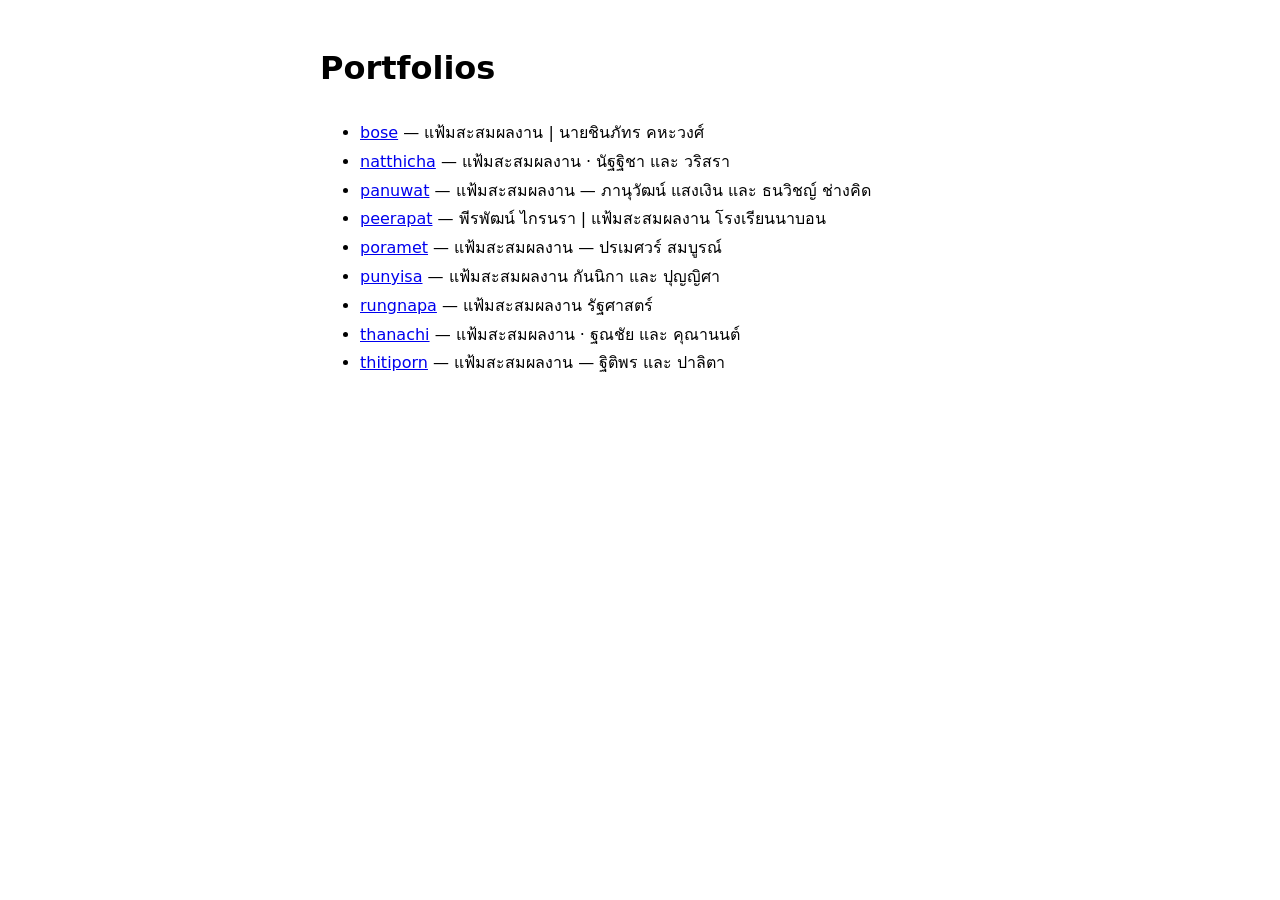
<file: index.html>
<!doctype html>
<html lang="th">
<head>
  <meta charset="utf-8">
  <meta name="viewport" content="width=device-width, initial-scale=1">
  <title>Portfolios</title>
  <style>body{font-family:system-ui,sans-serif;max-width:640px;margin:40px auto;padding:0 16px;line-height:1.8}</style>
</head>
<body>
  <h1>Portfolios</h1>
  <ul>
    <li><a href="bose/">bose</a> — แฟ้มสะสมผลงาน | นายชินภัทร คหะวงศ์</li>
    <li><a href="natthicha/">natthicha</a> — แฟ้มสะสมผลงาน · นัฐฐิชา และ วริสรา</li>
    <li><a href="panuwat/">panuwat</a> — แฟ้มสะสมผลงาน — ภานุวัฒน์ แสงเงิน และ ธนวิชญ์ ช่างคิด</li>
    <li><a href="peerapat/">peerapat</a> — พีรพัฒน์ ไกรนรา | แฟ้มสะสมผลงาน โรงเรียนนาบอน</li>
    <li><a href="poramet/">poramet</a> — แฟ้มสะสมผลงาน — ปรเมศวร์ สมบูรณ์</li>
    <li><a href="punyisa/">punyisa</a> — แฟ้มสะสมผลงาน กันนิกา และ ปุญญิศา</li>
    <li><a href="rungnapa/">rungnapa</a> — แฟ้มสะสมผลงาน รัฐศาสตร์</li>
    <li><a href="thanachi/">thanachi</a> — แฟ้มสะสมผลงาน · ฐณชัย และ คุณานนต์</li>
    <li><a href="thitiporn/">thitiporn</a> — แฟ้มสะสมผลงาน — ฐิติพร และ ปาลิตา</li>
  </ul>
</body>
</html>
</file>
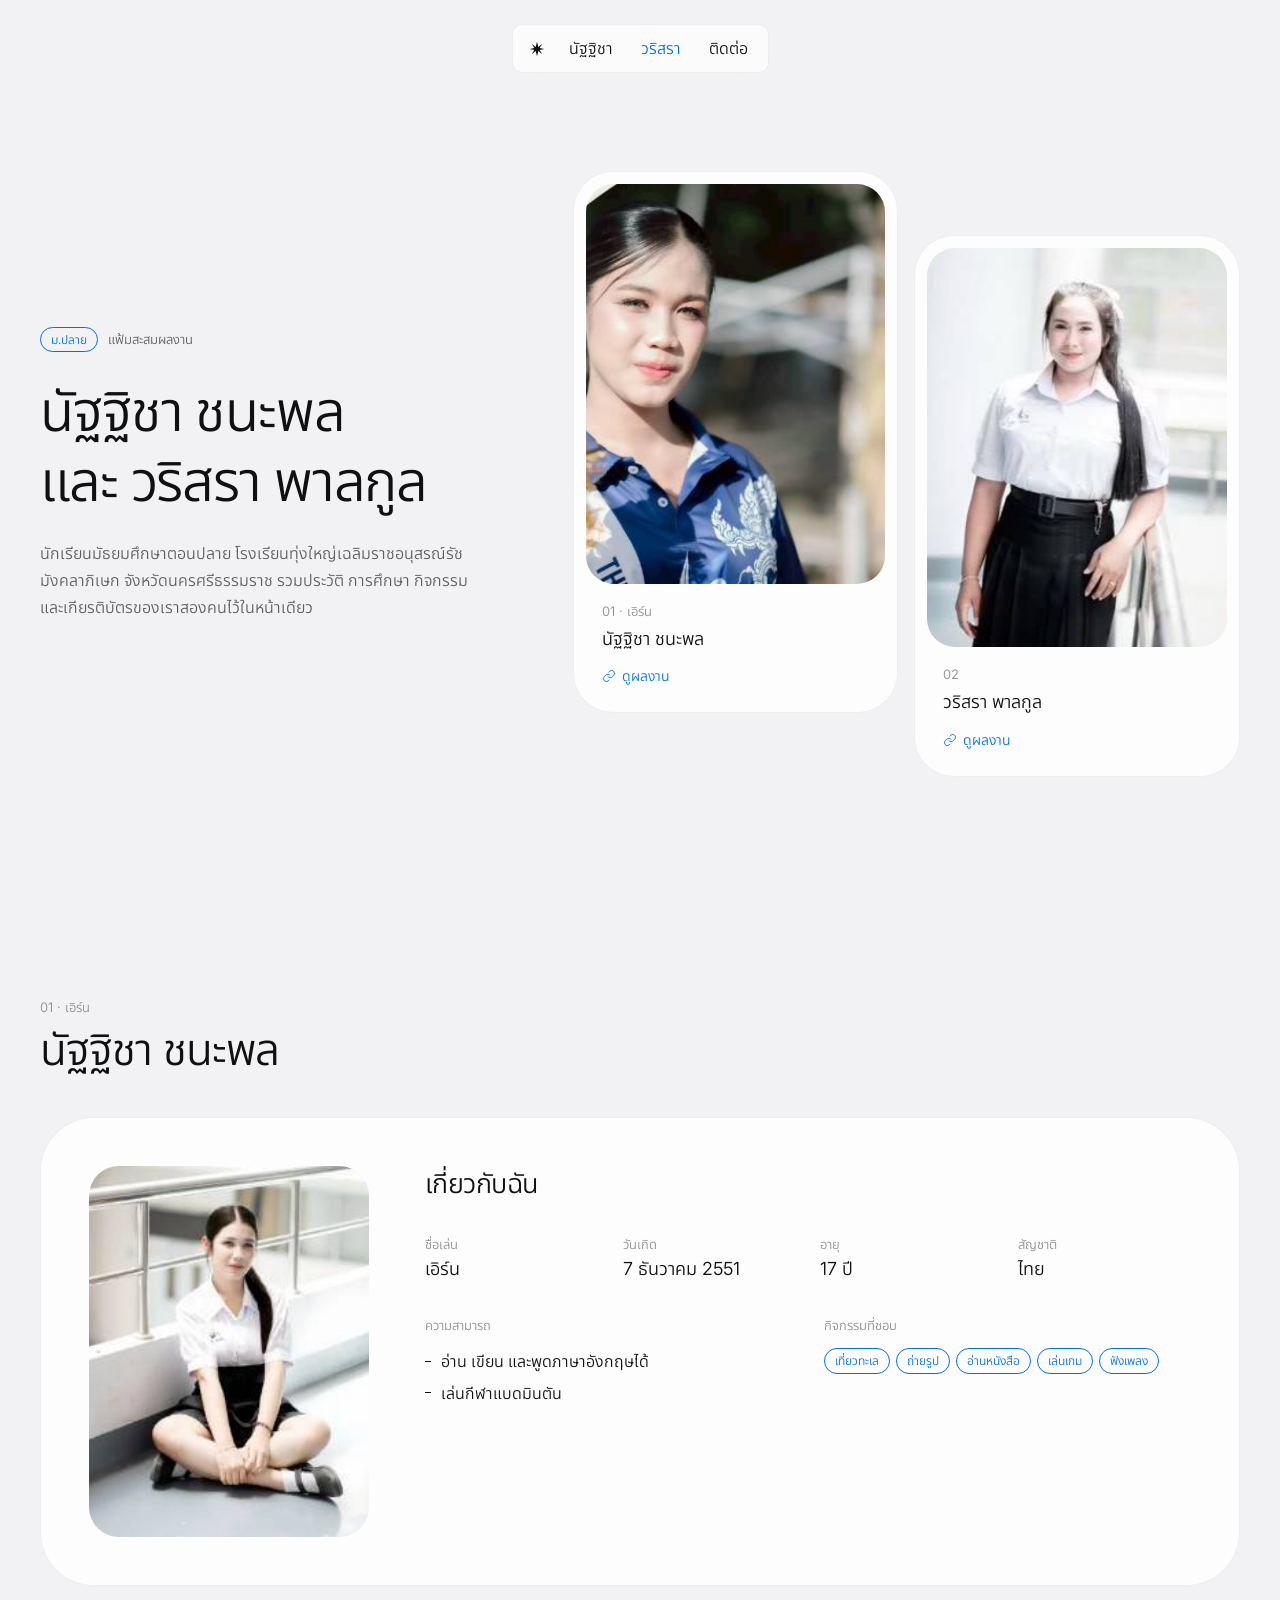
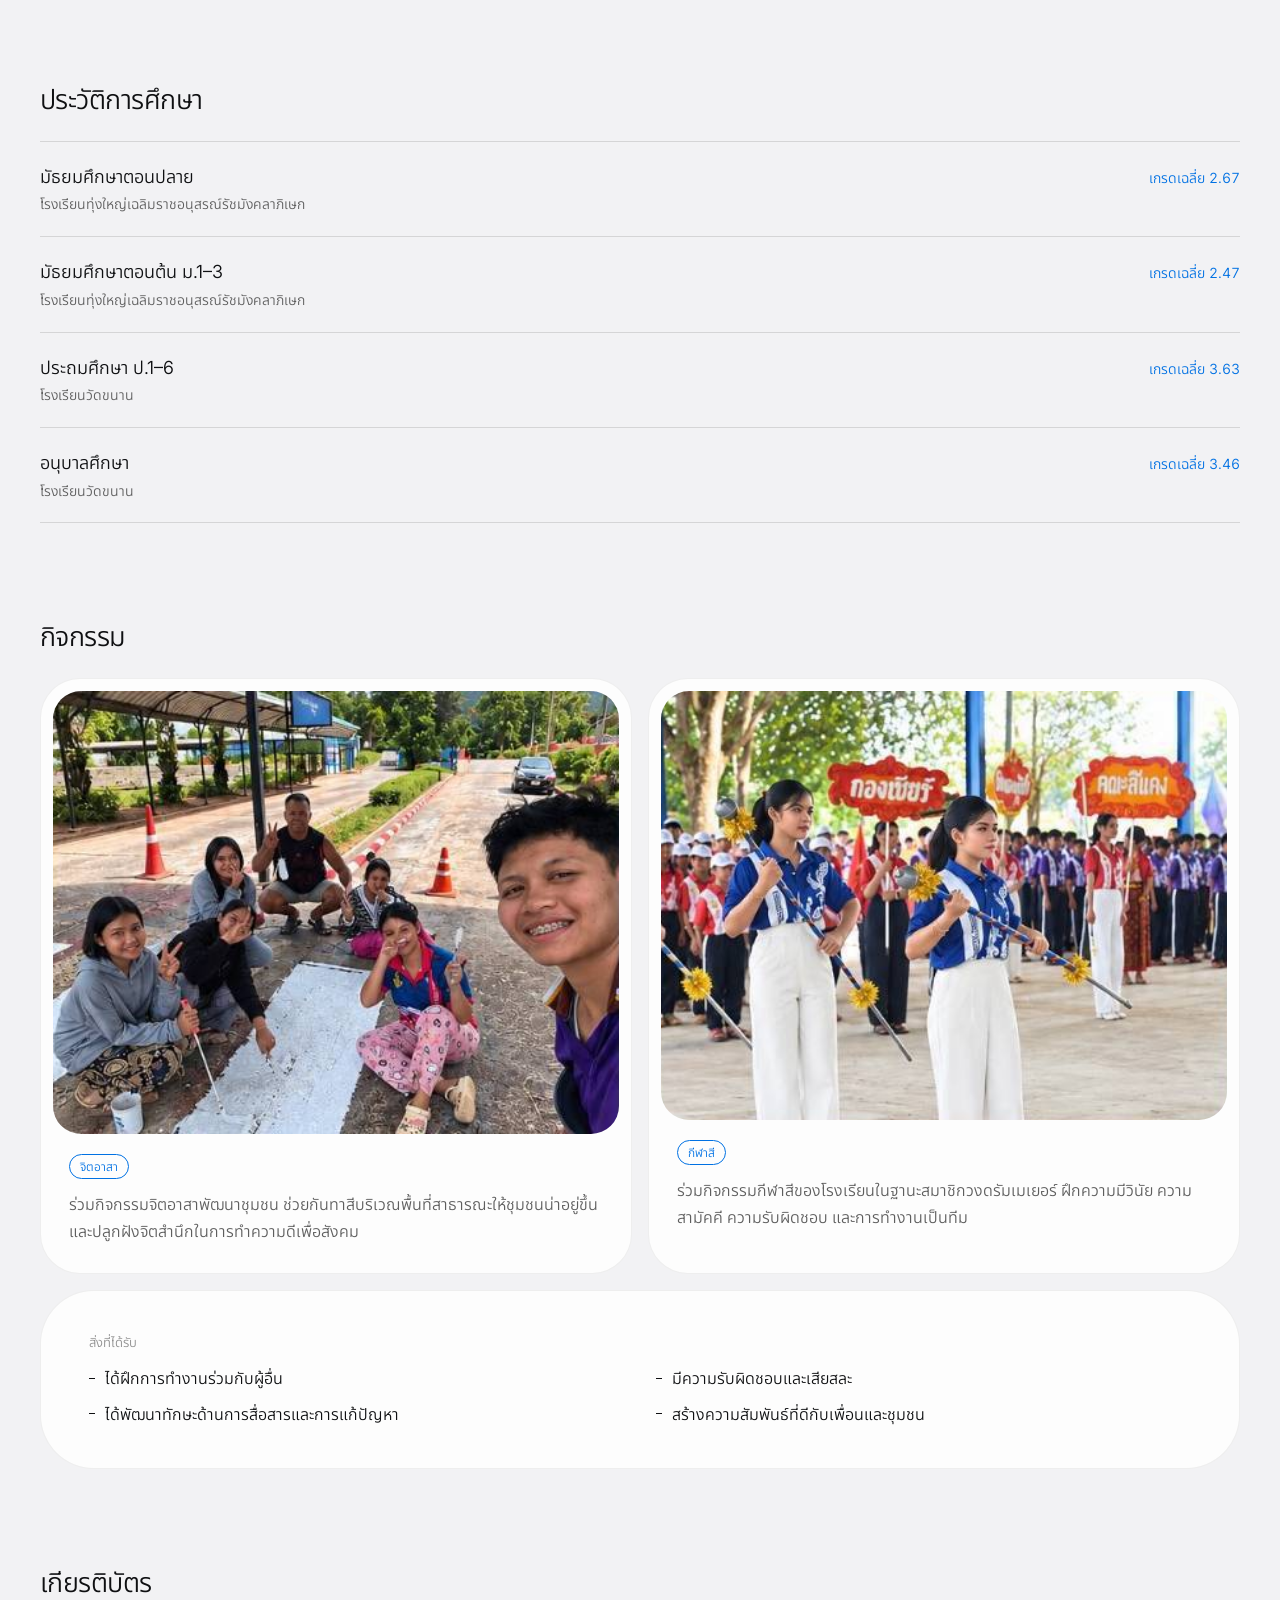
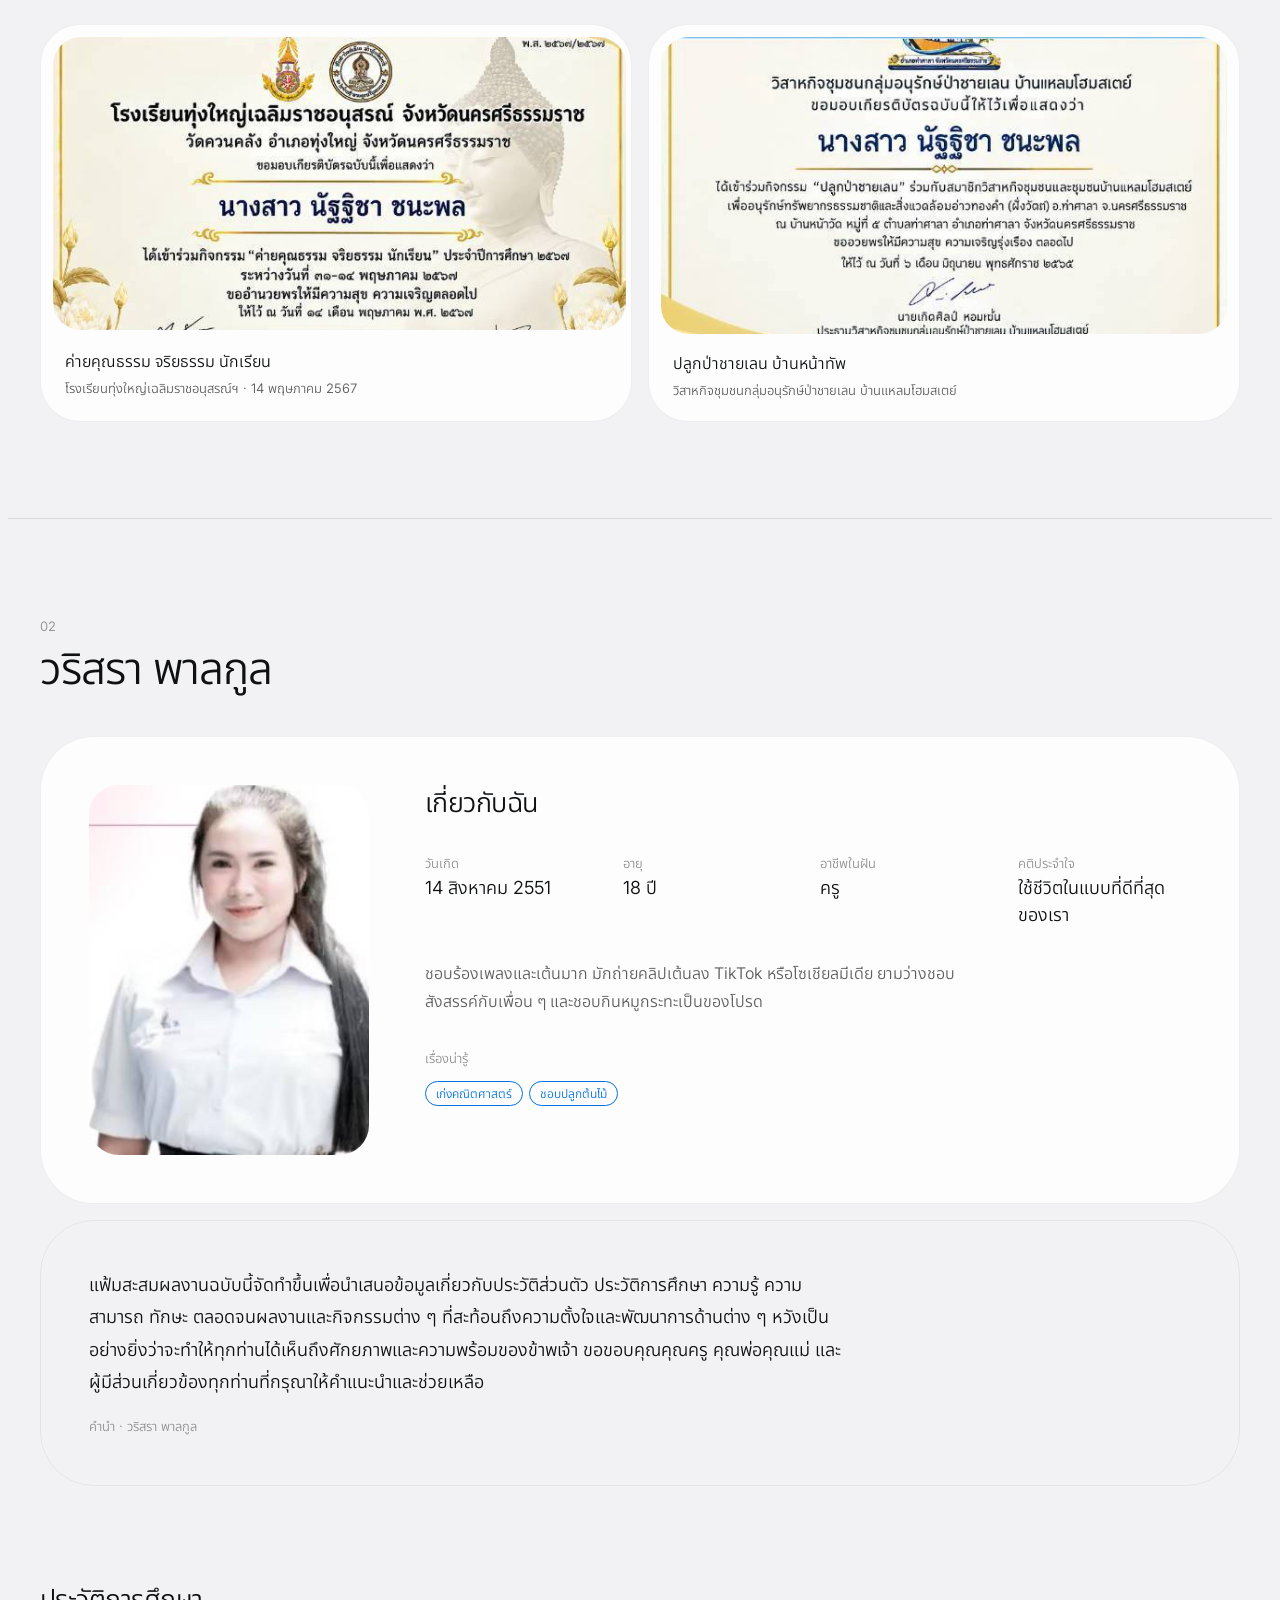
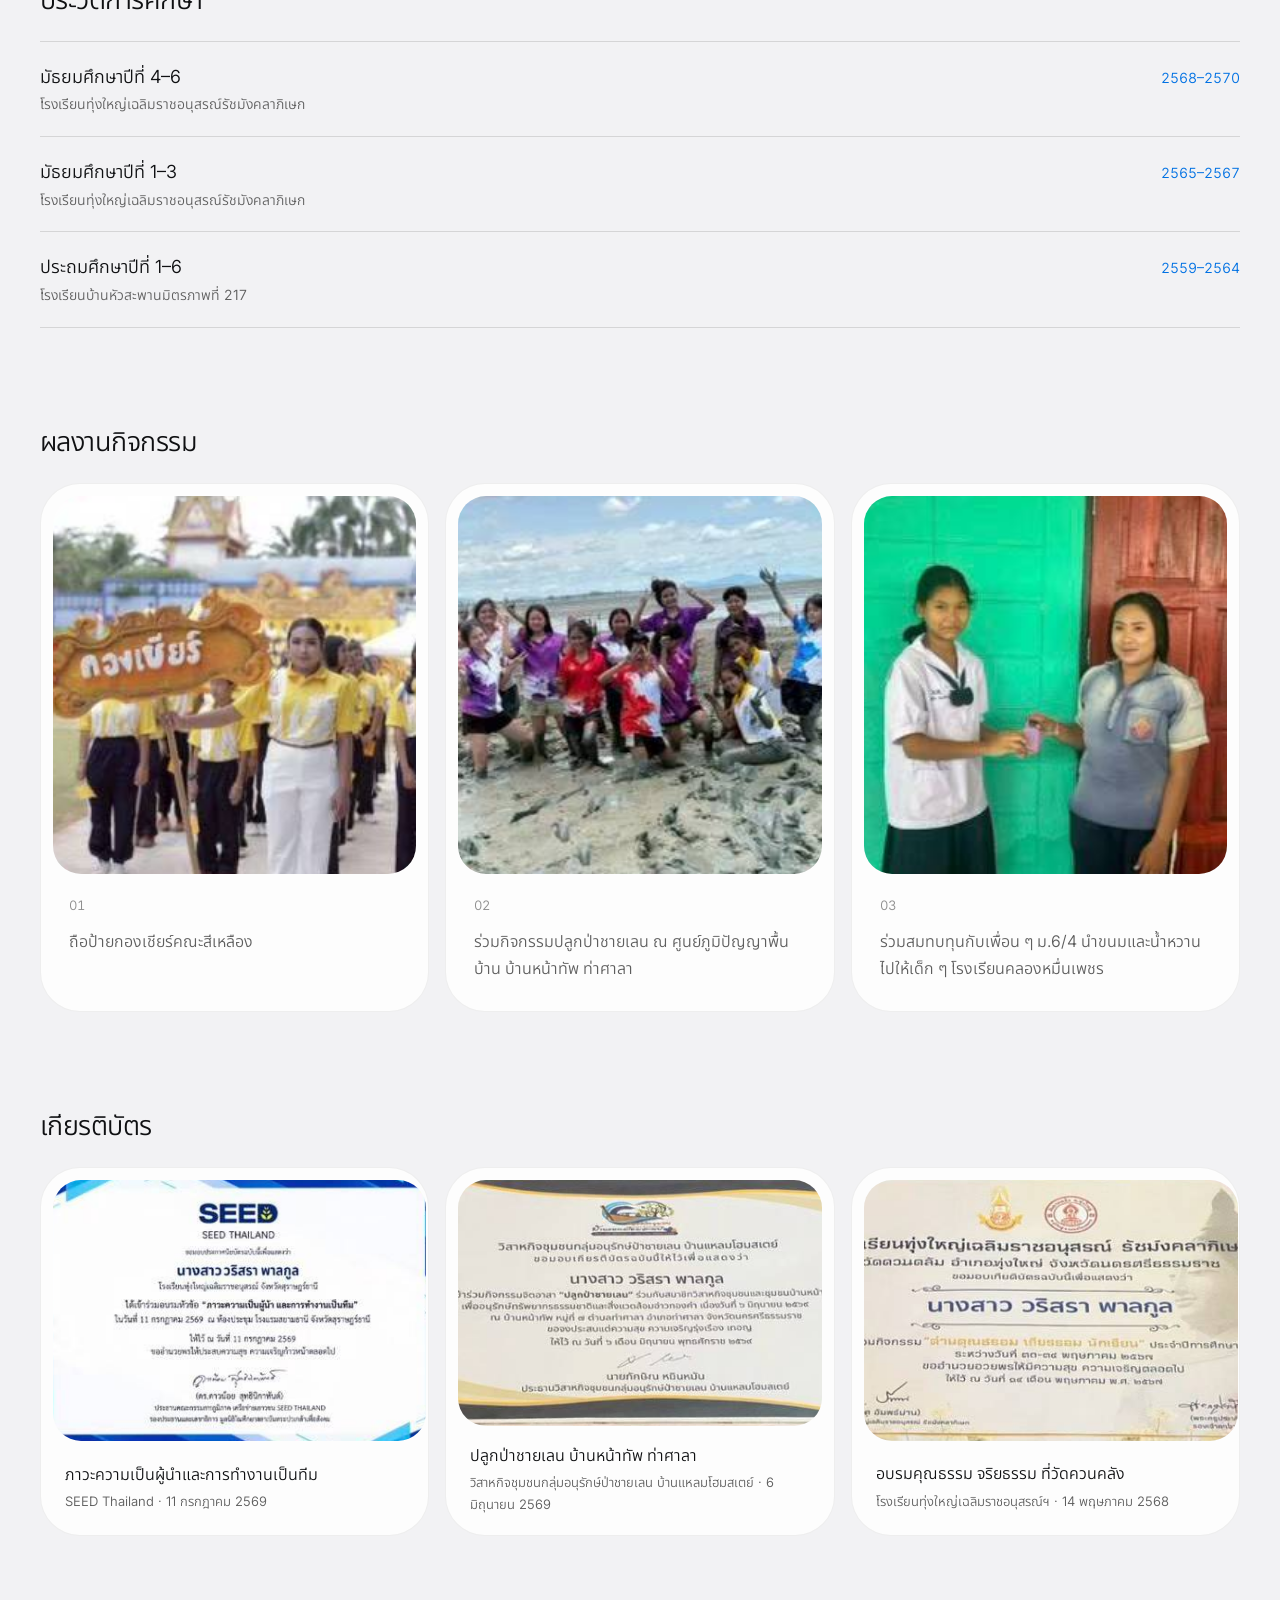
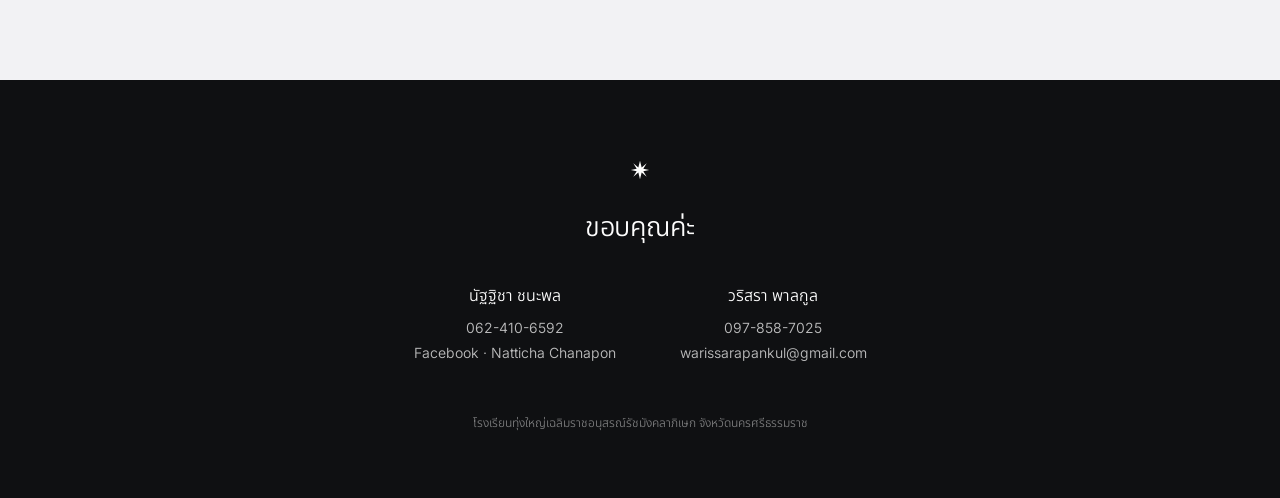
<file: natthicha/index.html>
<!doctype html>
<html lang="th">
<head>
  <meta charset="utf-8">
  <meta name="viewport" content="width=device-width, initial-scale=1">
  <title>แฟ้มสะสมผลงาน · นัฐฐิชา และ วริสรา</title>
  <meta name="description" content="แฟ้มสะสมผลงานของ นัฐฐิชา ชนะพล และ วริสรา พาลกูล นักเรียนโรงเรียนทุ่งใหญ่เฉลิมราชอนุสรณ์รัชมังคลาภิเษก">
  <link rel="preconnect" href="https://fonts.googleapis.com">
  <link rel="preconnect" href="https://fonts.gstatic.com" crossorigin>
  <link rel="stylesheet" href="https://fonts.googleapis.com/css2?family=Inter:wght@300..500&family=Noto+Sans+Thai:wght@300..500&display=swap">
  <link rel="stylesheet" href="style.css">
</head>
<body>

<svg width="0" height="0" style="position:absolute" aria-hidden="true">
  <symbol id="star" viewBox="0 0 24 24"><path d="M12 1l2 8 6-5-4 6.5 7 1.5-7 1.5 4 6.5-6-5-2 8-2-8-6 5 4-6.5L1 12l7-1.5L4 4l6 5z"/></symbol>
  <symbol id="link" viewBox="0 0 24 24" fill="none" stroke="currentColor" stroke-width="1.5" stroke-linecap="round" stroke-linejoin="round"><path d="M10 13a5 5 0 0 0 7.5.5l3-3a5 5 0 0 0-7-7l-1.7 1.7"/><path d="M14 11a5 5 0 0 0-7.5-.5l-3 3a5 5 0 0 0 7 7l1.7-1.7"/></symbol>
</svg>

<header class="nav-wrap">
  <nav class="nav" aria-label="เมนูหลัก">
    <a class="nav-mark" href="#top" aria-label="หน้าแรก"><svg><use href="#star"/></svg></a>
    <a href="#natticha">นัฐฐิชา</a>
    <a href="#warisara">วริสรา</a>
    <a href="#contact">ติดต่อ</a>
  </nav>
</header>

<main id="top">

  <!-- Hero -->
  <section class="hero container">
    <div class="hero-text">
      <p class="banner"><span class="chip">ม.ปลาย</span> แฟ้มสะสมผลงาน</p>
      <h1>นัฐฐิชา ชนะพล<br>และ วริสรา พาลกูล</h1>
      <p class="lead">นักเรียนมัธยมศึกษาตอนปลาย โรงเรียนทุ่งใหญ่เฉลิมราชอนุสรณ์รัชมังคลาภิเษก จังหวัดนครศรีธรรมราช รวมประวัติ การศึกษา กิจกรรม และเกียรติบัตรของเราสองคนไว้ในหน้าเดียว</p>
    </div>

    <div class="hero-people">
      <a class="person-card" href="#natticha">
        <div class="crop" role="img" aria-label="นัฐฐิชา ถือคทาดรัมเมเยอร์"
             style="--src:url('9254.jpg');--W:905;--H:1280;--x:545;--y:515;--w:285;--h:380"></div>
        <div class="person-meta">
          <span class="muted">01 · เอิร์น</span>
          <span class="person-name">นัฐฐิชา ชนะพล</span>
          <span class="blue-link"><svg><use href="#link"/></svg>ดูผลงาน</span>
        </div>
      </a>
      <a class="person-card" href="#warisara">
        <div class="crop" role="img" aria-label="วริสรา ในชุดนักเรียน"
             style="--src:url('9263.jpg');--W:1080;--H:1514;--x:660;--y:205;--w:262;--h:349"></div>
        <div class="person-meta">
          <span class="muted">02</span>
          <span class="person-name">วริสรา พาลกูล</span>
          <span class="blue-link"><svg><use href="#link"/></svg>ดูผลงาน</span>
        </div>
      </a>
    </div>
  </section>

  <!-- ============ Person 1 ============ -->
  <section class="person container" id="natticha">
    <div class="label-pair">
      <span class="muted">01 · เอิร์น</span>
      <h2>นัฐฐิชา ชนะพล</h2>
    </div>

    <article class="card about">
      <div class="crop about-photo" role="img" aria-label="นัฐฐิชา นั่งในชุดนักเรียน"
           style="--src:url('9256.jpg');--W:905;--H:1280;--x:618;--y:112;--w:204;--h:270"></div>
      <div class="about-body">
        <h3>เกี่ยวกับฉัน</h3>
        <dl class="facts">
          <div><dt>ชื่อเล่น</dt><dd>เอิร์น</dd></div>
          <div><dt>วันเกิด</dt><dd>7 ธันวาคม 2551</dd></div>
          <div><dt>อายุ</dt><dd>17 ปี</dd></div>
          <div><dt>สัญชาติ</dt><dd>ไทย</dd></div>
        </dl>
        <div class="about-cols">
          <div>
            <h4>ความสามารถ</h4>
            <ul class="list">
              <li>อ่าน เขียน และพูดภาษาอังกฤษได้</li>
              <li>เล่นกีฬาแบดมินตัน</li>
            </ul>
          </div>
          <div>
            <h4>กิจกรรมที่ชอบ</h4>
            <div class="chips">
              <span class="chip">เที่ยวทะเล</span><span class="chip">ถ่ายรูป</span><span class="chip">อ่านหนังสือ</span><span class="chip">เล่นเกม</span><span class="chip">ฟังเพลง</span>
            </div>
          </div>
        </div>
      </div>
    </article>

    <div class="block">
      <h3 class="block-title">ประวัติการศึกษา</h3>
      <ol class="rows">
        <li><span class="row-main">มัธยมศึกษาตอนปลาย<small>โรงเรียนทุ่งใหญ่เฉลิมราชอนุสรณ์รัชมังคลาภิเษก</small></span><span class="num">เกรดเฉลี่ย 2.67</span></li>
        <li><span class="row-main">มัธยมศึกษาตอนต้น ม.1–3<small>โรงเรียนทุ่งใหญ่เฉลิมราชอนุสรณ์รัชมังคลาภิเษก</small></span><span class="num">เกรดเฉลี่ย 2.47</span></li>
        <li><span class="row-main">ประถมศึกษา ป.1–6<small>โรงเรียนวัดขนาน</small></span><span class="num">เกรดเฉลี่ย 3.63</span></li>
        <li><span class="row-main">อนุบาลศึกษา<small>โรงเรียนวัดขนาน</small></span><span class="num">เกรดเฉลี่ย 3.46</span></li>
      </ol>
    </div>

    <div class="block">
      <h3 class="block-title">กิจกรรม</h3>
      <div class="activities two">
        <figure class="activity">
          <div class="crop" role="img" aria-label="ทาสีพื้นที่สาธารณะกับเพื่อนในชุมชน"
               style="--src:url('9257.jpg');--W:853;--H:1280;--x:26;--y:176;--w:430;--h:336"></div>
          <figcaption>
            <span class="chip">จิตอาสา</span>
            <p>ร่วมกิจกรรมจิตอาสาพัฒนาชุมชน ช่วยกันทาสีบริเวณพื้นที่สาธารณะให้ชุมชนน่าอยู่ขึ้น และปลูกฝังจิตสำนึกในการทำความดีเพื่อสังคม</p>
          </figcaption>
        </figure>
        <figure class="activity">
          <div class="crop" role="img" aria-label="วงดรัมเมเยอร์ในงานกีฬาสี"
               style="--src:url('9257.jpg');--W:853;--H:1280;--x:30;--y:552;--w:444;--h:336"></div>
          <figcaption>
            <span class="chip">กีฬาสี</span>
            <p>ร่วมกิจกรรมกีฬาสีของโรงเรียนในฐานะสมาชิกวงดรัมเมเยอร์ ฝึกความมีวินัย ความสามัคคี ความรับผิดชอบ และการทำงานเป็นทีม</p>
          </figcaption>
        </figure>
      </div>
      <div class="card takeaways">
        <h4>สิ่งที่ได้รับ</h4>
        <ul class="list cols">
          <li>ได้ฝึกการทำงานร่วมกับผู้อื่น</li>
          <li>มีความรับผิดชอบและเสียสละ</li>
          <li>ได้พัฒนาทักษะด้านการสื่อสารและการแก้ปัญหา</li>
          <li>สร้างความสัมพันธ์ที่ดีกับเพื่อนและชุมชน</li>
        </ul>
      </div>
    </div>

    <div class="block">
      <h3 class="block-title">เกียรติบัตร</h3>
      <div class="certs">
        <button class="cert" type="button" aria-label="ขยายเกียรติบัตรค่ายคุณธรรม">
          <div class="crop" role="img" aria-label="เกียรติบัตรค่ายคุณธรรม จริยธรรม นักเรียน"
               style="--src:url('9258.jpg');--W:905;--H:1280;--x:150;--y:455;--w:620;--h:318"></div>
          <span class="cert-text">ค่ายคุณธรรม จริยธรรม นักเรียน<small>โรงเรียนทุ่งใหญ่เฉลิมราชอนุสรณ์ฯ · 14 พฤษภาคม 2567</small></span>
        </button>
        <button class="cert" type="button" aria-label="ขยายเกียรติบัตรปลูกป่าชายเลน">
          <div class="crop" role="img" aria-label="เกียรติบัตรปลูกป่าชายเลน"
               style="--src:url('9258.jpg');--W:905;--H:1280;--x:150;--y:888;--w:606;--h:318"></div>
          <span class="cert-text">ปลูกป่าชายเลน บ้านหน้าทัพ<small>วิสาหกิจชุมชนกลุ่มอนุรักษ์ป่าชายเลน บ้านแหลมโฮมสเตย์</small></span>
        </button>
      </div>
    </div>
  </section>

  <!-- ============ Person 2 ============ -->
  <section class="person container" id="warisara">
    <div class="label-pair">
      <span class="muted">02</span>
      <h2>วริสรา พาลกูล</h2>
    </div>

    <article class="card about">
      <div class="crop about-photo" role="img" aria-label="วริสรา นั่งในชุดนักเรียน"
           style="--src:url('9267.jpg');--W:1078;--H:1518;--x:745;--y:815;--w:315;--h:416"></div>
      <div class="about-body">
        <h3>เกี่ยวกับฉัน</h3>
        <dl class="facts">
          <div><dt>วันเกิด</dt><dd>14 สิงหาคม 2551</dd></div>
          <div><dt>อายุ</dt><dd>18 ปี</dd></div>
          <div><dt>อาชีพในฝัน</dt><dd>ครู</dd></div>
          <div><dt>คติประจำใจ</dt><dd>ใช้ชีวิตในแบบที่ดีที่สุดของเรา</dd></div>
        </dl>
        <p class="body-copy">ชอบร้องเพลงและเต้นมาก มักถ่ายคลิปเต้นลง TikTok หรือโซเชียลมีเดีย ยามว่างชอบสังสรรค์กับเพื่อน ๆ และชอบกินหมูกระทะเป็นของโปรด</p>
        <div class="about-cols">
          <div>
            <h4>เรื่องน่ารู้</h4>
            <div class="chips"><span class="chip">เก่งคณิตศาสตร์</span><span class="chip">ชอบปลูกต้นไม้</span></div>
          </div>
        </div>
      </div>
    </article>

    <blockquote class="foreword">
      <p>แฟ้มสะสมผลงานฉบับนี้จัดทำขึ้นเพื่อนำเสนอข้อมูลเกี่ยวกับประวัติส่วนตัว ประวัติการศึกษา ความรู้ ความสามารถ ทักษะ ตลอดจนผลงานและกิจกรรมต่าง ๆ ที่สะท้อนถึงความตั้งใจและพัฒนาการด้านต่าง ๆ หวังเป็นอย่างยิ่งว่าจะทำให้ทุกท่านได้เห็นถึงศักยภาพและความพร้อมของข้าพเจ้า ขอขอบคุณคุณครู คุณพ่อคุณแม่ และผู้มีส่วนเกี่ยวข้องทุกท่านที่กรุณาให้คำแนะนำและช่วยเหลือ</p>
      <footer class="muted">คำนำ · วริสรา พาลกูล</footer>
    </blockquote>

    <div class="block">
      <h3 class="block-title">ประวัติการศึกษา</h3>
      <ol class="rows">
        <li><span class="row-main">มัธยมศึกษาปีที่ 4–6<small>โรงเรียนทุ่งใหญ่เฉลิมราชอนุสรณ์รัชมังคลาภิเษก</small></span><span class="num">2568–2570</span></li>
        <li><span class="row-main">มัธยมศึกษาปีที่ 1–3<small>โรงเรียนทุ่งใหญ่เฉลิมราชอนุสรณ์รัชมังคลาภิเษก</small></span><span class="num">2565–2567</span></li>
        <li><span class="row-main">ประถมศึกษาปีที่ 1–6<small>โรงเรียนบ้านหัวสะพานมิตรภาพที่ 217</small></span><span class="num">2559–2564</span></li>
      </ol>
    </div>

    <div class="block">
      <h3 class="block-title">ผลงานกิจกรรม</h3>
      <div class="activities three">
        <figure class="activity">
          <div class="crop" role="img" aria-label="ถือป้ายกองเชียร์คณะสีเหลือง"
               style="--src:url('9265.jpg');--W:1084;--H:1511;--x:150;--y:396;--w:245;--h:255"></div>
          <figcaption><span class="muted num">01</span><p>ถือป้ายกองเชียร์คณะสีเหลือง</p></figcaption>
        </figure>
        <figure class="activity">
          <div class="crop" role="img" aria-label="ปลูกป่าชายเลนกับเพื่อน ๆ"
               style="--src:url('9265.jpg');--W:1084;--H:1511;--x:150;--y:730;--w:245;--h:255"></div>
          <figcaption><span class="muted num">02</span><p>ร่วมกิจกรรมปลูกป่าชายเลน ณ ศูนย์ภูมิปัญญาพื้นบ้าน บ้านหน้าทัพ ท่าศาลา</p></figcaption>
        </figure>
        <figure class="activity">
          <div class="crop" role="img" aria-label="มอบขนมให้เด็ก ๆ โรงเรียนคลองหมื่นเพชร"
               style="--src:url('9265.jpg');--W:1084;--H:1511;--x:150;--y:1063;--w:245;--h:255"></div>
          <figcaption><span class="muted num">03</span><p>ร่วมสมทบทุนกับเพื่อน ๆ ม.6/4 นำขนมและน้ำหวานไปให้เด็ก ๆ โรงเรียนคลองหมื่นเพชร</p></figcaption>
        </figure>
      </div>
    </div>

    <div class="block">
      <h3 class="block-title">เกียรติบัตร</h3>
      <div class="certs">
        <button class="cert" type="button" aria-label="ขยายเกียรติบัตร SEED Thailand">
          <div class="crop" role="img" aria-label="เกียรติบัตร SEED Thailand"
               style="--src:url('9266.jpg');--W:1083;--H:1511;--x:128;--y:306;--w:394;--h:276"></div>
          <span class="cert-text">ภาวะความเป็นผู้นำและการทำงานเป็นทีม<small>SEED Thailand · 11 กรกฎาคม 2569</small></span>
        </button>
        <button class="cert" type="button" aria-label="ขยายเกียรติบัตรปลูกป่าชายเลน">
          <div class="crop" role="img" aria-label="เกียรติบัตรปลูกป่าชายเลน"
               style="--src:url('9266.jpg');--W:1083;--H:1511;--x:128;--y:672;--w:404;--h:274"></div>
          <span class="cert-text">ปลูกป่าชายเลน บ้านหน้าทัพ ท่าศาลา<small>วิสาหกิจชุมชนกลุ่มอนุรักษ์ป่าชายเลน บ้านแหลมโฮมสเตย์ · 6 มิถุนายน 2569</small></span>
        </button>
        <button class="cert" type="button" aria-label="ขยายเกียรติบัตรอบรมคุณธรรม">
          <div class="crop" role="img" aria-label="เกียรติบัตรอบรมคุณธรรม จริยธรรม"
               style="--src:url('9266.jpg');--W:1083;--H:1511;--x:128;--y:1034;--w:404;--h:282"></div>
          <span class="cert-text">อบรมคุณธรรม จริยธรรม ที่วัดควนคลัง<small>โรงเรียนทุ่งใหญ่เฉลิมราชอนุสรณ์ฯ · 14 พฤษภาคม 2568</small></span>
        </button>
      </div>
    </div>
  </section>
</main>

<footer class="footer" id="contact">
  <div class="container footer-inner">
    <svg class="footer-mark" aria-hidden="true"><use href="#star"/></svg>
    <p class="footer-title">ขอบคุณค่ะ</p>
    <div class="footer-contacts">
      <div>
        <span class="footer-label">นัฐฐิชา ชนะพล</span>
        <a href="tel:0624106592">062-410-6592</a>
        <span>Facebook · Natticha Chanapon</span>
      </div>
      <div>
        <span class="footer-label">วริสรา พาลกูล</span>
        <a href="tel:0978587025">097-858-7025</a>
        <a href="mailto:warissarapankul@gmail.com">warissarapankul@gmail.com</a>
      </div>
    </div>
    <p class="footer-small">โรงเรียนทุ่งใหญ่เฉลิมราชอนุสรณ์รัชมังคลาภิเษก จังหวัดนครศรีธรรมราช</p>
  </div>
</footer>

<dialog class="lightbox" aria-label="ภาพเกียรติบัตร">
  <div class="crop" role="img"></div>
  <button class="lightbox-close" type="button">ปิด</button>
</dialog>

<script src="script.js"></script>
</body>
</html>
</file>
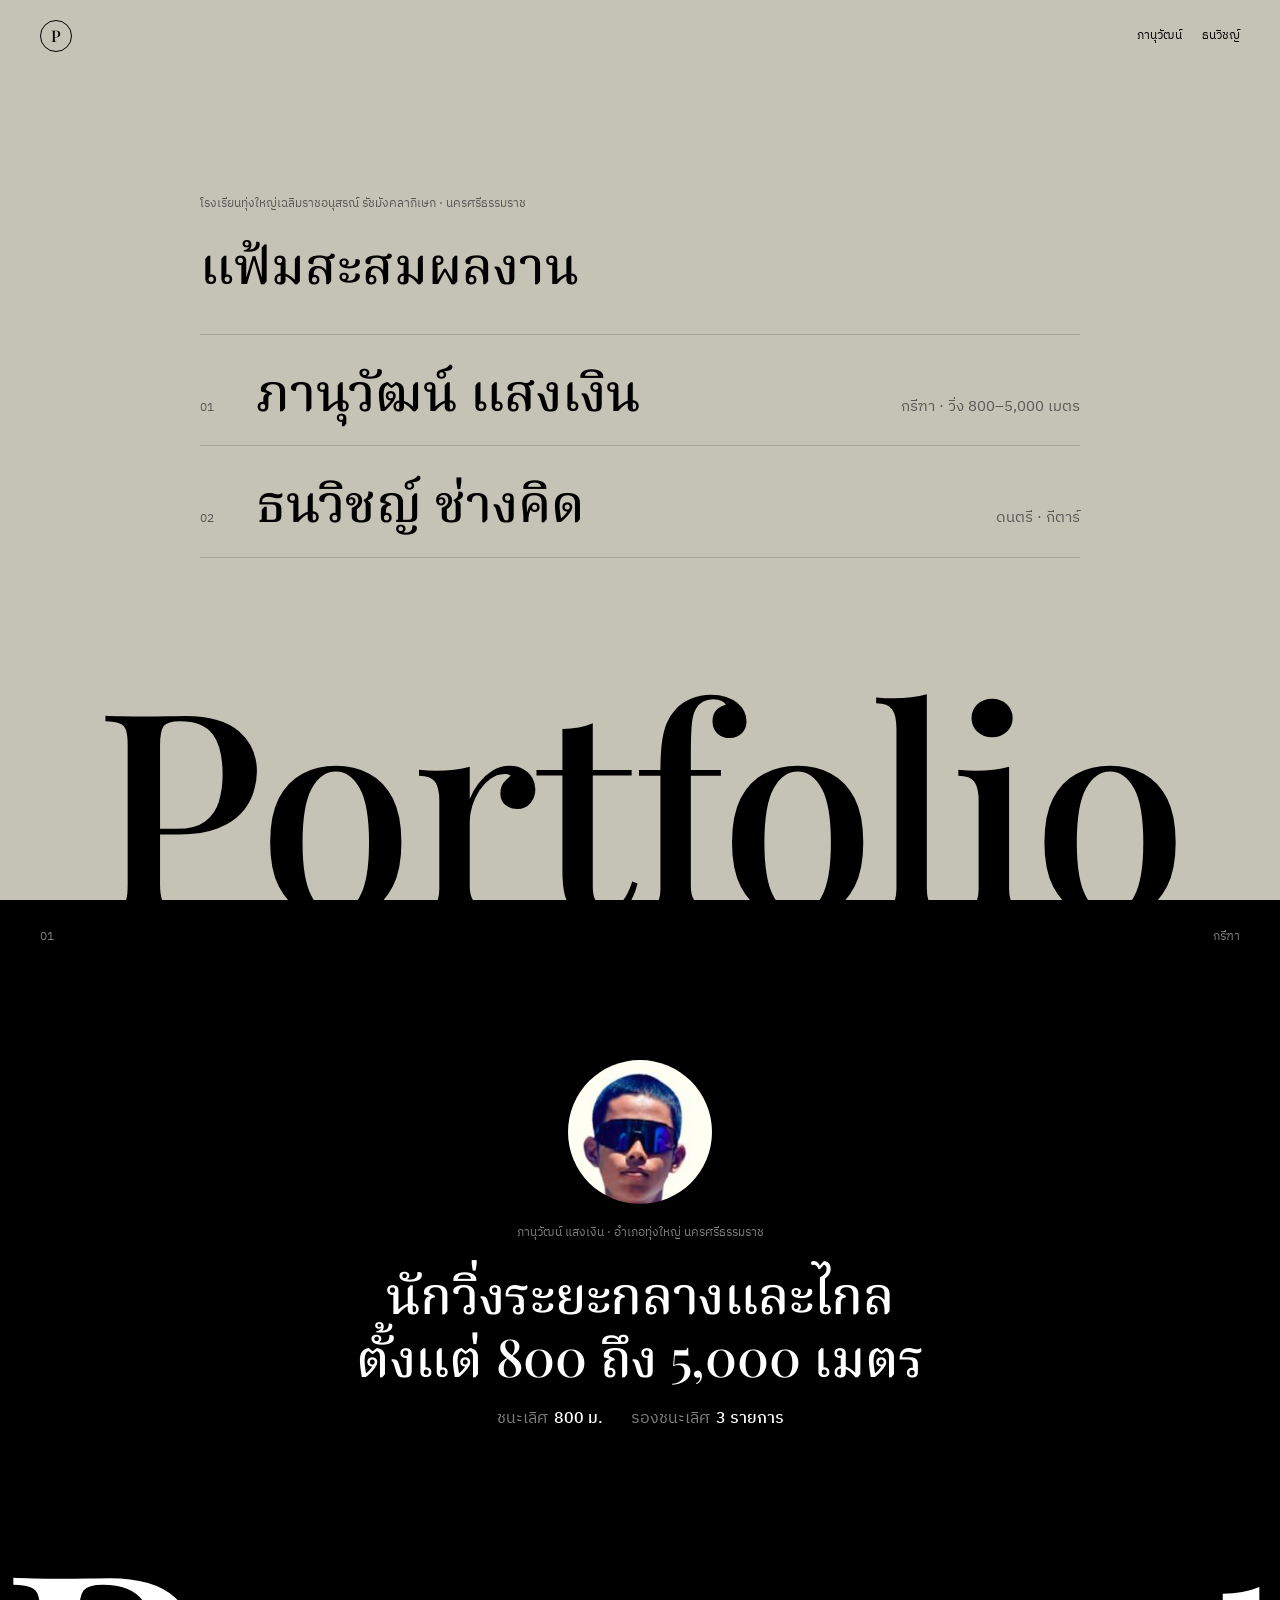
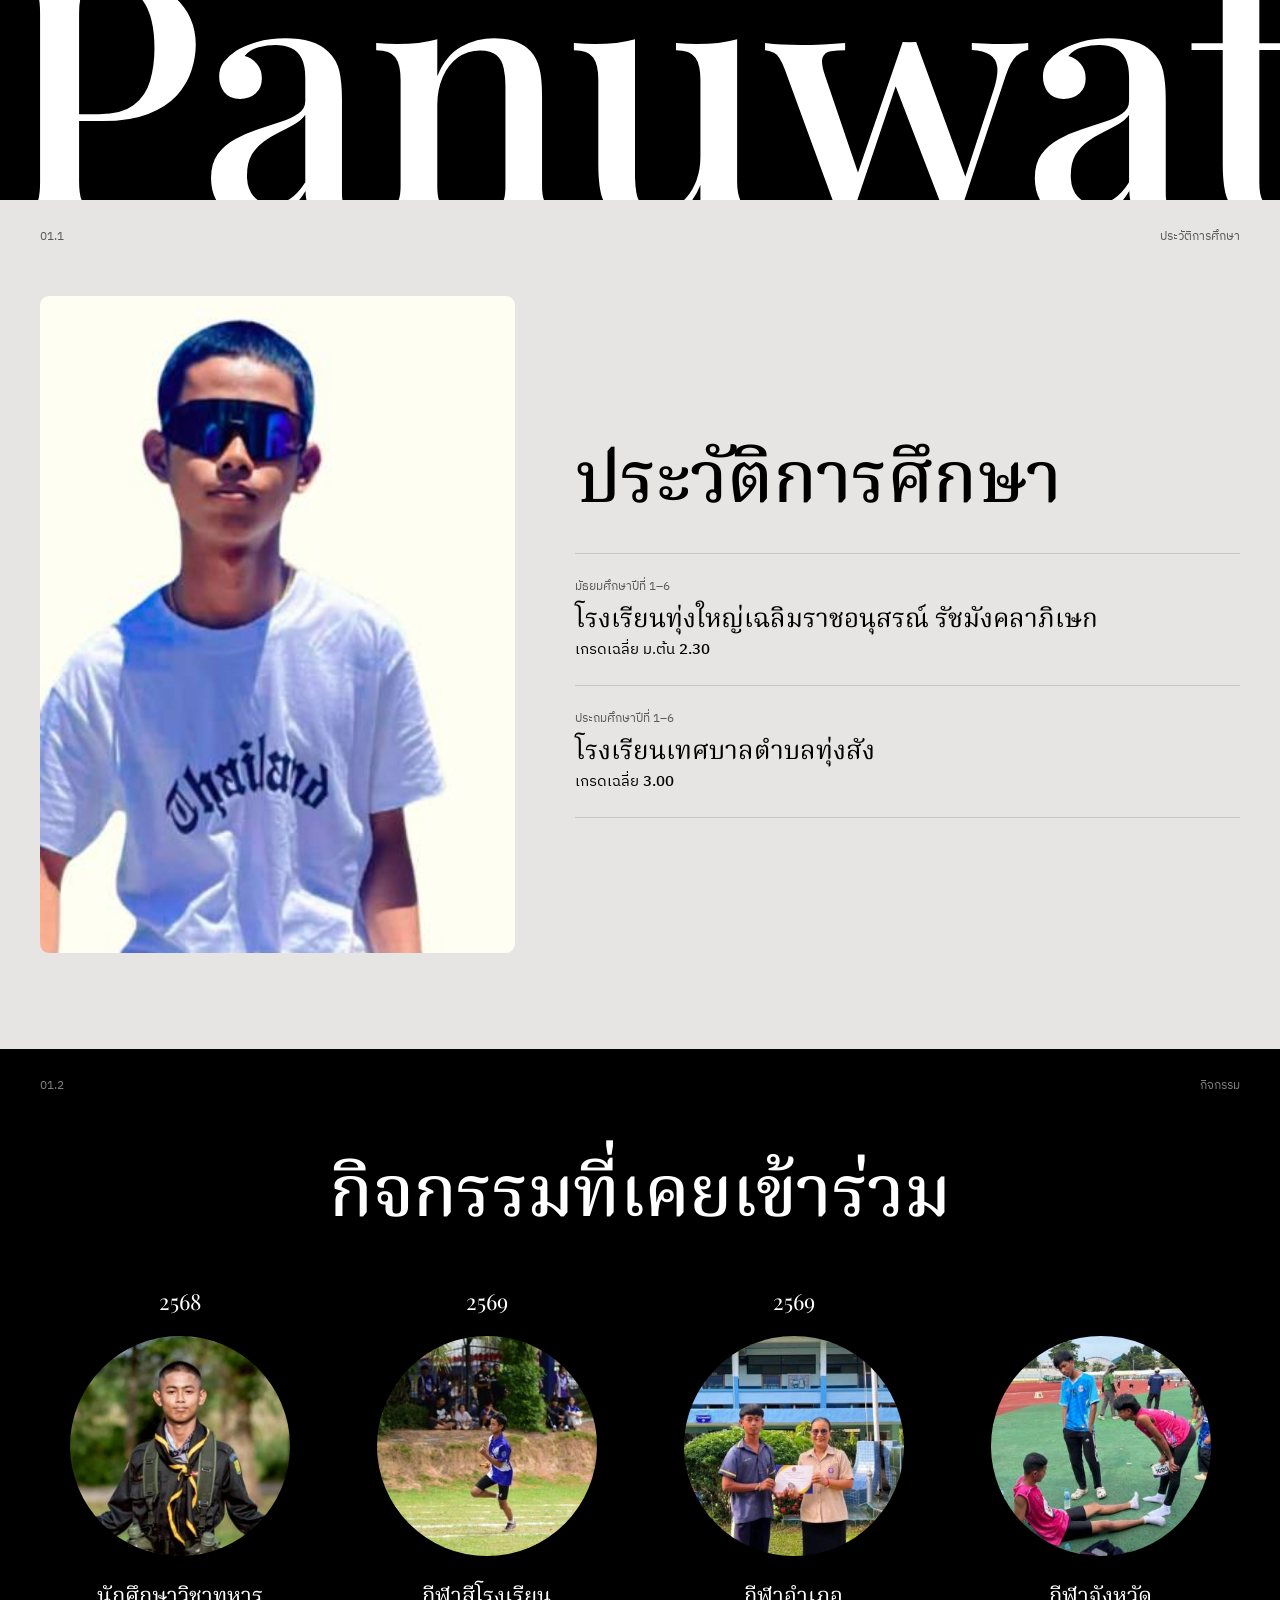
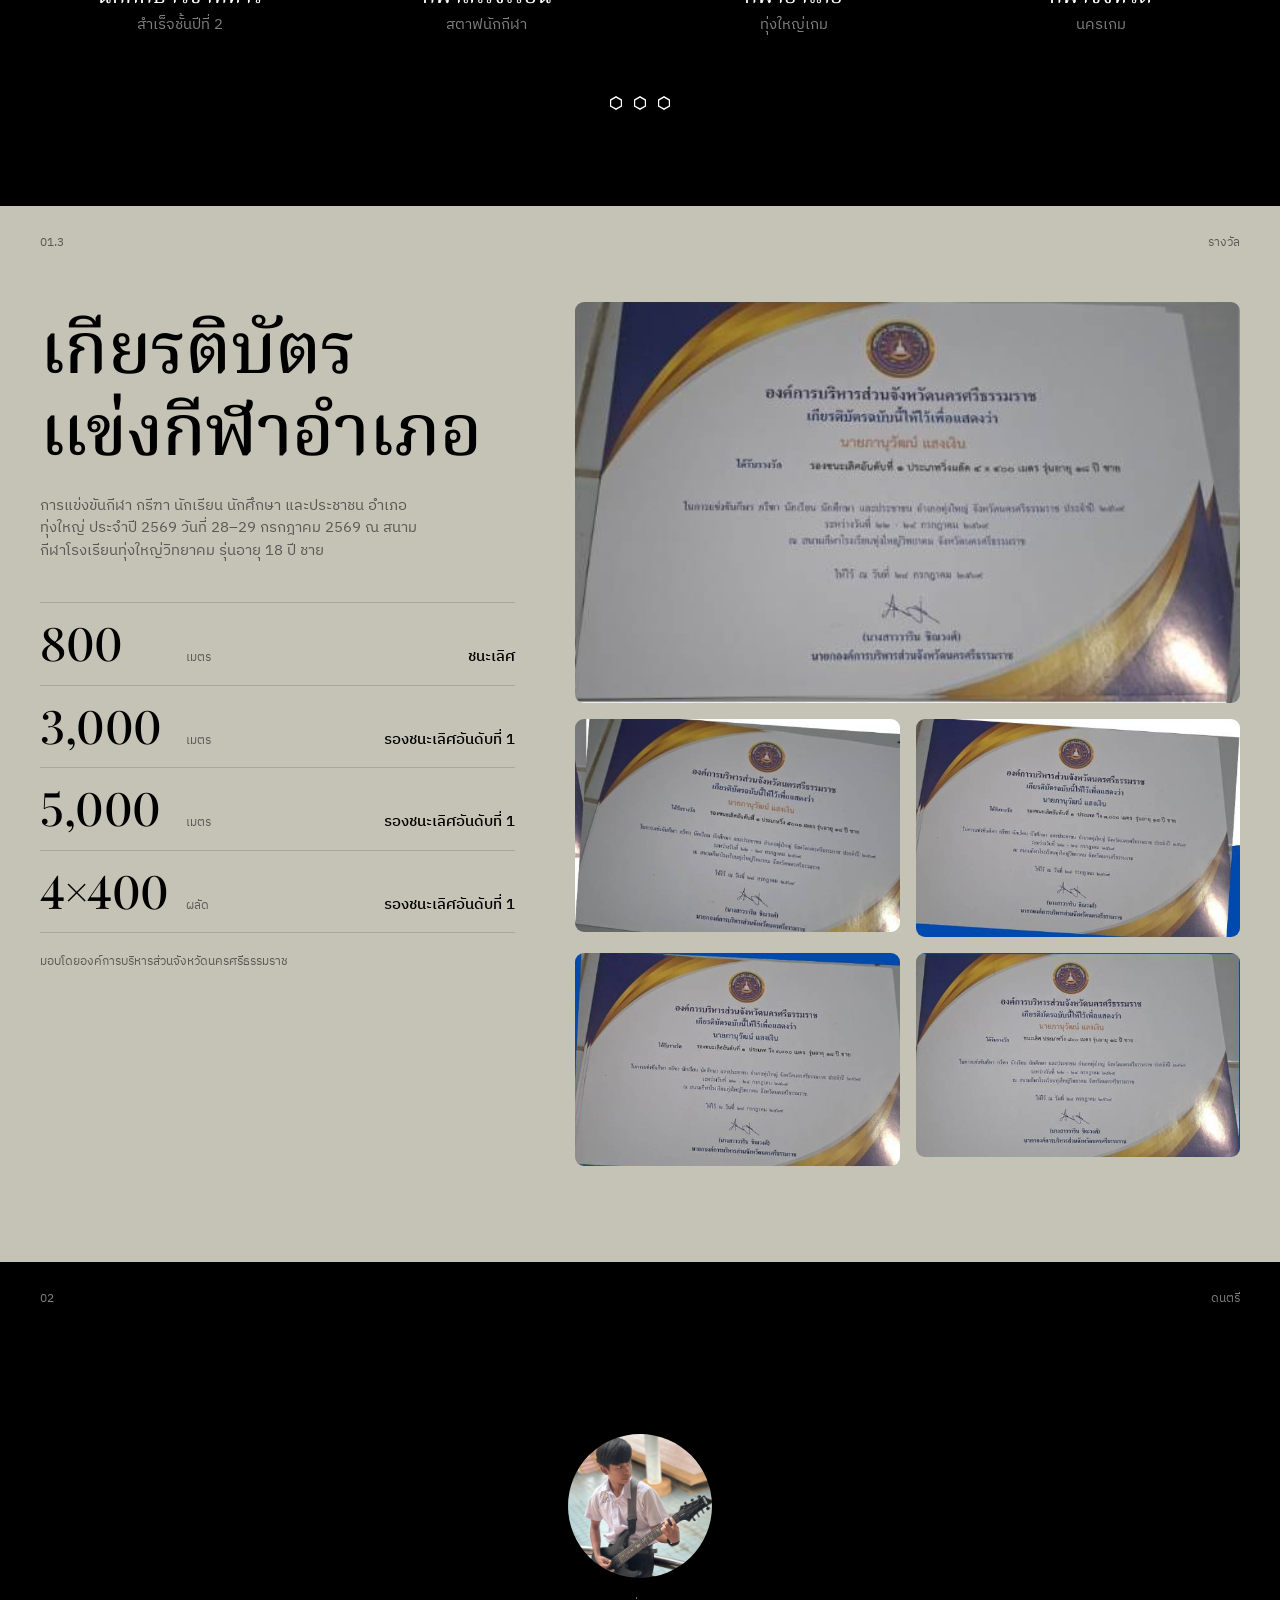
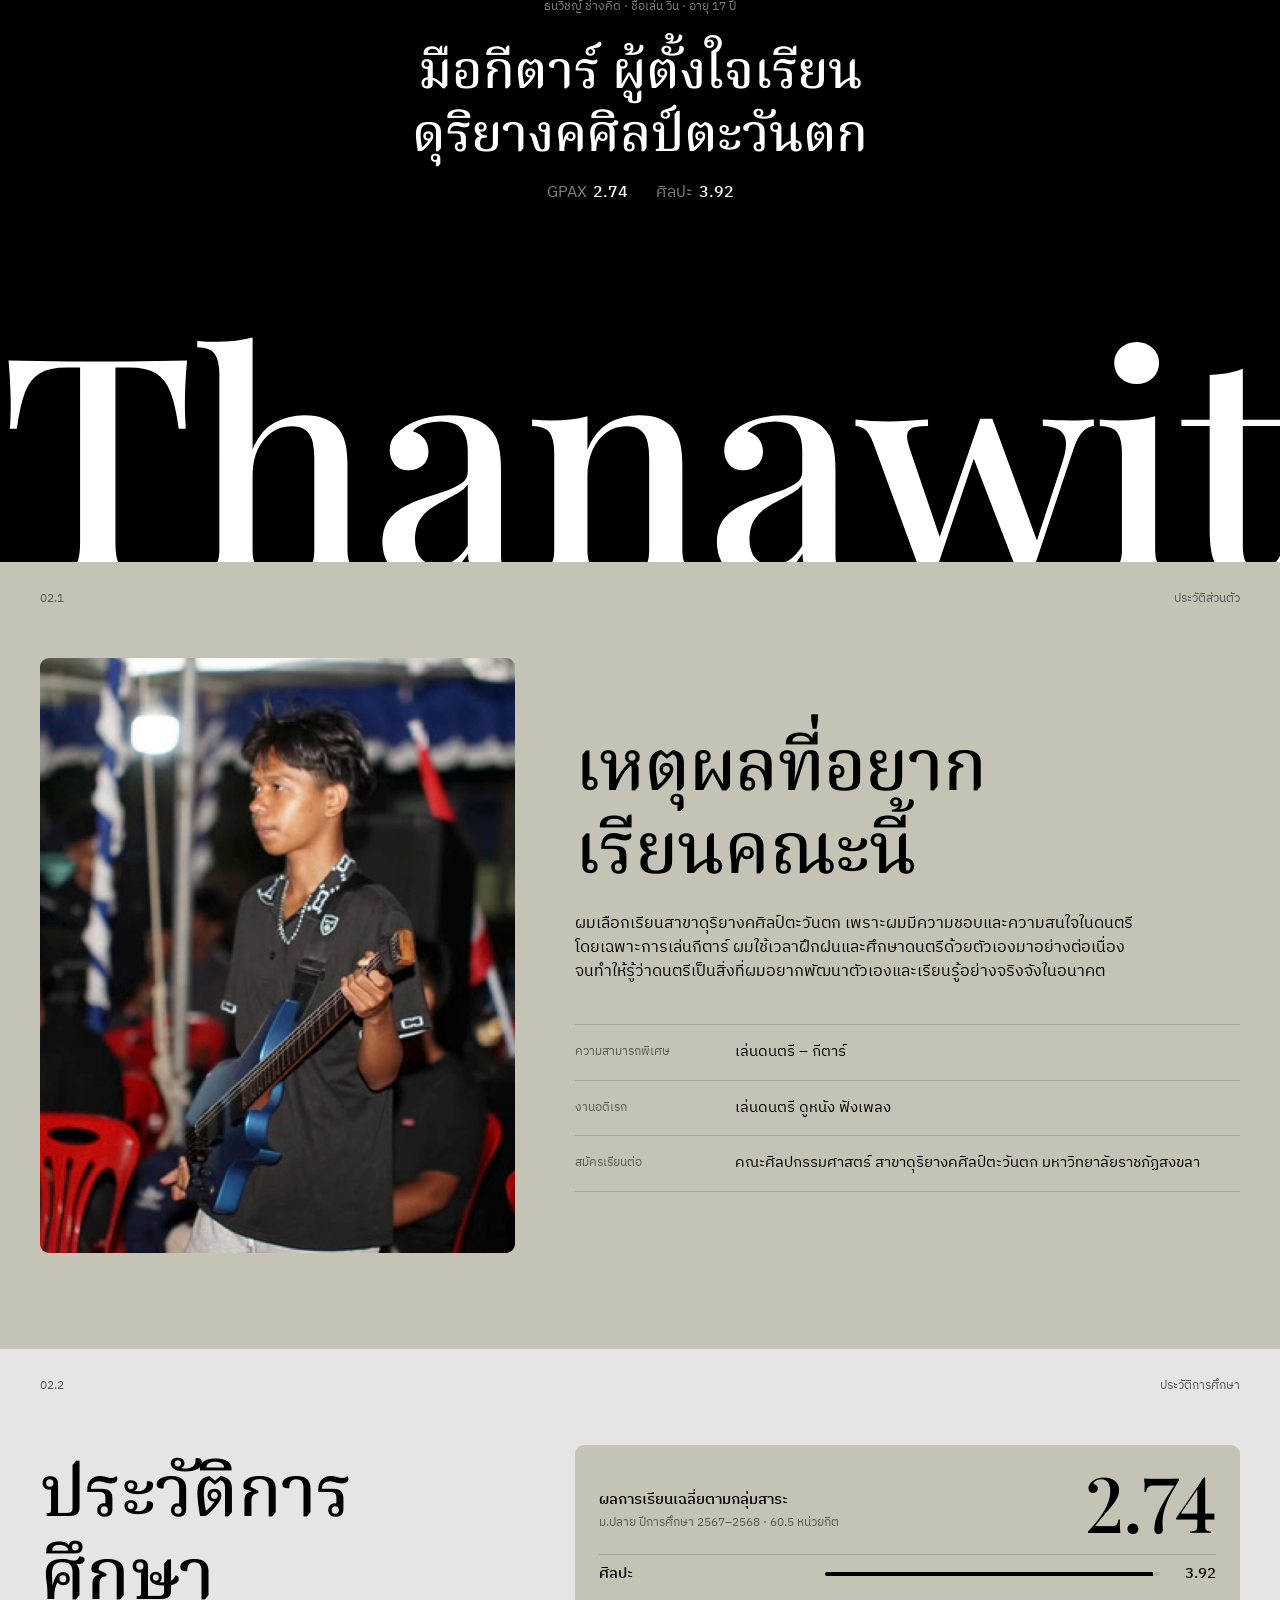
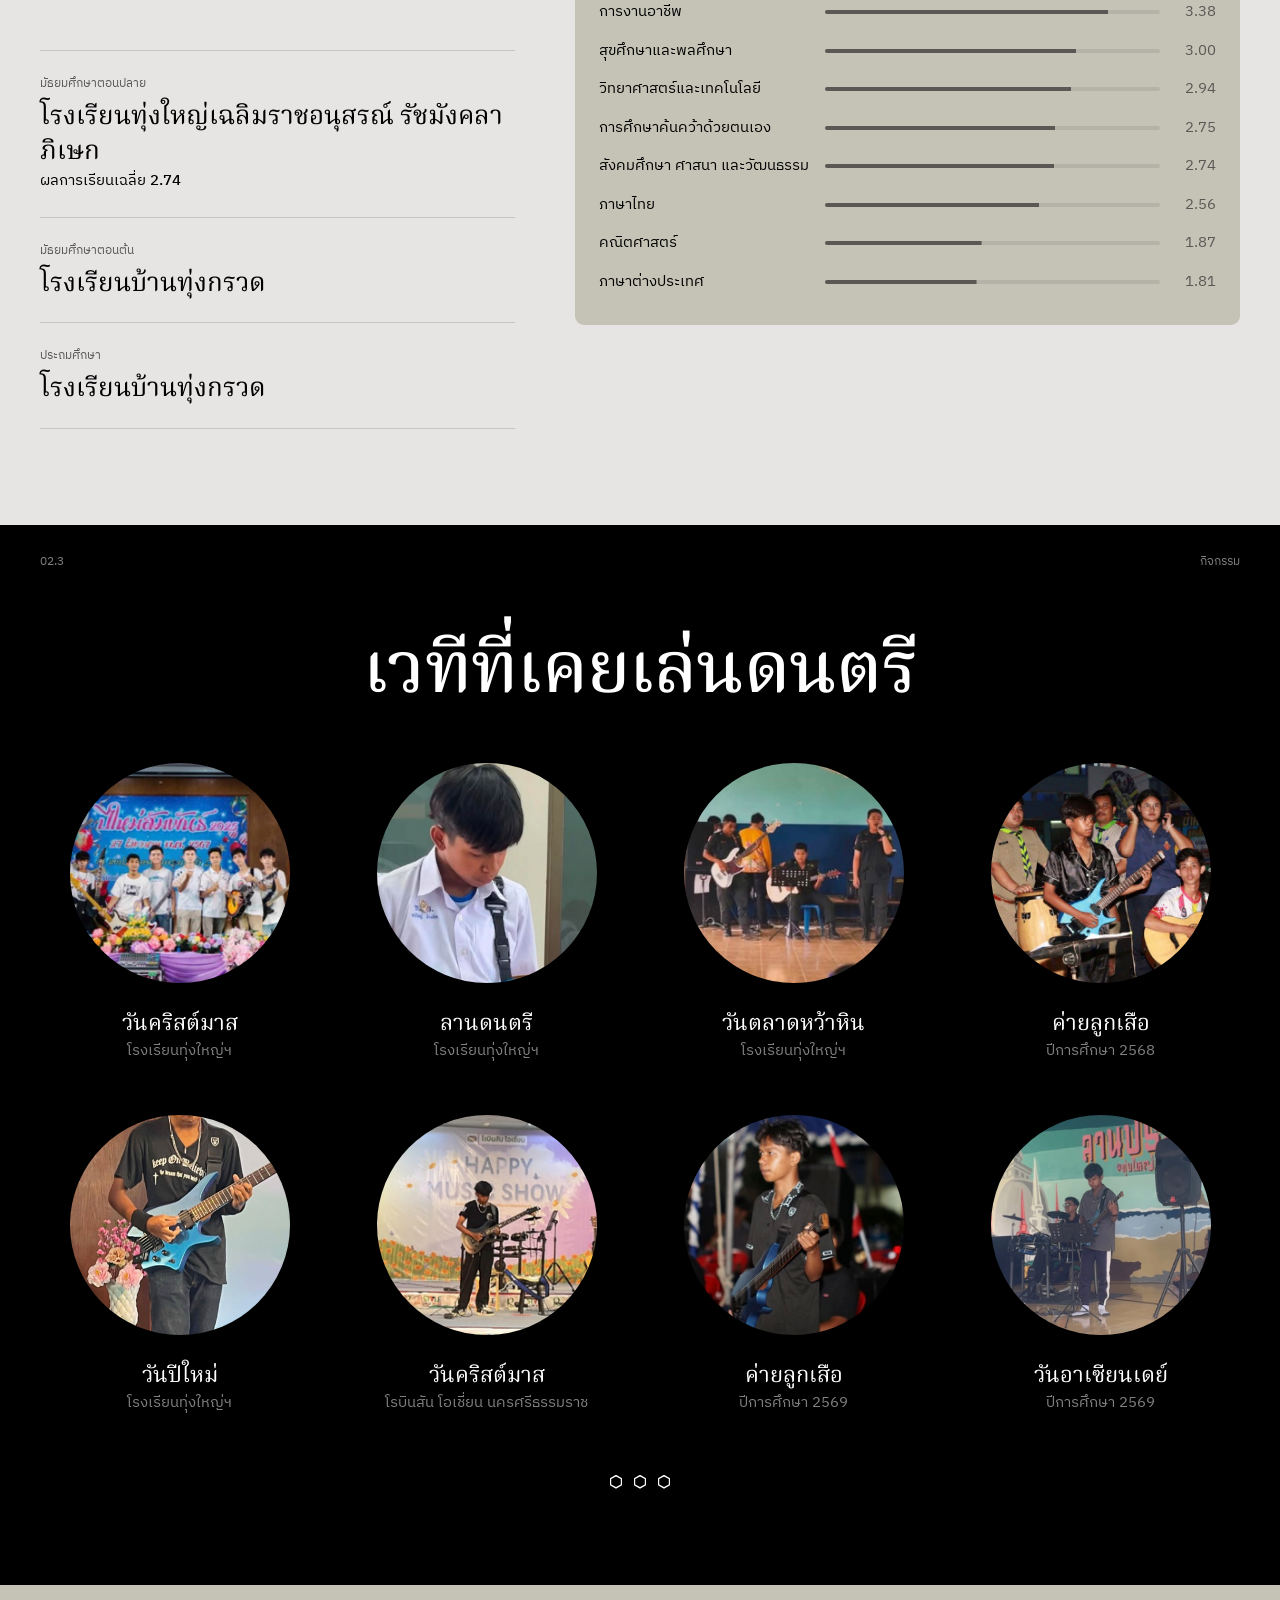
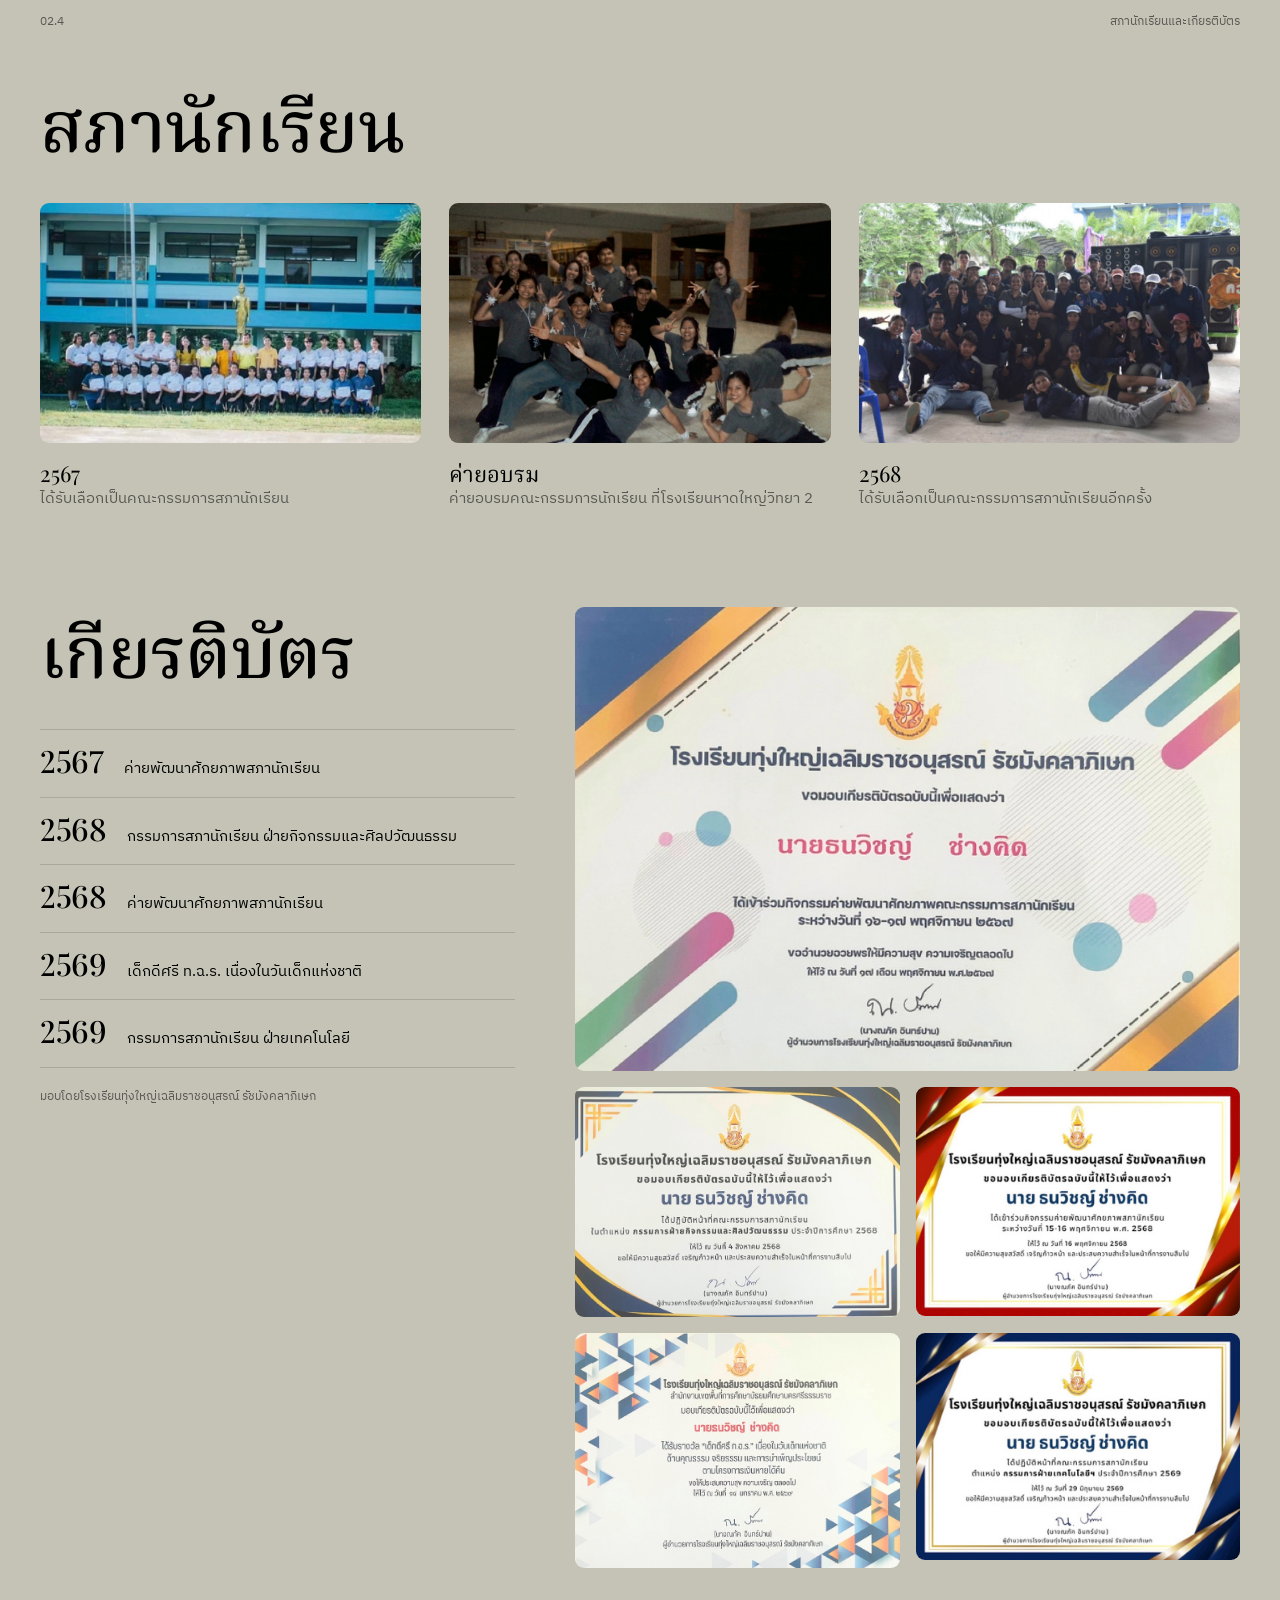
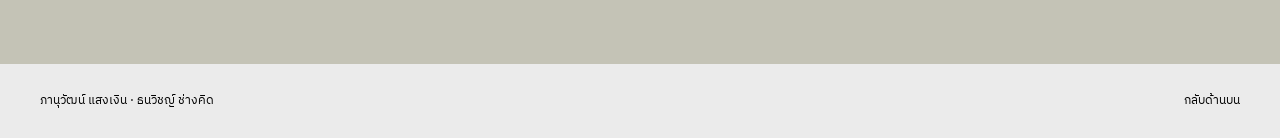
<file: panuwat/index.html>
<!doctype html>
<html lang="th">
<head>
  <meta charset="utf-8">
  <meta name="viewport" content="width=device-width, initial-scale=1">
  <title>แฟ้มสะสมผลงาน — ภานุวัฒน์ แสงเงิน และ ธนวิชญ์ ช่างคิด</title>
  <meta name="description" content="แฟ้มสะสมผลงานของนักเรียนโรงเรียนทุ่งใหญ่เฉลิมราชอนุสรณ์ รัชมังคลาภิเษก: ภานุวัฒน์ แสงเงิน (กรีฑา) และ ธนวิชญ์ ช่างคิด (ดนตรี)">
  <link rel="preconnect" href="https://fonts.googleapis.com">
  <link rel="preconnect" href="https://fonts.gstatic.com" crossorigin>
  <link href="https://fonts.googleapis.com/css2?family=IBM+Plex+Sans+Thai:wght@400;500&family=Noto+Serif+Thai:wght@400;500&family=Playfair+Display:wght@400;500&display=swap" rel="stylesheet">
  <link rel="stylesheet" href="style.css">
</head>
<body>

  <!-- ============ Cover ============ -->
  <header class="cover" id="top">
    <nav class="nav">
      <a class="logo" href="#top" aria-label="หน้าแรก">P</a>
      <div class="nav__links">
        <a class="link" href="#panuwat">ภานุวัฒน์</a>
        <a class="link" href="#thanawit">ธนวิชญ์</a>
      </div>
    </nav>

    <div class="cover__body">
      <p class="eyebrow">โรงเรียนทุ่งใหญ่เฉลิมราชอนุสรณ์ รัชมังคลาภิเษก · นครศรีธรรมราช</p>
      <h1 class="cover__title">แฟ้มสะสมผลงาน</h1>
      <ol class="index">
        <li>
          <a href="#panuwat">
            <span class="index__num">01</span>
            <span class="index__name">ภานุวัฒน์ แสงเงิน</span>
            <span class="index__meta">กรีฑา · วิ่ง 800–5,000 เมตร</span>
          </a>
        </li>
        <li>
          <a href="#thanawit">
            <span class="index__num">02</span>
            <span class="index__name">ธนวิชญ์ ช่างคิด</span>
            <span class="index__meta">ดนตรี · กีตาร์</span>
          </a>
        </li>
      </ol>
    </div>

    <p class="wordmark" aria-hidden="true">Portfolio</p>
  </header>

  <main>
    <!-- ============ Chapter 01 · Panuwat ============ -->
    <article id="panuwat" aria-labelledby="panuwat-title">
      <section class="opener">
        <div class="corner"><span>01</span><span>กรีฑา</span></div>
        <div class="opener__cluster">
          <div class="avatar crop src-a" style="--x:790;--y:600;--w:180;--h:180" role="img" aria-label="ภาพภานุวัฒน์ แสงเงิน"></div>
          <p class="eyebrow">ภานุวัฒน์ แสงเงิน · อำเภอทุ่งใหญ่ นครศรีธรรมราช</p>
          <h2 class="opener__title" id="panuwat-title">นักวิ่งระยะกลางและไกล<br>ตั้งแต่ 800 ถึง 5,000 เมตร</h2>
          <dl class="stats">
            <div><dt>ชนะเลิศ</dt><dd>800 ม.</dd></div>
            <div><dt>รองชนะเลิศ</dt><dd>3 รายการ</dd></div>
          </dl>
        </div>
        <p class="wordmark" aria-hidden="true">Panuwat</p>
      </section>

      <section class="section bone">
        <div class="corner"><span>01.1</span><span>ประวัติการศึกษา</span></div>
        <div class="split">
          <figure class="photo crop src-a" style="--x:736;--y:600;--w:340;--h:470" role="img" aria-label="ภาพภานุวัฒน์ แสงเงิน"></figure>
          <div>
            <h3 class="section__title">ประวัติการศึกษา</h3>
            <ol class="labels">
              <li>
                <span class="labels__level">มัธยมศึกษาปีที่ 1–6</span>
                <span class="labels__school">โรงเรียนทุ่งใหญ่เฉลิมราชอนุสรณ์ รัชมังคลาภิเษก</span>
                <span class="labels__meta">เกรดเฉลี่ย ม.ต้น <b>2.30</b></span>
              </li>
              <li>
                <span class="labels__level">ประถมศึกษาปีที่ 1–6</span>
                <span class="labels__school">โรงเรียนเทศบาลตำบลทุ่งสัง</span>
                <span class="labels__meta">เกรดเฉลี่ย <b>3.00</b></span>
              </li>
            </ol>
          </div>
        </div>
      </section>

      <section class="section room">
        <div class="corner"><span>01.2</span><span>กิจกรรม</span></div>
        <h3 class="section__title section__title--center">กิจกรรมที่เคยเข้าร่วม</h3>
        <ul class="vignettes">
          <li>
            <p class="vignettes__year">2568</p>
            <div class="vignette crop src-b" style="--x:32;--y:380;--w:300;--h:300" role="img" aria-label="ภานุวัฒน์ในชุดนักศึกษาวิชาทหาร"></div>
            <h4>นักศึกษาวิชาทหาร</h4>
            <p>สำเร็จชั้นปีที่ 2</p>
          </li>
          <li>
            <p class="vignettes__year">2569</p>
            <div class="vignette crop src-b" style="--x:362;--y:680;--w:300;--h:300" role="img" aria-label="ภานุวัฒน์วิ่งในกีฬาสีโรงเรียน"></div>
            <h4>กีฬาสีโรงเรียน</h4>
            <p>สตาฟนักกีฬา</p>
          </li>
          <li>
            <p class="vignettes__year">2569</p>
            <div class="vignette crop src-b" style="--x:93;--y:920;--w:300;--h:300" role="img" aria-label="ภานุวัฒน์รับเกียรติบัตรกีฬาอำเภอ"></div>
            <h4>กีฬาอำเภอ</h4>
            <p>ทุ่งใหญ่เกม</p>
          </li>
          <li>
            <p class="vignettes__year">&nbsp;</p>
            <div class="vignette crop src-b" style="--x:640;--y:1130;--w:300;--h:300" role="img" aria-label="ภานุวัฒน์ที่สนามกรีฑากีฬาจังหวัด"></div>
            <h4>กีฬาจังหวัด</h4>
            <p>นครเกม</p>
          </li>
        </ul>
        <div class="hexes" aria-hidden="true"><i></i><i></i><i></i></div>
      </section>

      <section class="section">
        <div class="corner"><span>01.3</span><span>รางวัล</span></div>
        <div class="split split--top">
          <div>
            <h3 class="section__title">เกียรติบัตร<br>แข่งกีฬาอำเภอ</h3>
            <p class="note">การแข่งขันกีฬา กรีฑา นักเรียน นักศึกษา และประชาชน อำเภอทุ่งใหญ่ ประจำปี 2569 วันที่ 28–29 กรกฎาคม 2569 ณ สนามกีฬาโรงเรียนทุ่งใหญ่วิทยาคม รุ่นอายุ 18 ปี ชาย</p>
            <ul class="ledger">
              <li><span class="ledger__key">800</span><span class="ledger__unit">เมตร</span><span class="ledger__val">ชนะเลิศ</span></li>
              <li><span class="ledger__key">3,000</span><span class="ledger__unit">เมตร</span><span class="ledger__val">รองชนะเลิศอันดับที่ 1</span></li>
              <li><span class="ledger__key">5,000</span><span class="ledger__unit">เมตร</span><span class="ledger__val">รองชนะเลิศอันดับที่ 1</span></li>
              <li><span class="ledger__key">4×400</span><span class="ledger__unit">ผลัด</span><span class="ledger__val">รองชนะเลิศอันดับที่ 1</span></li>
            </ul>
            <p class="note note--small">มอบโดยองค์การบริหารส่วนจังหวัดนครศรีธรรมราช</p>
          </div>
          <div class="certs">
            <button class="cert crop src-c" style="--x:60;--y:430;--w:518;--h:312" aria-label="เกียรติบัตร วิ่งผลัด 4×400 เมตร"></button>
            <button class="cert crop src-c" style="--x:560;--y:520;--w:516;--h:340" aria-label="เกียรติบัตร วิ่ง 5,000 เมตร"></button>
            <button class="cert crop src-c" style="--x:36;--y:748;--w:506;--h:340" aria-label="เกียรติบัตร วิ่ง 3,000 เมตร"></button>
            <button class="cert crop src-c" style="--x:548;--y:1012;--w:518;--h:340" aria-label="เกียรติบัตร วิ่ง 3,000 เมตร"></button>
            <button class="cert crop src-c" style="--x:0;--y:1122;--w:540;--h:340" aria-label="เกียรติบัตร วิ่ง 800 เมตร"></button>
          </div>
        </div>
      </section>
    </article>

    <!-- ============ Chapter 02 · Thanawit ============ -->
    <article id="thanawit" aria-labelledby="thanawit-title">
      <section class="opener">
        <div class="corner"><span>02</span><span>ดนตรี</span></div>
        <div class="opener__cluster">
          <div class="avatar crop src-t5" style="--x:170;--y:108;--w:336;--h:336" role="img" aria-label="ภาพธนวิชญ์ ช่างคิด ถือกีตาร์"></div>
          <p class="eyebrow">ธนวิชญ์ ช่างคิด · ชื่อเล่น วิน · อายุ 17 ปี</p>
          <h2 class="opener__title" id="thanawit-title">มือกีตาร์ ผู้ตั้งใจเรียน<br>ดุริยางคศิลป์ตะวันตก</h2>
          <dl class="stats">
            <div><dt>GPAX</dt><dd>2.74</dd></div>
            <div><dt>ศิลปะ</dt><dd>3.92</dd></div>
          </dl>
        </div>
        <p class="wordmark wordmark--long" aria-hidden="true">Thanawit</p>
      </section>

      <section class="section">
        <div class="corner"><span>02.1</span><span>ประวัติส่วนตัว</span></div>
        <div class="split">
          <figure class="photo crop src-t3" style="--x:366;--y:461;--w:339;--h:425" role="img" aria-label="ธนวิชญ์เล่นกีตาร์บนเวที"></figure>
          <div>
            <h3 class="section__title">เหตุผลที่อยากเรียนคณะนี้</h3>
            <p class="lede">ผมเลือกเรียนสาขาดุริยางคศิลป์ตะวันตก เพราะผมมีความชอบและความสนใจในดนตรี โดยเฉพาะการเล่นกีตาร์ ผมใช้เวลาฝึกฝนและศึกษาดนตรีด้วยตัวเองมาอย่างต่อเนื่อง จนทำให้รู้ว่าดนตรีเป็นสิ่งที่ผมอยากพัฒนาตัวเองและเรียนรู้อย่างจริงจังในอนาคต</p>
            <dl class="facts">
              <div><dt>ความสามารถพิเศษ</dt><dd>เล่นดนตรี – กีตาร์</dd></div>
              <div><dt>งานอดิเรก</dt><dd>เล่นดนตรี ดูหนัง ฟังเพลง</dd></div>
              <div><dt>สมัครเรียนต่อ</dt><dd>คณะศิลปกรรมศาสตร์ สาขาดุริยางคศิลป์ตะวันตก มหาวิทยาลัยราชภัฏสงขลา</dd></div>
            </dl>
          </div>
        </div>
      </section>

      <section class="section bone">
        <div class="corner"><span>02.2</span><span>ประวัติการศึกษา</span></div>
        <div class="split split--top">
          <div>
            <h3 class="section__title">ประวัติการศึกษา</h3>
            <ol class="labels">
              <li>
                <span class="labels__level">มัธยมศึกษาตอนปลาย</span>
                <span class="labels__school">โรงเรียนทุ่งใหญ่เฉลิมราชอนุสรณ์ รัชมังคลาภิเษก</span>
                <span class="labels__meta">ผลการเรียนเฉลี่ย <b>2.74</b></span>
              </li>
              <li>
                <span class="labels__level">มัธยมศึกษาตอนต้น</span>
                <span class="labels__school">โรงเรียนบ้านทุ่งกรวด</span>
              </li>
              <li>
                <span class="labels__level">ประถมศึกษา</span>
                <span class="labels__school">โรงเรียนบ้านทุ่งกรวด</span>
              </li>
            </ol>
          </div>

          <div class="grades">
            <div class="grades__head">
              <p class="grades__label">ผลการเรียนเฉลี่ยตามกลุ่มสาระ<br><span>ม.ปลาย ปีการศึกษา 2567–2568 · 60.5 หน่วยกิต</span></p>
              <p class="grades__total">2.74</p>
            </div>
            <ul class="bars">
              <li class="is-key"><span>ศิลปะ</span><i style="--v:3.92"></i><b>3.92</b></li>
              <li><span>การงานอาชีพ</span><i style="--v:3.38"></i><b>3.38</b></li>
              <li><span>สุขศึกษาและพลศึกษา</span><i style="--v:3.00"></i><b>3.00</b></li>
              <li><span>วิทยาศาสตร์และเทคโนโลยี</span><i style="--v:2.94"></i><b>2.94</b></li>
              <li><span>การศึกษาค้นคว้าด้วยตนเอง</span><i style="--v:2.75"></i><b>2.75</b></li>
              <li><span>สังคมศึกษา ศาสนา และวัฒนธรรม</span><i style="--v:2.74"></i><b>2.74</b></li>
              <li><span>ภาษาไทย</span><i style="--v:2.56"></i><b>2.56</b></li>
              <li><span>คณิตศาสตร์</span><i style="--v:1.87"></i><b>1.87</b></li>
              <li><span>ภาษาต่างประเทศ</span><i style="--v:1.81"></i><b>1.81</b></li>
            </ul>
          </div>
        </div>
      </section>

      <section class="section room">
        <div class="corner"><span>02.3</span><span>กิจกรรม</span></div>
        <h3 class="section__title section__title--center">เวทีที่เคยเล่นดนตรี</h3>
        <ul class="vignettes">
          <li>
            <div class="vignette crop src-t9" style="--x:206;--y:428;--w:241;--h:241" role="img" aria-label="วงดนตรีบนเวทีงานวันคริสต์มาส"></div>
            <h4>วันคริสต์มาส</h4>
            <p>โรงเรียนทุ่งใหญ่ฯ</p>
          </li>
          <li>
            <div class="vignette crop src-t9" style="--x:666;--y:250;--w:284;--h:284" role="img" aria-label="ธนวิชญ์เล่นกีตาร์ที่ลานดนตรี"></div>
            <h4>ลานดนตรี</h4>
            <p>โรงเรียนทุ่งใหญ่ฯ</p>
          </li>
          <li>
            <div class="vignette crop src-t9" style="--x:200;--y:873;--w:242;--h:242" role="img" aria-label="วงดนตรีเล่นในงานวันตลาดหว้าหิน"></div>
            <h4>วันตลาดหว้าหิน</h4>
            <p>โรงเรียนทุ่งใหญ่ฯ</p>
          </li>
          <li>
            <div class="vignette crop src-t9" style="--x:700;--y:883;--w:242;--h:242" role="img" aria-label="วงดนตรีในค่ายลูกเสือ"></div>
            <h4>ค่ายลูกเสือ</h4>
            <p>ปีการศึกษา 2568</p>
          </li>
          <li>
            <div class="vignette crop src-t10" style="--x:711;--y:110;--w:191;--h:191" role="img" aria-label="ธนวิชญ์เล่นกีตาร์ในงานวันปีใหม่"></div>
            <h4>วันปีใหม่</h4>
            <p>โรงเรียนทุ่งใหญ่ฯ</p>
          </li>
          <li>
            <div class="vignette crop src-t10" style="--x:160;--y:428;--w:242;--h:242" role="img" aria-label="ธนวิชญ์บนเวที Happy Music Show"></div>
            <h4>วันคริสต์มาส</h4>
            <p>โรบินสัน โอเชี่ยน นครศรีธรรมราช</p>
          </li>
          <li>
            <div class="vignette crop src-t10" style="--x:740;--y:583;--w:241;--h:241" role="img" aria-label="ธนวิชญ์เล่นกีตาร์ในค่ายลูกเสือตอนกลางคืน"></div>
            <h4>ค่ายลูกเสือ</h4>
            <p>ปีการศึกษา 2569</p>
          </li>
          <li>
            <div class="vignette crop src-t10" style="--x:514;--y:1180;--w:267;--h:267" role="img" aria-label="ธนวิชญ์เล่นดนตรีในงานวันอาเซียน"></div>
            <h4>วันอาเซียนเดย์</h4>
            <p>ปีการศึกษา 2569</p>
          </li>
        </ul>
        <div class="hexes" aria-hidden="true"><i></i><i></i><i></i></div>
      </section>

      <section class="section">
        <div class="corner"><span>02.4</span><span>สภานักเรียนและเกียรติบัตร</span></div>
        <h3 class="section__title">สภานักเรียน</h3>
        <ul class="council">
          <li>
            <div class="council__img crop src-t11" style="--x:21;--y:375;--w:518;--h:326" role="img" aria-label="คณะกรรมการสภานักเรียนปี 2567"></div>
            <p class="council__year">2567</p>
            <p>ได้รับเลือกเป็นคณะกรรมการสภานักเรียน</p>
          </li>
          <li>
            <div class="council__img crop src-t11" style="--x:572;--y:375;--w:518;--h:326" role="img" aria-label="ค่ายอบรมคณะกรรมการนักเรียน"></div>
            <p class="council__year">ค่ายอบรม</p>
            <p>ค่ายอบรมคณะกรรมการนักเรียน ที่โรงเรียนหาดใหญ่วิทยา 2</p>
          </li>
          <li>
            <div class="council__img crop src-t11" style="--x:320;--y:1024;--w:491;--h:309" role="img" aria-label="คณะกรรมการสภานักเรียนปี 2568"></div>
            <p class="council__year">2568</p>
            <p>ได้รับเลือกเป็นคณะกรรมการสภานักเรียนอีกครั้ง</p>
          </li>
        </ul>

        <div class="split split--top split--gap">
          <div>
            <h3 class="section__title">เกียรติบัตร</h3>
            <ul class="ledger ledger--text">
              <li><span class="ledger__key">2567</span><span class="ledger__val">ค่ายพัฒนาศักยภาพสภานักเรียน</span></li>
              <li><span class="ledger__key">2568</span><span class="ledger__val">กรรมการสภานักเรียน ฝ่ายกิจกรรมและศิลปวัฒนธรรม</span></li>
              <li><span class="ledger__key">2568</span><span class="ledger__val">ค่ายพัฒนาศักยภาพสภานักเรียน</span></li>
              <li><span class="ledger__key">2569</span><span class="ledger__val">เด็กดีศรี ท.ฉ.ร. เนื่องในวันเด็กแห่งชาติ</span></li>
              <li><span class="ledger__key">2569</span><span class="ledger__val">กรรมการสภานักเรียน ฝ่ายเทคโนโลยี</span></li>
            </ul>
            <p class="note note--small">มอบโดยโรงเรียนทุ่งใหญ่เฉลิมราชอนุสรณ์ รัชมังคลาภิเษก</p>
          </div>
          <div class="certs">
            <button class="cert crop src-t12" style="--x:100;--y:295;--w:418;--h:292" aria-label="เกียรติบัตรค่ายพัฒนาศักยภาพสภานักเรียน 2567"></button>
            <button class="cert crop src-t12" style="--x:680;--y:183;--w:388;--h:275" aria-label="เกียรติบัตรกรรมการสภานักเรียน ฝ่ายกิจกรรมและศิลปวัฒนธรรม 2568"></button>
            <button class="cert crop src-t12" style="--x:653;--y:676;--w:414;--h:292" aria-label="เกียรติบัตรค่ายพัฒนาศักยภาพสภานักเรียน 2568"></button>
            <button class="cert crop src-t12" style="--x:116;--y:767;--w:401;--h:290" aria-label="เกียรติบัตรเด็กดีศรี ท.ฉ.ร."></button>
            <button class="cert crop src-t12" style="--x:612;--y:1115;--w:403;--h:281" aria-label="เกียรติบัตรกรรมการสภานักเรียน ฝ่ายเทคโนโลยี 2569"></button>
          </div>
        </div>
      </section>
    </article>
  </main>

  <footer class="footer">
    <span>ภานุวัฒน์ แสงเงิน · ธนวิชญ์ ช่างคิด</span>
    <a class="link" href="#top">กลับด้านบน</a>
  </footer>

  <dialog class="lightbox" aria-label="เกียรติบัตร">
    <div class="lightbox__img crop"></div>
    <button class="lightbox__close link" type="button">ปิด</button>
  </dialog>

  <script src="script.js"></script>
</body>
</html>
</file>
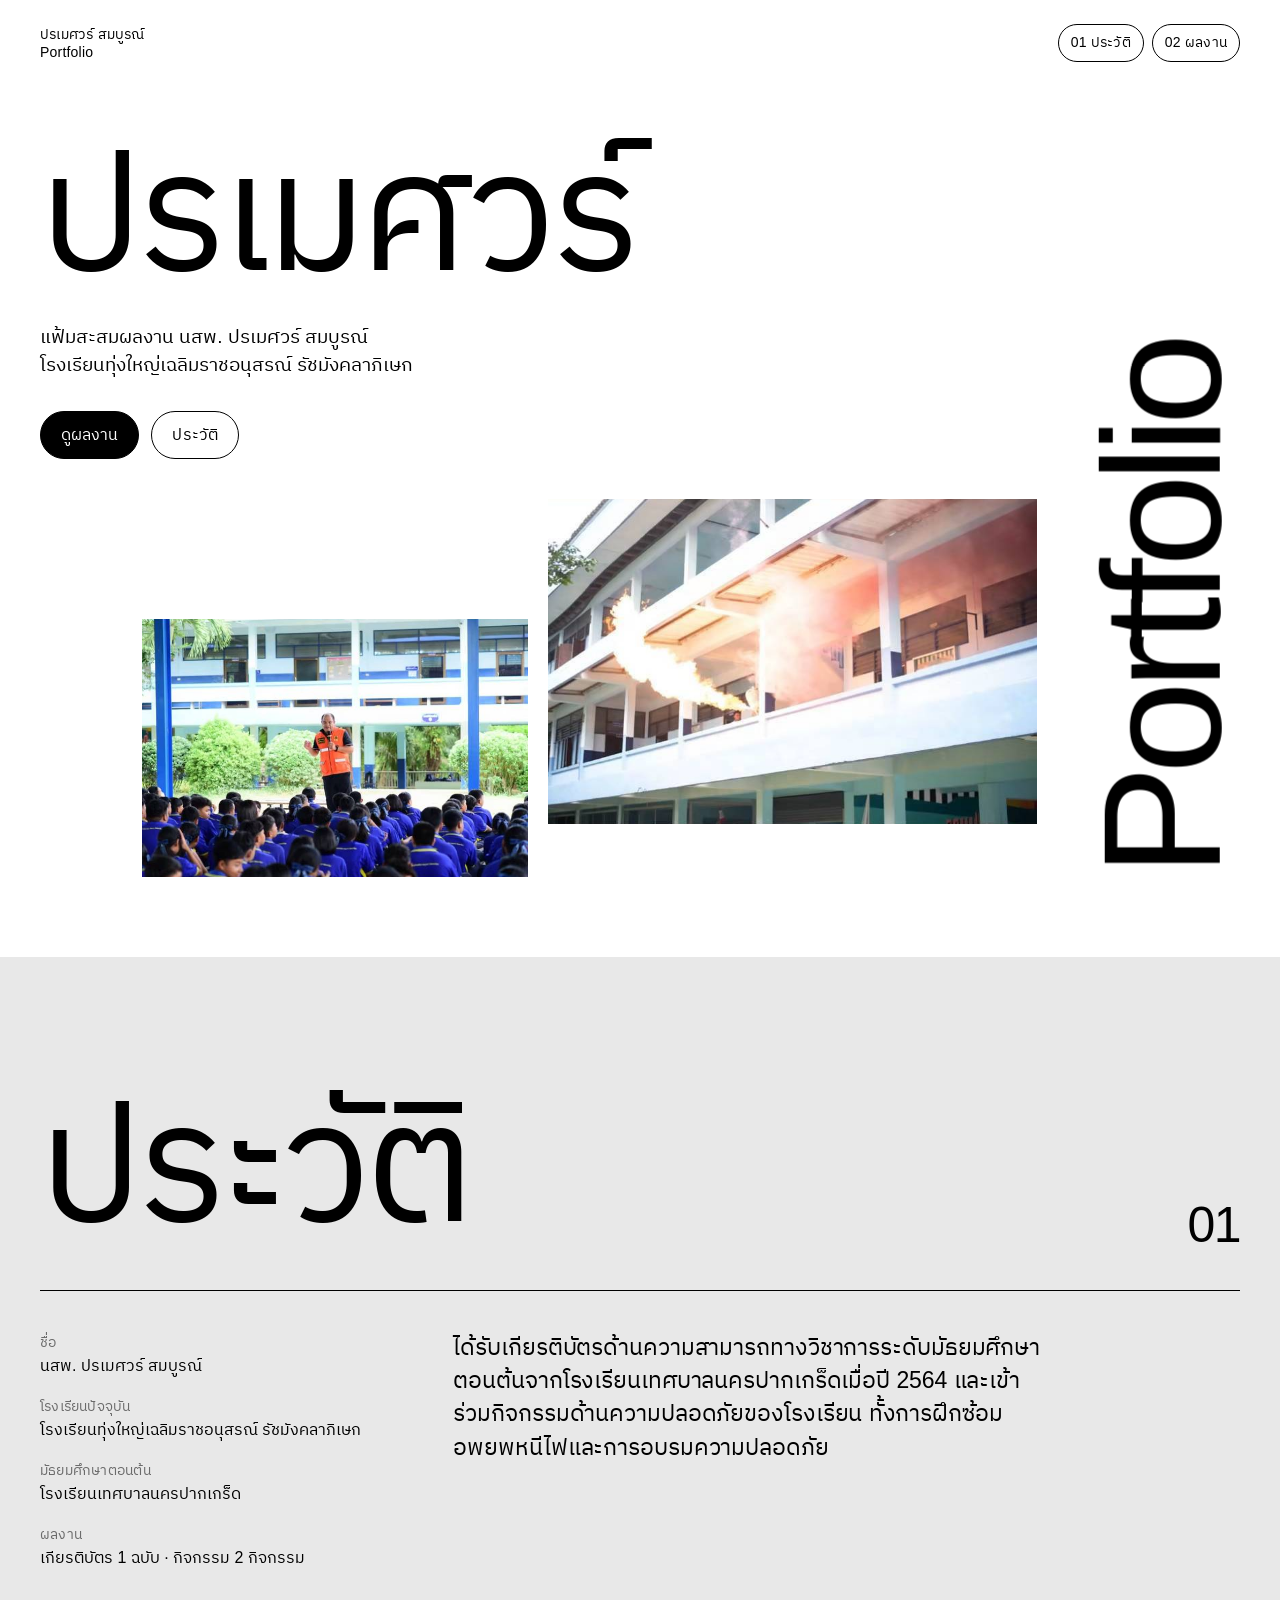
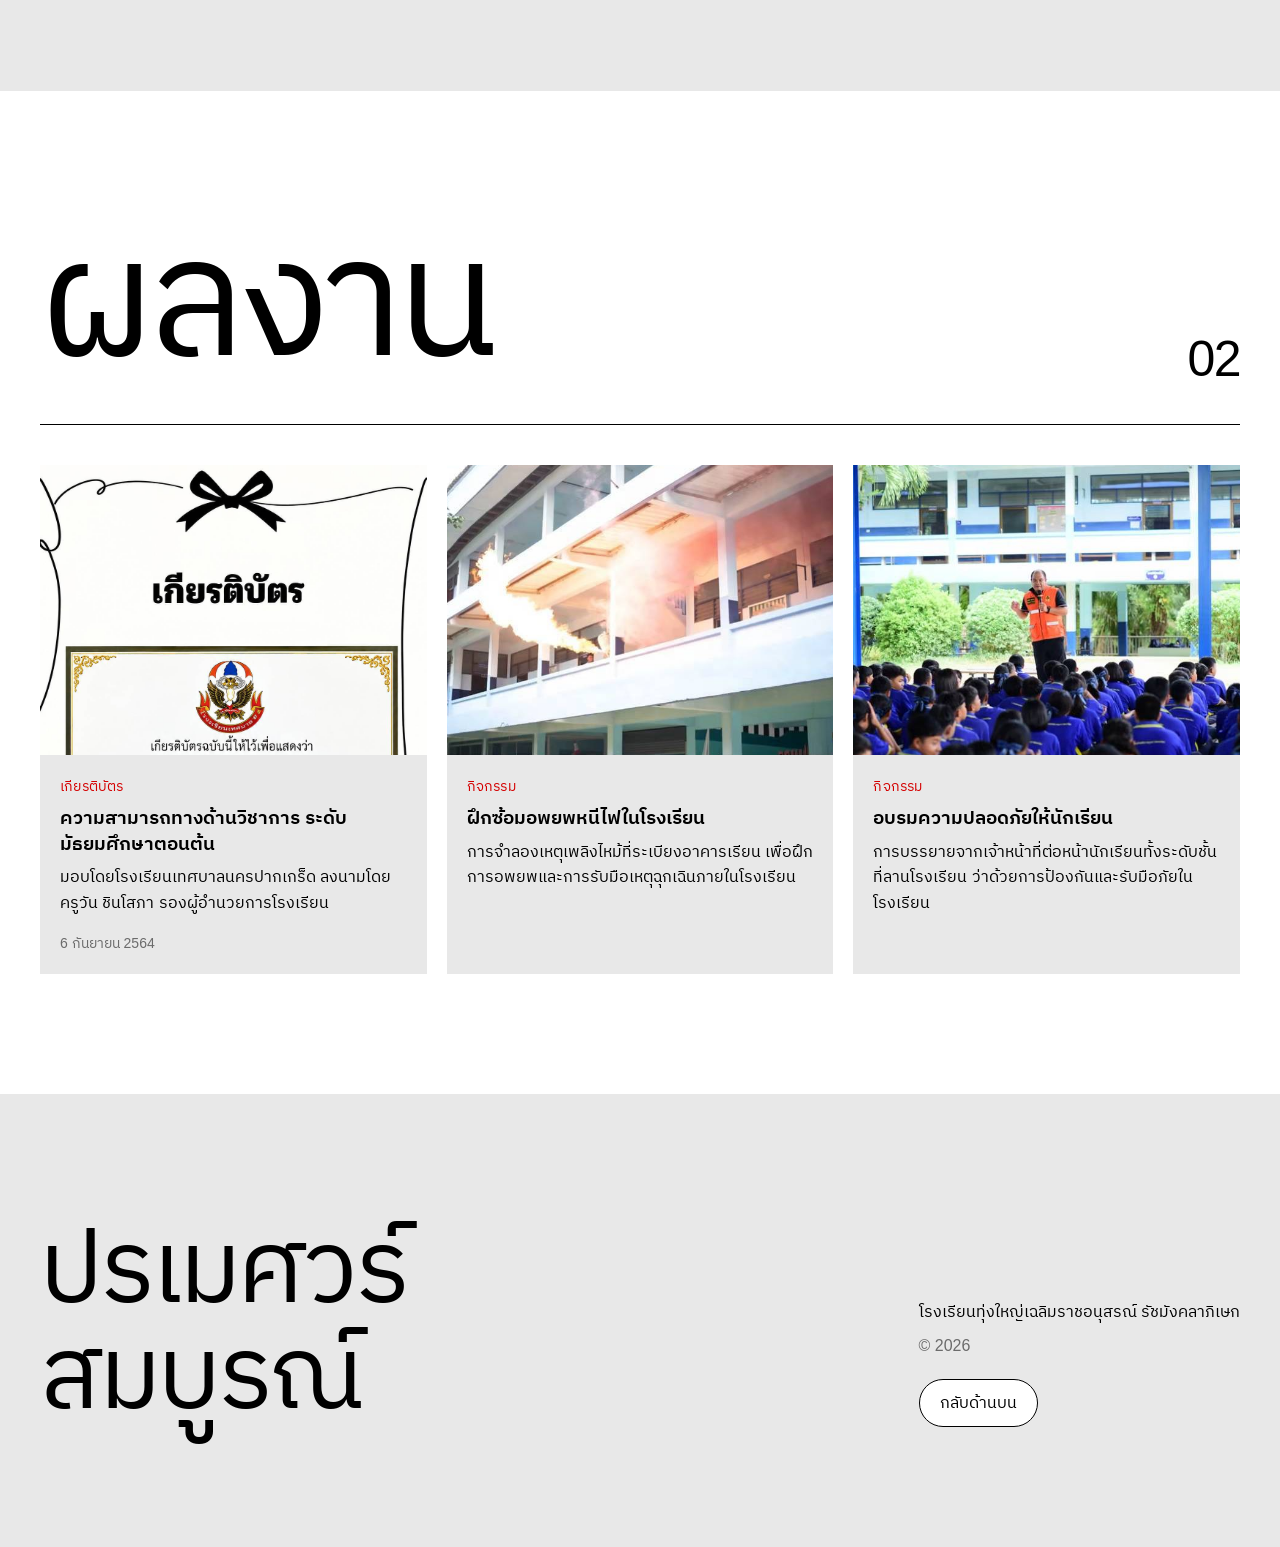
<file: poramet/index.html>
<!doctype html>
<html lang="th">
<head>
  <meta charset="utf-8">
  <meta name="viewport" content="width=device-width, initial-scale=1">
  <title>แฟ้มสะสมผลงาน — ปรเมศวร์ สมบูรณ์</title>
  <link rel="preconnect" href="https://fonts.googleapis.com">
  <link rel="preconnect" href="https://fonts.gstatic.com" crossorigin>
  <link href="https://fonts.googleapis.com/css2?family=IBM+Plex+Sans+Thai:wght@400;600&display=swap" rel="stylesheet">
  <link rel="stylesheet" href="style.css">
</head>
<body>

  <header class="nav wrap">
    <a class="logo" href="#top">ปรเมศวร์ สมบูรณ์<br>Portfolio</a>
    <nav class="nav__links" aria-label="ส่วนของเว็บไซต์">
      <a class="pill pill--sm" href="#about">01 ประวัติ</a>
      <a class="pill pill--sm" href="#works">02 ผลงาน</a>
    </nav>
  </header>

  <main id="top">

    <!-- Hero -->
    <section class="hero wrap">
      <div class="hero__type">
        <h1 class="display">ปรเมศวร์</h1>
        <p class="hero__sub">แฟ้มสะสมผลงาน นสพ. ปรเมศวร์ สมบูรณ์<br>โรงเรียนทุ่งใหญ่เฉลิมราชอนุสรณ์ <span class="nowrap">รัชมังคลาภิเษก</span></p>
        <div class="actions">
          <a class="pill pill--fill" href="#works">ดูผลงาน</a>
          <a class="pill" href="#about">ประวัติ</a>
        </div>
      </div>
      <figure class="crop crop--shot hero__photo hero__photo--a" style="--ar: 720/480">
        <img src="7948.jpg" alt="การฝึกซ้อมอพยพหนีไฟที่อาคารเรียน">
      </figure>
      <figure class="crop crop--shot hero__photo hero__photo--b" style="--ar: 720/480">
        <img src="7949.jpg" alt="การบรรยายเรื่องความปลอดภัยให้นักเรียนที่ลานโรงเรียน">
      </figure>
      <span class="display hero__vertical" aria-hidden="true">Portfolio</span>
    </section>

    <!-- 01 About -->
    <section id="about" class="band band--gray">
      <div class="wrap">
        <div class="sec__head">
          <span class="sec__no">01</span>
          <h2 class="display sec__title">ประวัติ</h2>
        </div>

        <div class="sec__body">
          <dl class="facts">
            <div><dt>ชื่อ</dt><dd>นสพ. ปรเมศวร์ สมบูรณ์</dd></div>
            <div><dt>โรงเรียนปัจจุบัน</dt><dd>โรงเรียนทุ่งใหญ่เฉลิมราชอนุสรณ์ รัชมังคลาภิเษก</dd></div>
            <div><dt>มัธยมศึกษาตอนต้น</dt><dd>โรงเรียนเทศบาลนครปากเกร็ด</dd></div>
            <div><dt>ผลงาน</dt><dd class="num">เกียรติบัตร 1 ฉบับ · กิจกรรม 2 กิจกรรม</dd></div>
          </dl>
          <p class="intro">ได้รับเกียรติบัตรด้านความสามารถทางวิชาการระดับมัธยมศึกษาตอนต้นจากโรงเรียนเทศบาลนครปากเกร็ดเมื่อปี 2564 และเข้าร่วมกิจกรรมด้านความปลอดภัยของโรงเรียน ทั้งการฝึกซ้อมอพยพหนีไฟและการอบรมความปลอดภัย</p>
        </div>
      </div>
    </section>

    <!-- 02 Works -->
    <section id="works" class="band">
      <div class="wrap">
        <div class="sec__head">
          <span class="sec__no">02</span>
          <h2 class="display sec__title">ผลงาน</h2>
        </div>

        <div class="grid">
          <article class="card">
            <button class="card__media" type="button" aria-label="ขยายภาพเกียรติบัตร">
              <figure class="crop" style="--ar: 1056/1490"><img src="7950.jpg" alt="เกียรติบัตรของ นสพ. ปรเมศวร์ สมบูรณ์" loading="lazy"></figure>
            </button>
            <div class="card__body">
              <span class="tag">เกียรติบัตร</span>
              <h3>ความสามารถทางด้านวิชาการ ระดับมัธยมศึกษาตอนต้น</h3>
              <p>มอบโดยโรงเรียนเทศบาลนครปากเกร็ด ลงนามโดยครูวัน ชินโสภา รองผู้อำนวยการโรงเรียน</p>
              <span class="meta num">6 กันยายน 2564</span>
            </div>
          </article>

          <article class="card">
            <button class="card__media" type="button" aria-label="ขยายภาพการฝึกซ้อมอพยพหนีไฟ">
              <figure class="crop crop--shot" style="--ar: 720/480"><img src="7948.jpg" alt="การฝึกซ้อมอพยพหนีไฟที่อาคารเรียน" loading="lazy"></figure>
            </button>
            <div class="card__body">
              <span class="tag">กิจกรรม</span>
              <h3>ฝึกซ้อมอพยพหนีไฟในโรงเรียน</h3>
              <p>การจำลองเหตุเพลิงไหม้ที่ระเบียงอาคารเรียน เพื่อฝึกการอพยพและการรับมือเหตุฉุกเฉินภายในโรงเรียน</p>
            </div>
          </article>

          <article class="card">
            <button class="card__media" type="button" aria-label="ขยายภาพการอบรมความปลอดภัย">
              <figure class="crop crop--shot" style="--ar: 720/480"><img src="7949.jpg" alt="การบรรยายเรื่องความปลอดภัยให้นักเรียนที่ลานโรงเรียน" loading="lazy"></figure>
            </button>
            <div class="card__body">
              <span class="tag">กิจกรรม</span>
              <h3>อบรมความปลอดภัยให้นักเรียน</h3>
              <p>การบรรยายจากเจ้าหน้าที่ต่อหน้านักเรียนทั้งระดับชั้นที่ลานโรงเรียน ว่าด้วยการป้องกันและรับมือภัยในโรงเรียน</p>
            </div>
          </article>
        </div>
      </div>
    </section>

  </main>

  <footer class="band band--gray footer">
    <div class="wrap footer__inner">
      <p class="footer__big">ปรเมศวร์<br>สมบูรณ์</p>
      <div class="footer__meta">
        <p>โรงเรียนทุ่งใหญ่เฉลิมราชอนุสรณ์ รัชมังคลาภิเษก</p>
        <p class="muted num">© <span id="year">2026</span></p>
        <a class="pill" href="#top">กลับด้านบน</a>
      </div>
    </div>
  </footer>

  <dialog class="viewer" aria-label="ภาพขยาย">
    <button class="pill pill--sm viewer__close" type="button">ปิด</button>
    <div class="viewer__stage"></div>
  </dialog>

  <script src="script.js"></script>
</body>
</html>
</file>
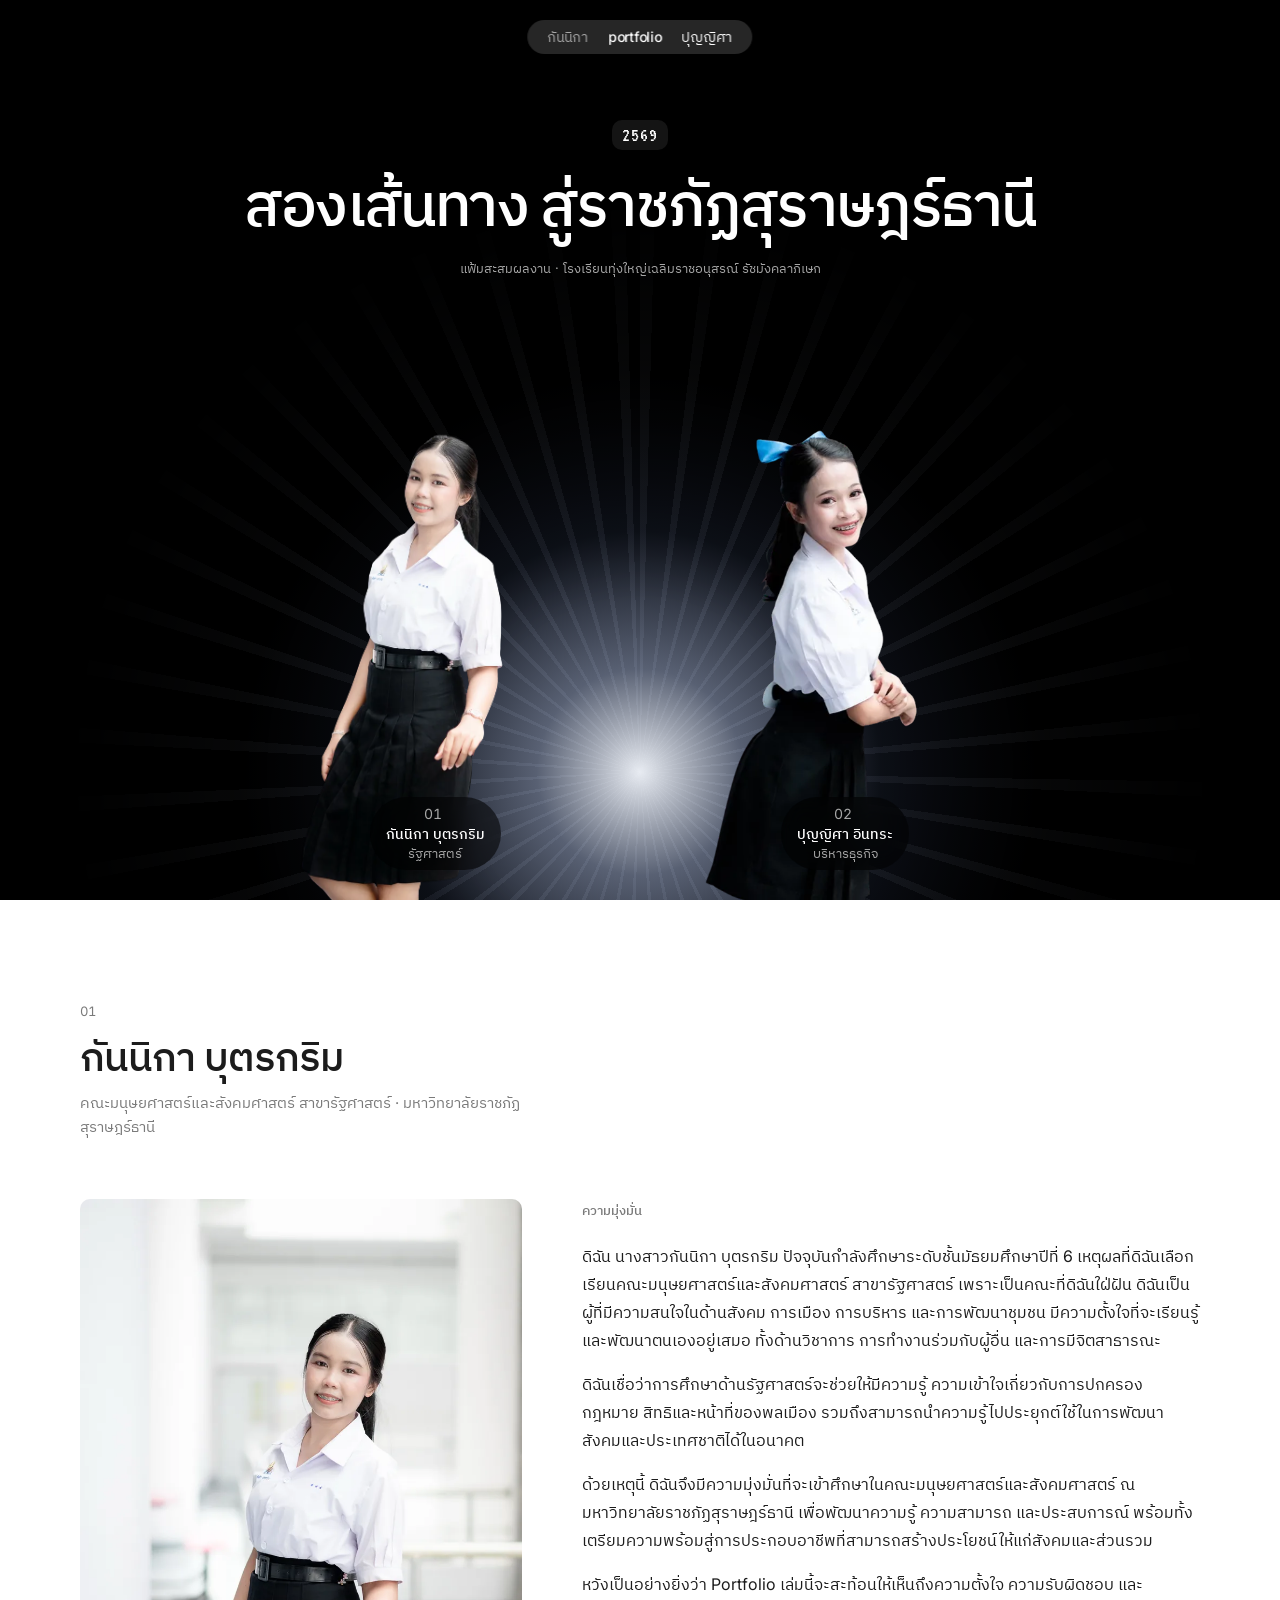
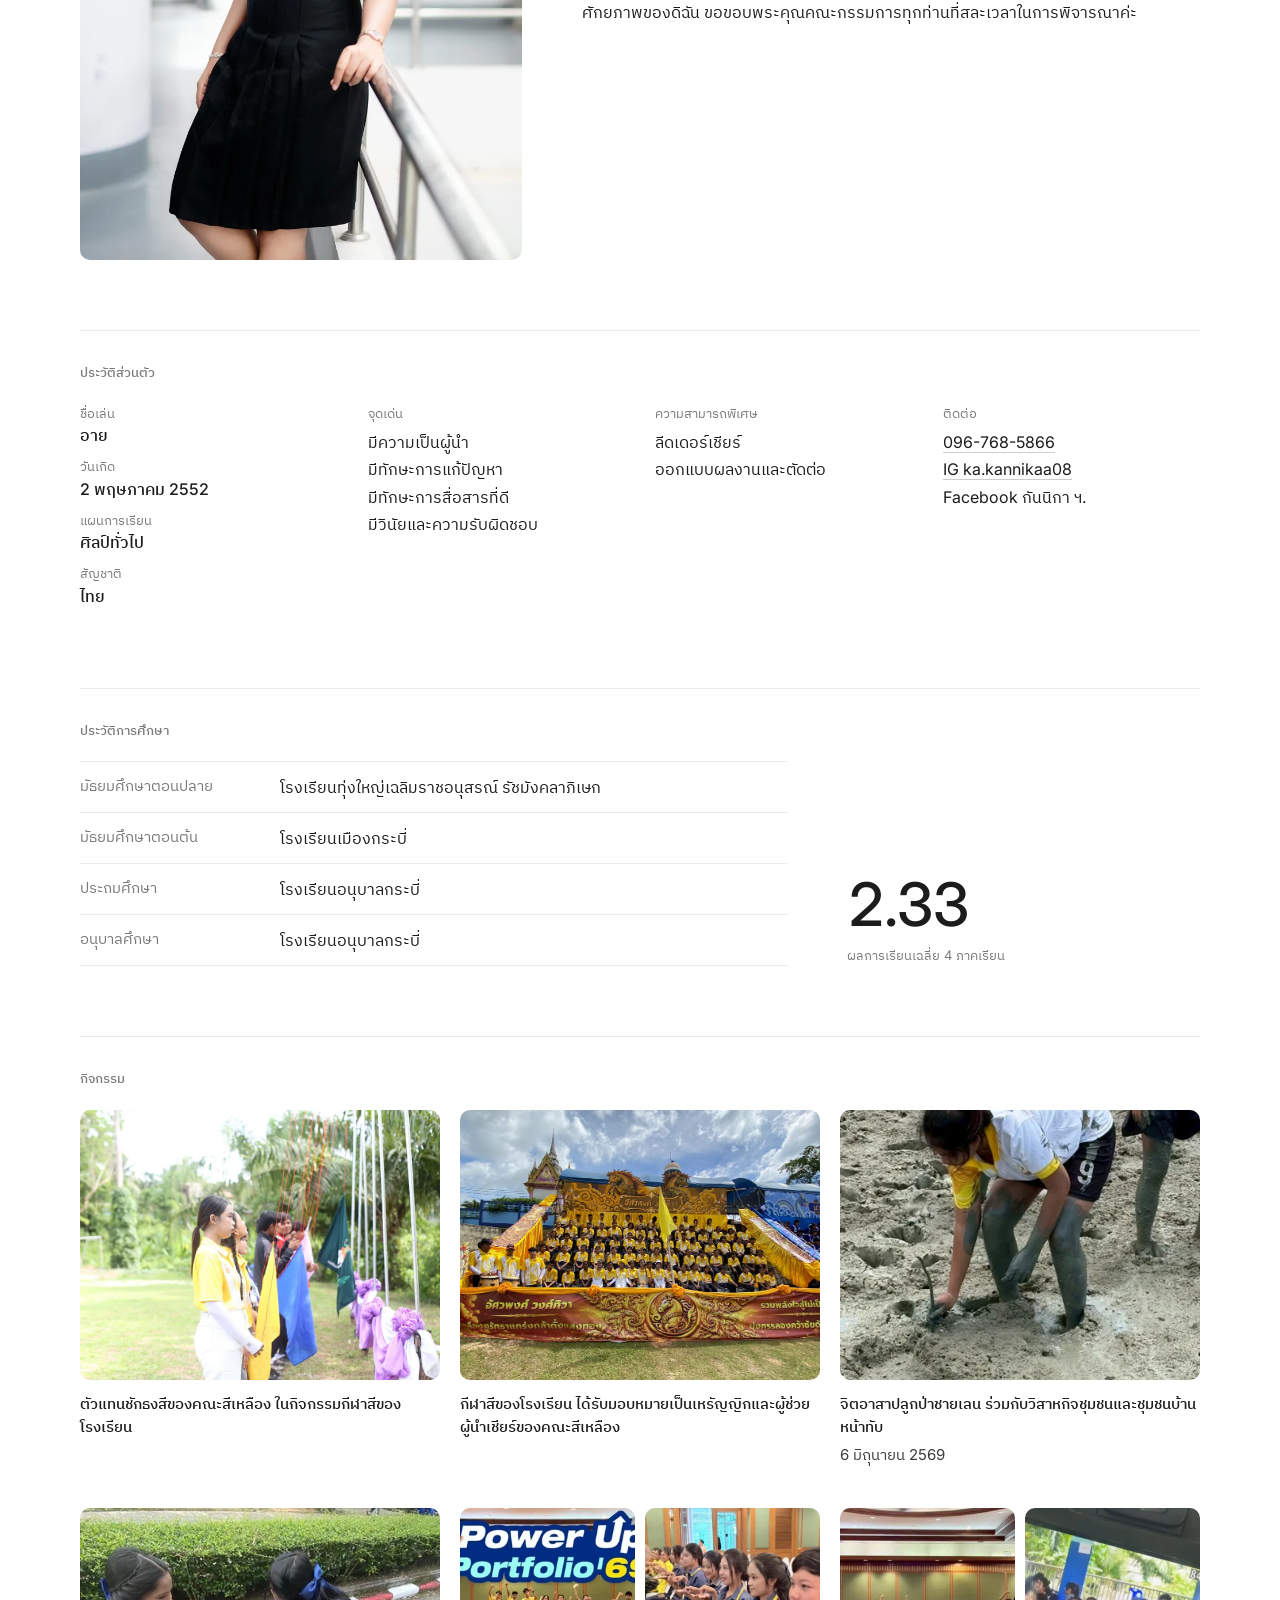
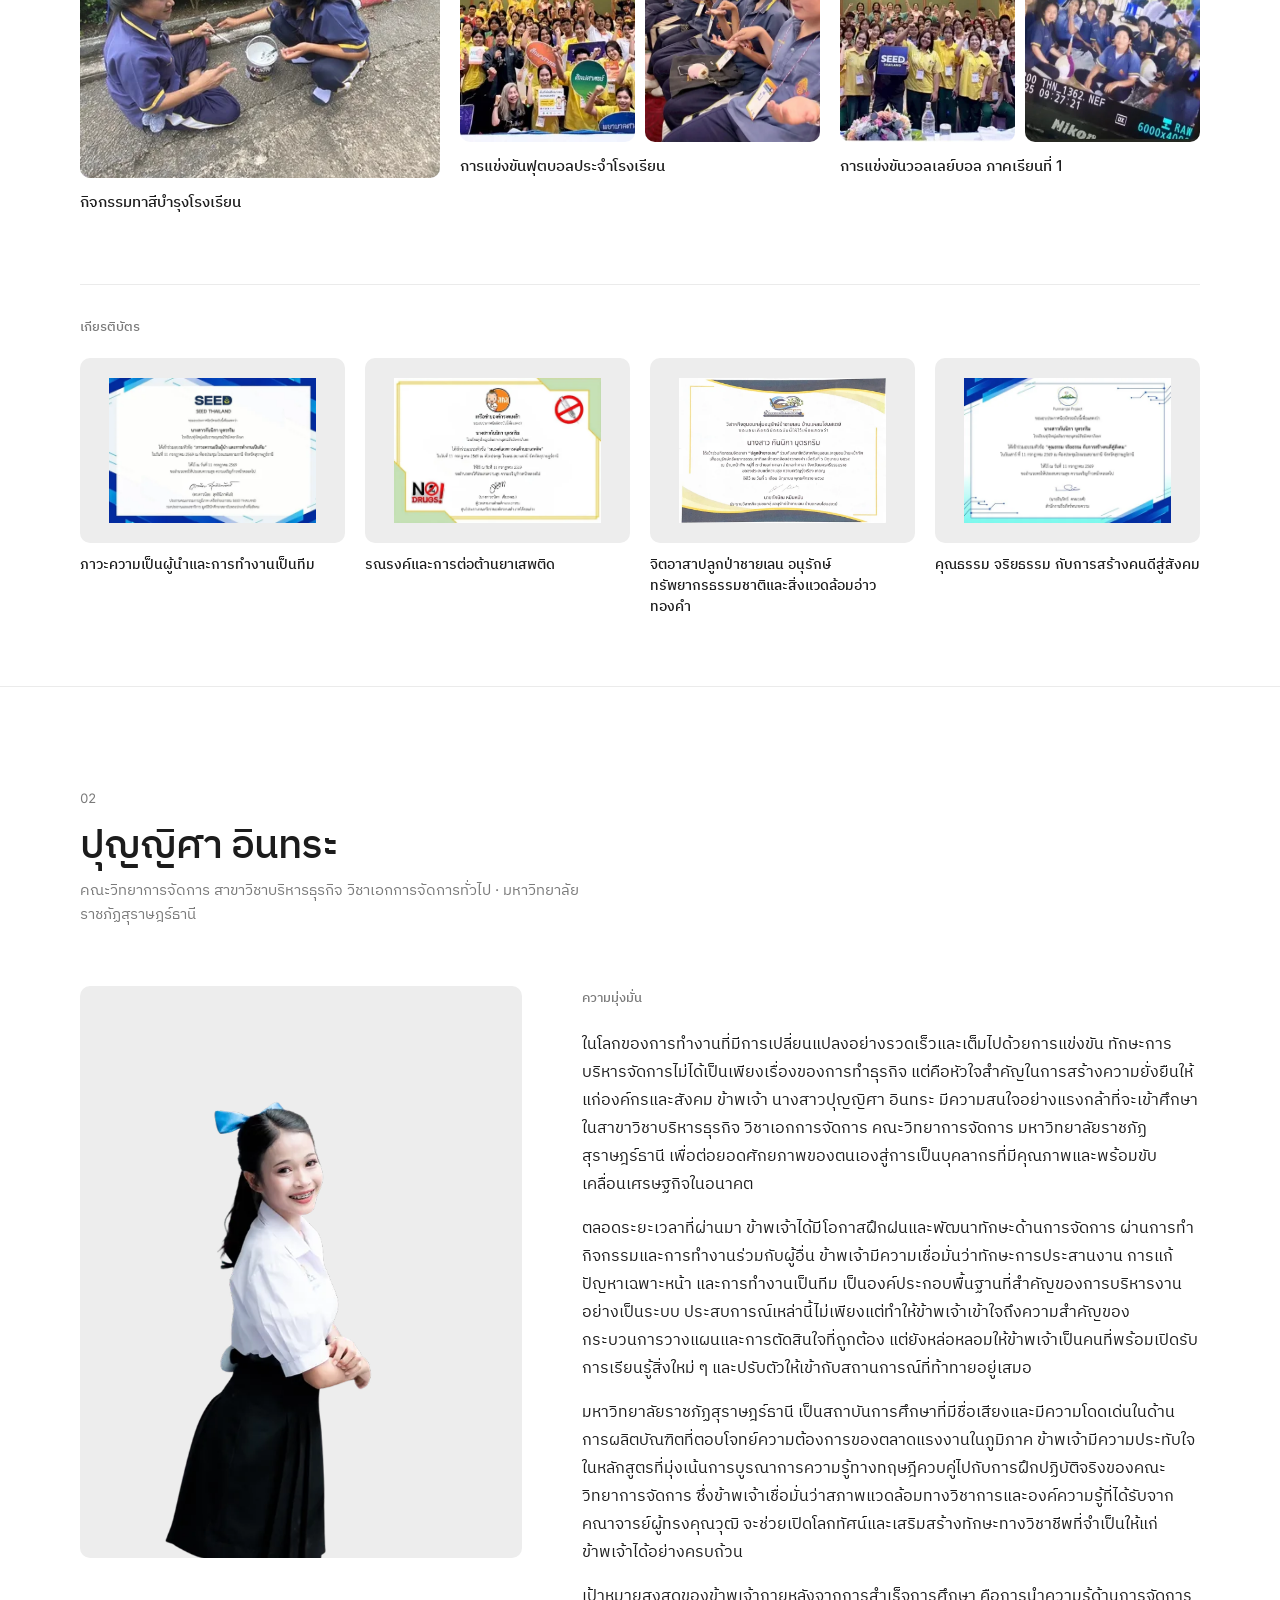
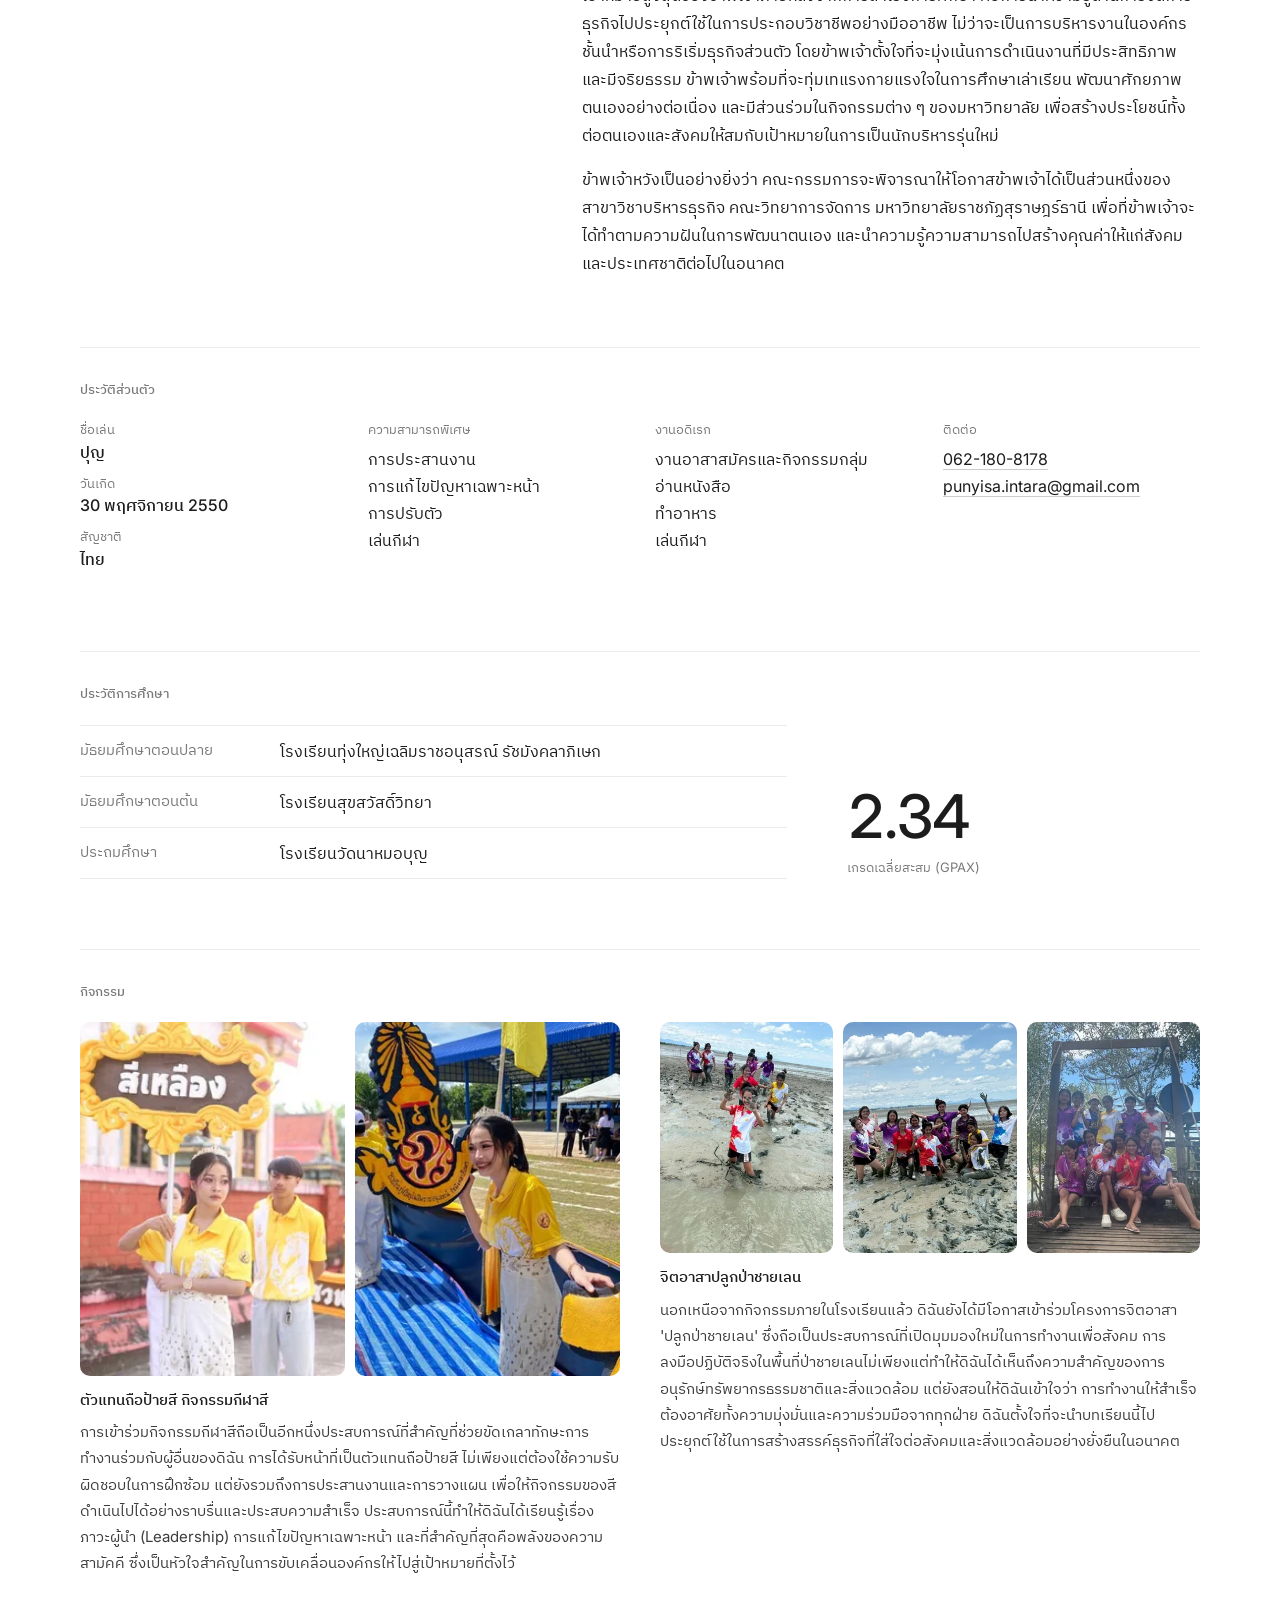
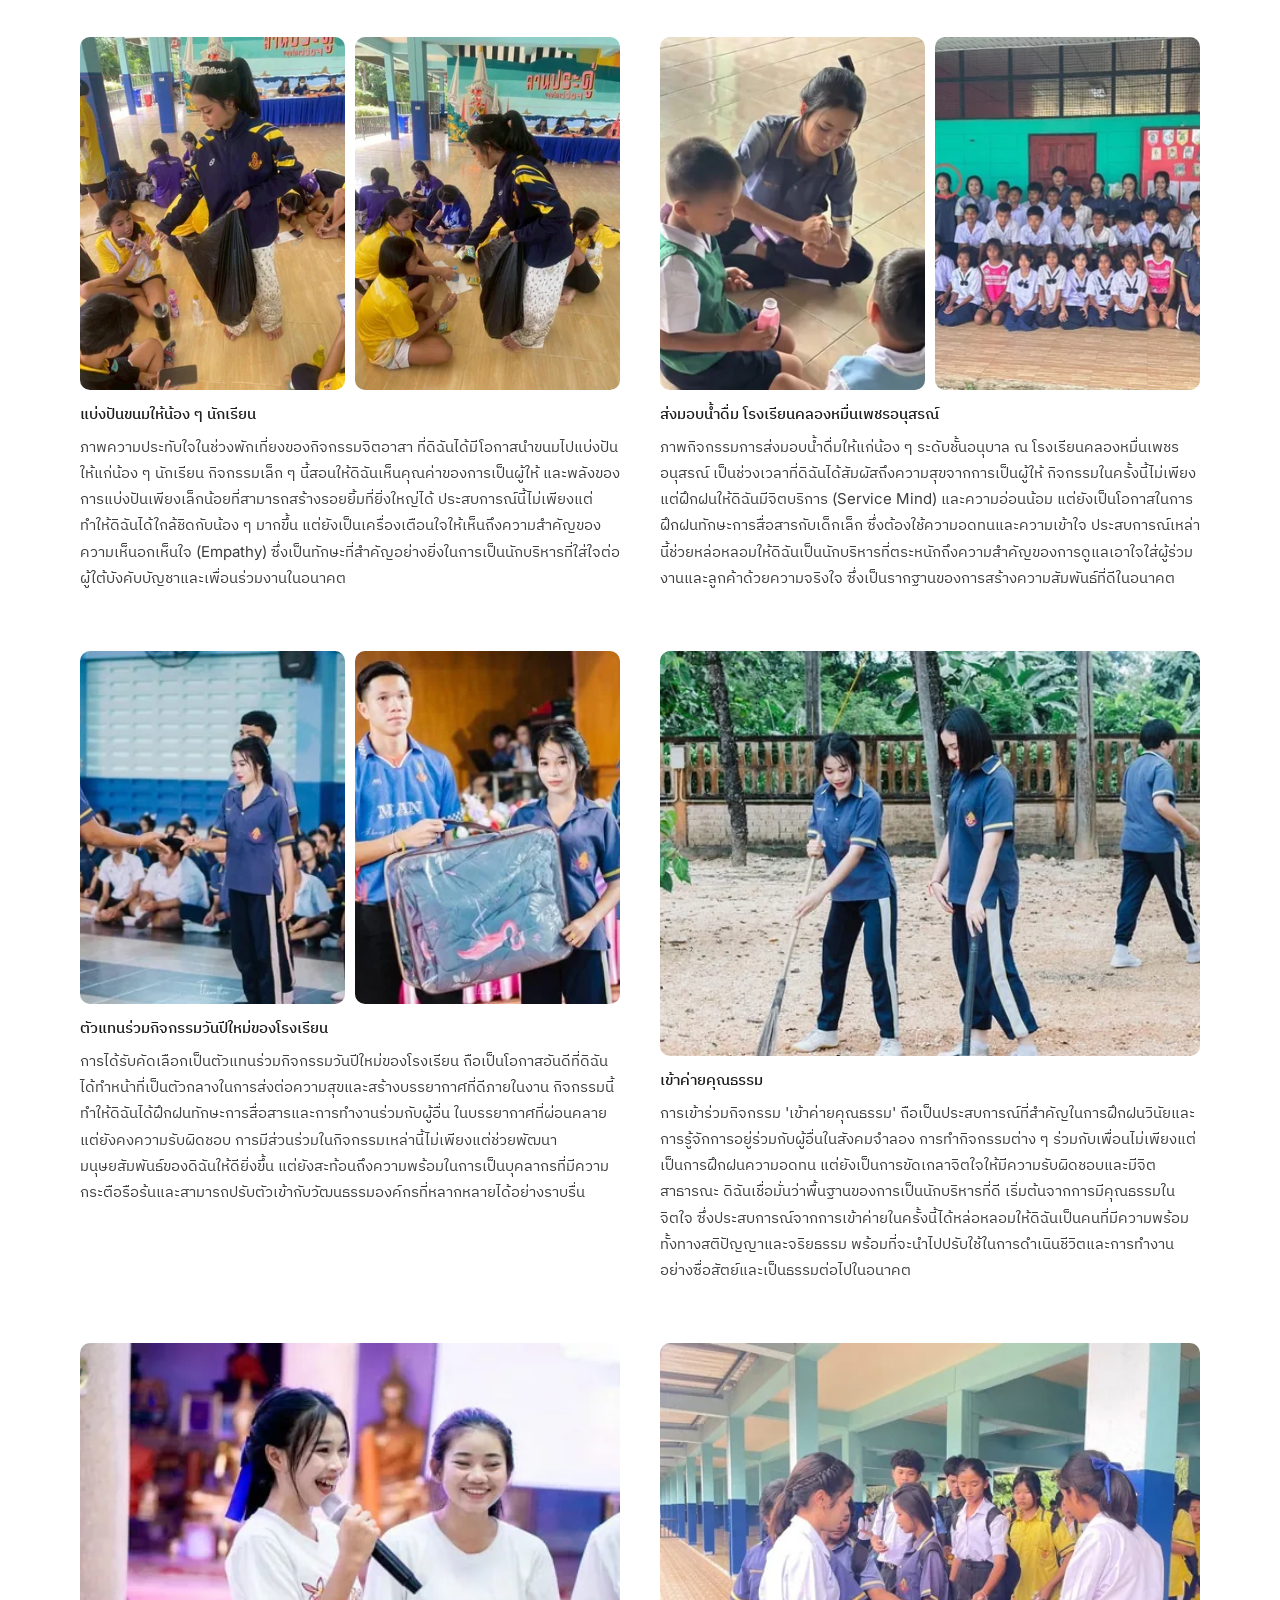
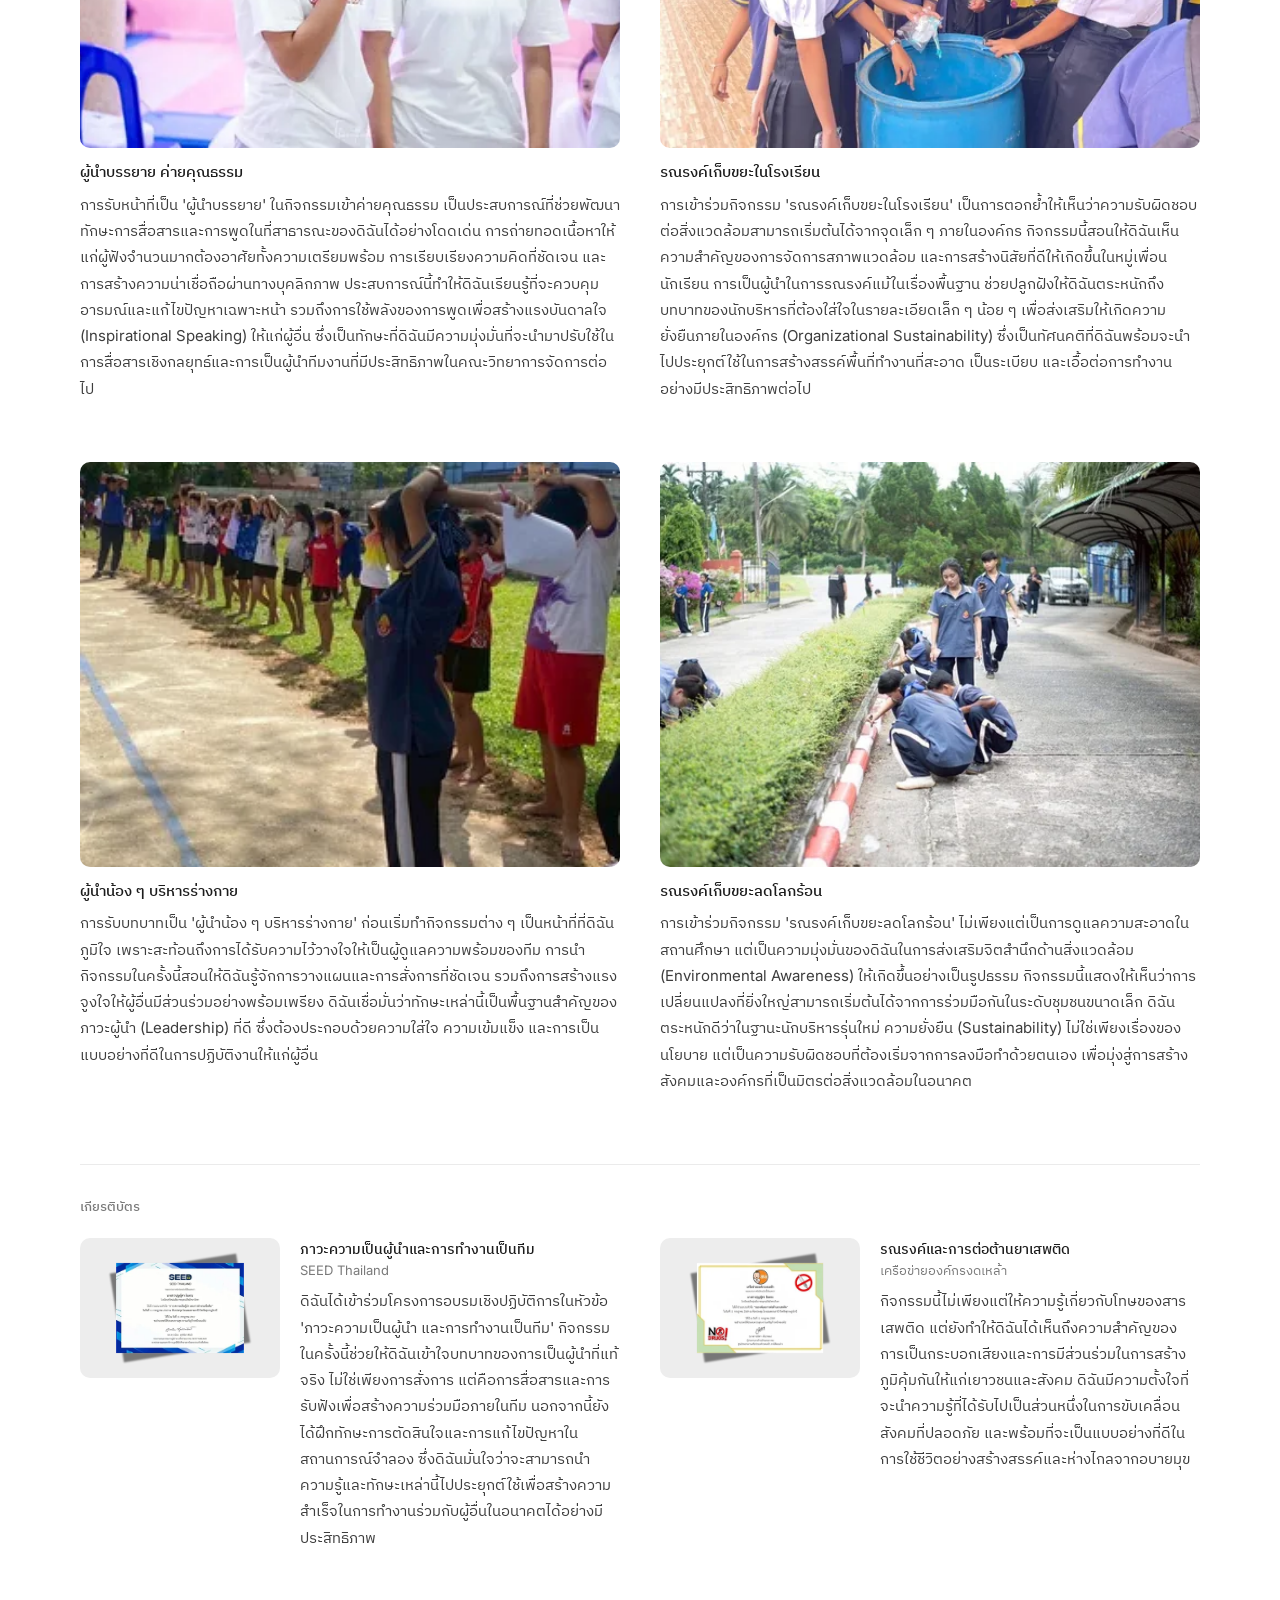
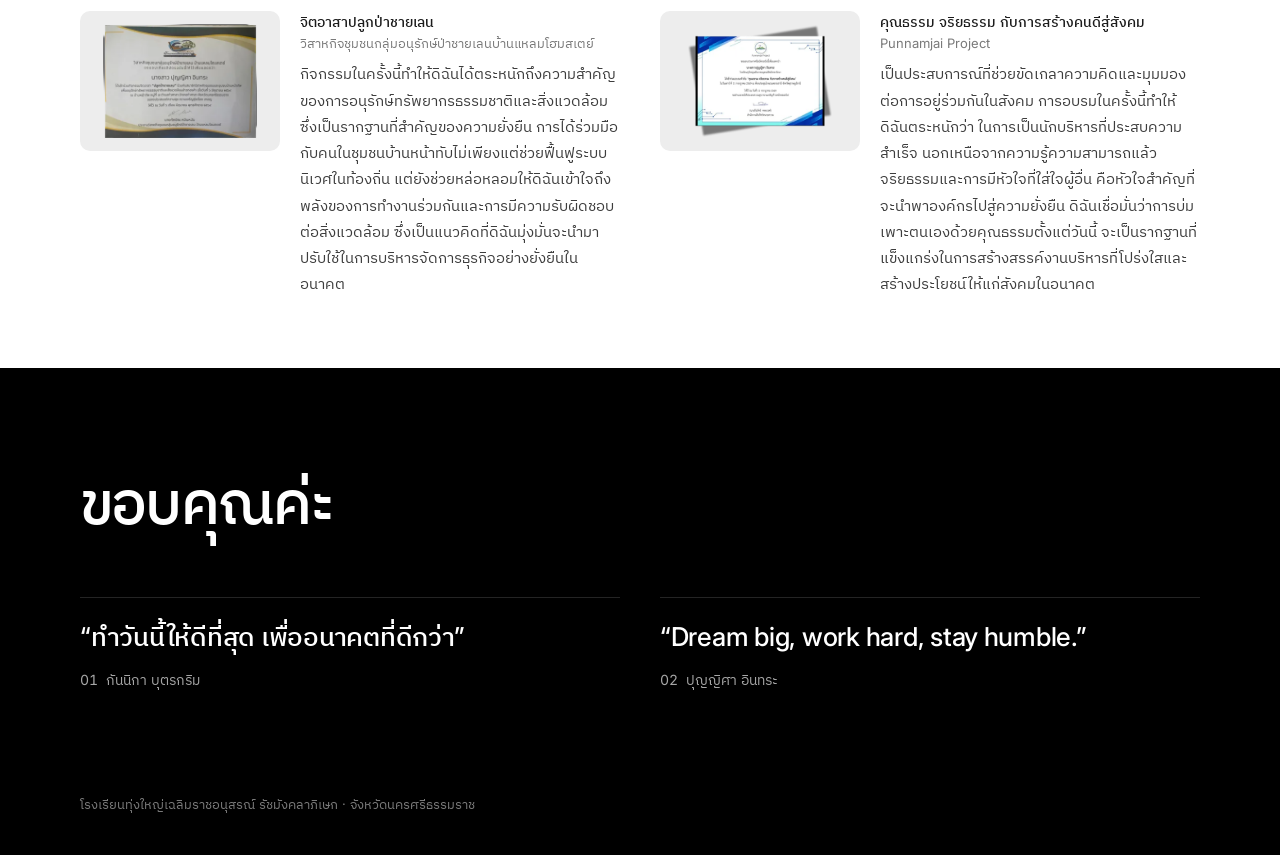
<file: punyisa/index.html>
<!doctype html>
<html lang="th">
<head>
  <meta charset="utf-8">
  <meta name="viewport" content="width=device-width, initial-scale=1">
  <title>แฟ้มสะสมผลงาน กันนิกา และ ปุญญิศา</title>
  <meta name="description" content="แฟ้มสะสมผลงานของ กันนิกา บุตรกริม (รัฐศาสตร์) และ ปุญญิศา อินทระ (บริหารธุรกิจ) โรงเรียนทุ่งใหญ่เฉลิมราชอนุสรณ์ รัชมังคลาภิเษก">
  <link rel="preconnect" href="https://fonts.googleapis.com">
  <link rel="preconnect" href="https://fonts.gstatic.com" crossorigin>
  <link href="https://fonts.googleapis.com/css2?family=IBM+Plex+Sans+Thai:wght@400;500&family=Inter:wght@400;500&family=VT323&display=swap" rel="stylesheet">
  <link rel="stylesheet" href="style.css">
</head>
<body>

<nav class="nav" aria-label="หลัก">
  <a href="#kannika" class="nav-link">กันนิกา</a>
  <a href="#top" class="nav-mark">portfolio</a>
  <a href="#punyisa" class="nav-link">ปุญญิศา</a>
</nav>

<!-- Hero -->
<header class="hero" id="top">
  <div class="hero-text">
    <p class="lcd" aria-label="ปีการศึกษา 2569">2569</p>
    <h1 class="display">สองเส้นทาง สู่ราชภัฏสุราษฎร์ธานี</h1>
    <p class="hero-sub">แฟ้มสะสมผลงาน · โรงเรียนทุ่งใหญ่เฉลิมราชอนุสรณ์ รัชมังคลาภิเษก</p>
  </div>
  <div class="hero-stage">
    <div class="burst" aria-hidden="true"></div>
    <a href="#kannika" class="hero-person">
      <img src="images/k-portrait.webp" alt="กันนิกา บุตรกริม" width="821" height="1229">
      <span class="frag"><span class="frag-no">01</span> กันนิกา บุตรกริม<span class="frag-dim">รัฐศาสตร์</span></span>
    </a>
    <a href="#punyisa" class="hero-person">
      <img src="images/p-portrait.webp" alt="ปุญญิศา อินทระ" width="534" height="800">
      <span class="frag"><span class="frag-no">02</span> ปุญญิศา อินทระ<span class="frag-dim">บริหารธุรกิจ</span></span>
    </a>
  </div>
</header>

<main>

<!-- ===================== 01 Kannika ===================== -->
<section class="person" id="kannika" aria-labelledby="k-name">
  <div class="wrap person-head">
    <p class="index">01</p>
    <h2 class="heading" id="k-name">กันนิกา บุตรกริม</h2>
    <p class="sub">คณะมนุษยศาสตร์และสังคมศาสตร์ สาขารัฐศาสตร์ · มหาวิทยาลัยราชภัฏสุราษฎร์ธานี</p>
  </div>

  <div class="wrap intro">
    <figure class="intro-photo">
      <img src="images/k-photo.webp" alt="กันนิกา บุตรกริม ในชุดนักเรียน" width="821" height="1229" loading="lazy">
    </figure>
    <div class="prose">
      <h3 class="label">ความมุ่งมั่น</h3>
      <p>ดิฉัน นางสาวกันนิกา บุตรกริม ปัจจุบันกำลังศึกษาระดับชั้นมัธยมศึกษาปีที่ 6 เหตุผลที่ดิฉันเลือกเรียนคณะมนุษยศาสตร์และสังคมศาสตร์ สาขารัฐศาสตร์ เพราะเป็นคณะที่ดิฉันใฝ่ฝัน ดิฉันเป็นผู้ที่มีความสนใจในด้านสังคม การเมือง การบริหาร และการพัฒนาชุมชน มีความตั้งใจที่จะเรียนรู้และพัฒนาตนเองอยู่เสมอ ทั้งด้านวิชาการ การทำงานร่วมกับผู้อื่น และการมีจิตสาธารณะ</p>
      <p>ดิฉันเชื่อว่าการศึกษาด้านรัฐศาสตร์จะช่วยให้มีความรู้ ความเข้าใจเกี่ยวกับการปกครอง กฎหมาย สิทธิและหน้าที่ของพลเมือง รวมถึงสามารถนำความรู้ไปประยุกต์ใช้ในการพัฒนาสังคมและประเทศชาติได้ในอนาคต</p>
      <p>ด้วยเหตุนี้ ดิฉันจึงมีความมุ่งมั่นที่จะเข้าศึกษาในคณะมนุษยศาสตร์และสังคมศาสตร์ ณ มหาวิทยาลัยราชภัฏสุราษฎร์ธานี เพื่อพัฒนาความรู้ ความสามารถ และประสบการณ์ พร้อมทั้งเตรียมความพร้อมสู่การประกอบอาชีพที่สามารถสร้างประโยชน์ให้แก่สังคมและส่วนรวม</p>
      <p>หวังเป็นอย่างยิ่งว่า Portfolio เล่มนี้จะสะท้อนให้เห็นถึงความตั้งใจ ความรับผิดชอบ และศักยภาพของดิฉัน ขอขอบพระคุณคณะกรรมการทุกท่านที่สละเวลาในการพิจารณาค่ะ</p>
    </div>
  </div>

  <div class="wrap block">
    <h3 class="label">ประวัติส่วนตัว</h3>
    <div class="facts">
      <dl>
        <div><dt>ชื่อเล่น</dt><dd>อาย</dd></div>
        <div><dt>วันเกิด</dt><dd>2 พฤษภาคม 2552</dd></div>
        <div><dt>แผนการเรียน</dt><dd>ศิลป์ทั่วไป</dd></div>
        <div><dt>สัญชาติ</dt><dd>ไทย</dd></div>
      </dl>
      <div>
        <h4 class="facts-title">จุดเด่น</h4>
        <ul class="plain">
          <li>มีความเป็นผู้นำ</li>
          <li>มีทักษะการแก้ปัญหา</li>
          <li>มีทักษะการสื่อสารที่ดี</li>
          <li>มีวินัยและความรับผิดชอบ</li>
        </ul>
      </div>
      <div>
        <h4 class="facts-title">ความสามารถพิเศษ</h4>
        <ul class="plain">
          <li>ลีดเดอร์เชียร์</li>
          <li>ออกแบบผลงานและตัดต่อ</li>
        </ul>
      </div>
      <div>
        <h4 class="facts-title">ติดต่อ</h4>
        <ul class="plain">
          <li><a href="tel:0967685866">096-768-5866</a></li>
          <li><a href="https://www.instagram.com/ka.kannikaa08/" rel="noopener">IG ka.kannikaa08</a></li>
          <li>Facebook กันนิกา ฯ.</li>
        </ul>
      </div>
    </div>
  </div>

  <div class="wrap block">
    <h3 class="label">ประวัติการศึกษา</h3>
    <div class="edu-wrap">
      <ol class="edu">
        <li><span>มัธยมศึกษาตอนปลาย</span><span>โรงเรียนทุ่งใหญ่เฉลิมราชอนุสรณ์ รัชมังคลาภิเษก</span></li>
        <li><span>มัธยมศึกษาตอนต้น</span><span>โรงเรียนเมืองกระบี่</span></li>
        <li><span>ประถมศึกษา</span><span>โรงเรียนอนุบาลกระบี่</span></li>
        <li><span>อนุบาลศึกษา</span><span>โรงเรียนอนุบาลกระบี่</span></li>
      </ol>
      <p class="gpa"><span class="gpa-figure">2.33</span><span class="gpa-label">ผลการเรียนเฉลี่ย 4 ภาคเรียน</span></p>
    </div>
  </div>

  <div class="wrap block">
    <h3 class="label">กิจกรรม</h3>
    <div class="acts">
      <article class="act">
        <div class="act-media"><img src="images/k-flag.webp" alt="" loading="lazy"></div>
        <h4>ตัวแทนชักธงสีของคณะสีเหลือง ในกิจกรรมกีฬาสีของโรงเรียน</h4>
      </article>
      <article class="act">
        <div class="act-media"><img src="images/k-parade.webp" alt="" loading="lazy"></div>
        <h4>กีฬาสีของโรงเรียน ได้รับมอบหมายเป็นเหรัญญิกและผู้ช่วยผู้นำเชียร์ของคณะสีเหลือง</h4>
      </article>
      <article class="act">
        <div class="act-media"><img src="images/k-mangrove.webp" alt="" loading="lazy"></div>
        <h4>จิตอาสาปลูกป่าชายเลน ร่วมกับวิสาหกิจชุมชนและชุมชนบ้านหน้าทับ</h4>
        <p class="meta">6 มิถุนายน 2569</p>
      </article>
      <article class="act">
        <div class="act-media"><img src="images/k-paint.webp" alt="" loading="lazy"></div>
        <h4>กิจกรรมทาสีบำรุงโรงเรียน</h4>
      </article>
      <article class="act">
        <div class="act-media two"><img src="images/k-football-1.webp" alt="" loading="lazy"><img src="images/k-football-2.webp" alt="" loading="lazy"></div>
        <h4>การแข่งขันฟุตบอลประจำโรงเรียน</h4>
      </article>
      <article class="act">
        <div class="act-media two"><img src="images/k-volley-1.webp" alt="" loading="lazy"><img src="images/k-volley-2.webp" alt="" loading="lazy"></div>
        <h4>การแข่งขันวอลเลย์บอล ภาคเรียนที่ 1</h4>
      </article>
    </div>
  </div>

  <div class="wrap block">
    <h3 class="label">เกียรติบัตร</h3>
    <div class="certs">
      <figure><img src="images/k-cert-seed.webp" alt="เกียรติบัตรภาวะความเป็นผู้นำและการทำงานเป็นทีม" loading="lazy"><figcaption>ภาวะความเป็นผู้นำและการทำงานเป็นทีม</figcaption></figure>
      <figure><img src="images/k-cert-drugs.webp" alt="เกียรติบัตรรณรงค์และการต่อต้านยาเสพติด" loading="lazy"><figcaption>รณรงค์และการต่อต้านยาเสพติด</figcaption></figure>
      <figure><img src="images/k-cert-mangrove.webp" alt="เกียรติบัตรจิตอาสาปลูกป่าชายเลน" loading="lazy"><figcaption>จิตอาสาปลูกป่าชายเลน อนุรักษ์ทรัพยากรธรรมชาติและสิ่งแวดล้อมอ่าวทองคำ</figcaption></figure>
      <figure><img src="images/k-cert-ethics.webp" alt="เกียรติบัตรคุณธรรม จริยธรรม" loading="lazy"><figcaption>คุณธรรม จริยธรรม กับการสร้างคนดีสู่สังคม</figcaption></figure>
    </div>
  </div>
</section>

<!-- ===================== 02 Punyisa ===================== -->
<section class="person" id="punyisa" aria-labelledby="p-name">
  <div class="wrap person-head">
    <p class="index">02</p>
    <h2 class="heading" id="p-name">ปุญญิศา อินทระ</h2>
    <p class="sub">คณะวิทยาการจัดการ สาขาวิชาบริหารธุรกิจ วิชาเอกการจัดการทั่วไป · มหาวิทยาลัยราชภัฏสุราษฎร์ธานี</p>
  </div>

  <div class="wrap intro">
    <figure class="intro-photo cutout">
      <img src="images/p-portrait.webp" alt="ปุญญิศา อินทระ ในชุดนักเรียน" width="534" height="800" loading="lazy">
    </figure>
    <div class="prose">
      <h3 class="label">ความมุ่งมั่น</h3>
      <p>ในโลกของการทำงานที่มีการเปลี่ยนแปลงอย่างรวดเร็วและเต็มไปด้วยการแข่งขัน ทักษะการบริหารจัดการไม่ได้เป็นเพียงเรื่องของการทำธุรกิจ แต่คือหัวใจสำคัญในการสร้างความยั่งยืนให้แก่องค์กรและสังคม ข้าพเจ้า นางสาวปุญญิศา อินทระ มีความสนใจอย่างแรงกล้าที่จะเข้าศึกษาในสาขาวิชาบริหารธุรกิจ วิชาเอกการจัดการ คณะวิทยาการจัดการ มหาวิทยาลัยราชภัฏสุราษฎร์ธานี เพื่อต่อยอดศักยภาพของตนเองสู่การเป็นบุคลากรที่มีคุณภาพและพร้อมขับเคลื่อนเศรษฐกิจในอนาคต</p>
      <p>ตลอดระยะเวลาที่ผ่านมา ข้าพเจ้าได้มีโอกาสฝึกฝนและพัฒนาทักษะด้านการจัดการ ผ่านการทำกิจกรรมและการทำงานร่วมกับผู้อื่น ข้าพเจ้ามีความเชื่อมั่นว่าทักษะการประสานงาน การแก้ปัญหาเฉพาะหน้า และการทำงานเป็นทีม เป็นองค์ประกอบพื้นฐานที่สำคัญของการบริหารงานอย่างเป็นระบบ ประสบการณ์เหล่านี้ไม่เพียงแต่ทำให้ข้าพเจ้าเข้าใจถึงความสำคัญของกระบวนการวางแผนและการตัดสินใจที่ถูกต้อง แต่ยังหล่อหลอมให้ข้าพเจ้าเป็นคนที่พร้อมเปิดรับการเรียนรู้สิ่งใหม่ ๆ และปรับตัวให้เข้ากับสถานการณ์ที่ท้าทายอยู่เสมอ</p>
      <p>มหาวิทยาลัยราชภัฏสุราษฎร์ธานี เป็นสถาบันการศึกษาที่มีชื่อเสียงและมีความโดดเด่นในด้านการผลิตบัณฑิตที่ตอบโจทย์ความต้องการของตลาดแรงงานในภูมิภาค ข้าพเจ้ามีความประทับใจในหลักสูตรที่มุ่งเน้นการบูรณาการความรู้ทางทฤษฎีควบคู่ไปกับการฝึกปฏิบัติจริงของคณะวิทยาการจัดการ ซึ่งข้าพเจ้าเชื่อมั่นว่าสภาพแวดล้อมทางวิชาการและองค์ความรู้ที่ได้รับจากคณาจารย์ผู้ทรงคุณวุฒิ จะช่วยเปิดโลกทัศน์และเสริมสร้างทักษะทางวิชาชีพที่จำเป็นให้แก่ข้าพเจ้าได้อย่างครบถ้วน</p>
      <p>เป้าหมายสูงสุดของข้าพเจ้าภายหลังจากการสำเร็จการศึกษา คือการนำความรู้ด้านการจัดการธุรกิจไปประยุกต์ใช้ในการประกอบวิชาชีพอย่างมืออาชีพ ไม่ว่าจะเป็นการบริหารงานในองค์กรชั้นนำหรือการริเริ่มธุรกิจส่วนตัว โดยข้าพเจ้าตั้งใจที่จะมุ่งเน้นการดำเนินงานที่มีประสิทธิภาพและมีจริยธรรม ข้าพเจ้าพร้อมที่จะทุ่มเทแรงกายแรงใจในการศึกษาเล่าเรียน พัฒนาศักยภาพตนเองอย่างต่อเนื่อง และมีส่วนร่วมในกิจกรรมต่าง ๆ ของมหาวิทยาลัย เพื่อสร้างประโยชน์ทั้งต่อตนเองและสังคมให้สมกับเป้าหมายในการเป็นนักบริหารรุ่นใหม่</p>
      <p>ข้าพเจ้าหวังเป็นอย่างยิ่งว่า คณะกรรมการจะพิจารณาให้โอกาสข้าพเจ้าได้เป็นส่วนหนึ่งของสาขาวิชาบริหารธุรกิจ คณะวิทยาการจัดการ มหาวิทยาลัยราชภัฏสุราษฎร์ธานี เพื่อที่ข้าพเจ้าจะได้ทำตามความฝันในการพัฒนาตนเอง และนำความรู้ความสามารถไปสร้างคุณค่าให้แก่สังคมและประเทศชาติต่อไปในอนาคต</p>
    </div>
  </div>

  <div class="wrap block">
    <h3 class="label">ประวัติส่วนตัว</h3>
    <div class="facts">
      <dl>
        <div><dt>ชื่อเล่น</dt><dd>ปุญ</dd></div>
        <div><dt>วันเกิด</dt><dd>30 พฤศจิกายน 2550</dd></div>
        <div><dt>สัญชาติ</dt><dd>ไทย</dd></div>
      </dl>
      <div>
        <h4 class="facts-title">ความสามารถพิเศษ</h4>
        <ul class="plain">
          <li>การประสานงาน</li>
          <li>การแก้ไขปัญหาเฉพาะหน้า</li>
          <li>การปรับตัว</li>
          <li>เล่นกีฬา</li>
        </ul>
      </div>
      <div>
        <h4 class="facts-title">งานอดิเรก</h4>
        <ul class="plain">
          <li>งานอาสาสมัครและกิจกรรมกลุ่ม</li>
          <li>อ่านหนังสือ</li>
          <li>ทำอาหาร</li>
          <li>เล่นกีฬา</li>
        </ul>
      </div>
      <div>
        <h4 class="facts-title">ติดต่อ</h4>
        <ul class="plain">
          <li><a href="tel:0621808178">062-180-8178</a></li>
          <li><a href="mailto:punyisa.intara@gmail.com">punyisa.intara@gmail.com</a></li>
        </ul>
      </div>
    </div>
  </div>

  <div class="wrap block">
    <h3 class="label">ประวัติการศึกษา</h3>
    <div class="edu-wrap">
      <ol class="edu">
        <li><span>มัธยมศึกษาตอนปลาย</span><span>โรงเรียนทุ่งใหญ่เฉลิมราชอนุสรณ์ รัชมังคลาภิเษก</span></li>
        <li><span>มัธยมศึกษาตอนต้น</span><span>โรงเรียนสุขสวัสดิ์วิทยา</span></li>
        <li><span>ประถมศึกษา</span><span>โรงเรียนวัดนาหมอบุญ</span></li>
      </ol>
      <p class="gpa"><span class="gpa-figure">2.34</span><span class="gpa-label">เกรดเฉลี่ยสะสม (GPAX)</span></p>
    </div>
  </div>

  <div class="wrap block">
    <h3 class="label">กิจกรรม</h3>
    <div class="acts long">
      <article class="act">
        <div class="act-media two"><img src="images/p-sport-1.webp" alt="" loading="lazy"><img src="images/p-sport-2.webp" alt="" loading="lazy"></div>
        <h4>ตัวแทนถือป้ายสี กิจกรรมกีฬาสี</h4>
        <p>การเข้าร่วมกิจกรรมกีฬาสีถือเป็นอีกหนึ่งประสบการณ์ที่สำคัญที่ช่วยขัดเกลาทักษะการทำงานร่วมกับผู้อื่นของดิฉัน การได้รับหน้าที่เป็นตัวแทนถือป้ายสี ไม่เพียงแต่ต้องใช้ความรับผิดชอบในการฝึกซ้อม แต่ยังรวมถึงการประสานงานและการวางแผน เพื่อให้กิจกรรมของสีดำเนินไปได้อย่างราบรื่นและประสบความสำเร็จ ประสบการณ์นี้ทำให้ดิฉันได้เรียนรู้เรื่องภาวะผู้นำ (Leadership) การแก้ไขปัญหาเฉพาะหน้า และที่สำคัญที่สุดคือพลังของความสามัคคี ซึ่งเป็นหัวใจสำคัญในการขับเคลื่อนองค์กรให้ไปสู่เป้าหมายที่ตั้งไว้</p>
      </article>
      <article class="act">
        <div class="act-media three"><img src="images/p-mangrove-1.webp" alt="" loading="lazy"><img src="images/p-mangrove-2.webp" alt="" loading="lazy"><img src="images/p-mangrove-3.webp" alt="" loading="lazy"></div>
        <h4>จิตอาสาปลูกป่าชายเลน</h4>
        <p>นอกเหนือจากกิจกรรมภายในโรงเรียนแล้ว ดิฉันยังได้มีโอกาสเข้าร่วมโครงการจิตอาสา 'ปลูกป่าชายเลน' ซึ่งถือเป็นประสบการณ์ที่เปิดมุมมองใหม่ในการทำงานเพื่อสังคม การลงมือปฏิบัติจริงในพื้นที่ป่าชายเลนไม่เพียงแต่ทำให้ดิฉันได้เห็นถึงความสำคัญของการอนุรักษ์ทรัพยากรธรรมชาติและสิ่งแวดล้อม แต่ยังสอนให้ดิฉันเข้าใจว่า การทำงานให้สำเร็จต้องอาศัยทั้งความมุ่งมั่นและความร่วมมือจากทุกฝ่าย ดิฉันตั้งใจที่จะนำบทเรียนนี้ไปประยุกต์ใช้ในการสร้างสรรค์ธุรกิจที่ใส่ใจต่อสังคมและสิ่งแวดล้อมอย่างยั่งยืนในอนาคต</p>
      </article>
      <article class="act">
        <div class="act-media two"><img src="images/p-snack-1.webp" alt="" loading="lazy"><img src="images/p-snack-2.webp" alt="" loading="lazy"></div>
        <h4>แบ่งปันขนมให้น้อง ๆ นักเรียน</h4>
        <p>ภาพความประทับใจในช่วงพักเที่ยงของกิจกรรมจิตอาสา ที่ดิฉันได้มีโอกาสนำขนมไปแบ่งปันให้แก่น้อง ๆ นักเรียน กิจกรรมเล็ก ๆ นี้สอนให้ดิฉันเห็นคุณค่าของการเป็นผู้ให้ และพลังของการแบ่งปันเพียงเล็กน้อยที่สามารถสร้างรอยยิ้มที่ยิ่งใหญ่ได้ ประสบการณ์นี้ไม่เพียงแต่ทำให้ดิฉันได้ใกล้ชิดกับน้อง ๆ มากขึ้น แต่ยังเป็นเครื่องเตือนใจให้เห็นถึงความสำคัญของความเห็นอกเห็นใจ (Empathy) ซึ่งเป็นทักษะที่สำคัญอย่างยิ่งในการเป็นนักบริหารที่ใส่ใจต่อผู้ใต้บังคับบัญชาและเพื่อนร่วมงานในอนาคต</p>
      </article>
      <article class="act">
        <div class="act-media two"><img src="images/p-water-1.webp" alt="" loading="lazy"><img src="images/p-water-2.webp" alt="" loading="lazy"></div>
        <h4>ส่งมอบน้ำดื่ม โรงเรียนคลองหมื่นเพชรอนุสรณ์</h4>
        <p>ภาพกิจกรรมการส่งมอบน้ำดื่มให้แก่น้อง ๆ ระดับชั้นอนุบาล ณ โรงเรียนคลองหมื่นเพชรอนุสรณ์ เป็นช่วงเวลาที่ดิฉันได้สัมผัสถึงความสุขจากการเป็นผู้ให้ กิจกรรมในครั้งนี้ไม่เพียงแต่ฝึกฝนให้ดิฉันมีจิตบริการ (Service Mind) และความอ่อนน้อม แต่ยังเป็นโอกาสในการฝึกฝนทักษะการสื่อสารกับเด็กเล็ก ซึ่งต้องใช้ความอดทนและความเข้าใจ ประสบการณ์เหล่านี้ช่วยหล่อหลอมให้ดิฉันเป็นนักบริหารที่ตระหนักถึงความสำคัญของการดูแลเอาใจใส่ผู้ร่วมงานและลูกค้าด้วยความจริงใจ ซึ่งเป็นรากฐานของการสร้างความสัมพันธ์ที่ดีในอนาคต</p>
      </article>
      <article class="act">
        <div class="act-media two"><img src="images/p-newyear-1.webp" alt="" loading="lazy"><img src="images/p-newyear-2.webp" alt="" loading="lazy"></div>
        <h4>ตัวแทนร่วมกิจกรรมวันปีใหม่ของโรงเรียน</h4>
        <p>การได้รับคัดเลือกเป็นตัวแทนร่วมกิจกรรมวันปีใหม่ของโรงเรียน ถือเป็นโอกาสอันดีที่ดิฉันได้ทำหน้าที่เป็นตัวกลางในการส่งต่อความสุขและสร้างบรรยากาศที่ดีภายในงาน กิจกรรมนี้ทำให้ดิฉันได้ฝึกฝนทักษะการสื่อสารและการทำงานร่วมกับผู้อื่น ในบรรยากาศที่ผ่อนคลายแต่ยังคงความรับผิดชอบ การมีส่วนร่วมในกิจกรรมเหล่านี้ไม่เพียงแต่ช่วยพัฒนามนุษยสัมพันธ์ของดิฉันให้ดียิ่งขึ้น แต่ยังสะท้อนถึงความพร้อมในการเป็นบุคลากรที่มีความกระตือรือร้นและสามารถปรับตัวเข้ากับวัฒนธรรมองค์กรที่หลากหลายได้อย่างราบรื่น</p>
      </article>
      <article class="act">
        <div class="act-media"><img src="images/p-camp.webp" alt="" loading="lazy"></div>
        <h4>เข้าค่ายคุณธรรม</h4>
        <p>การเข้าร่วมกิจกรรม 'เข้าค่ายคุณธรรม' ถือเป็นประสบการณ์ที่สำคัญในการฝึกฝนวินัยและการรู้จักการอยู่ร่วมกับผู้อื่นในสังคมจำลอง การทำกิจกรรมต่าง ๆ ร่วมกับเพื่อนไม่เพียงแต่เป็นการฝึกฝนความอดทน แต่ยังเป็นการขัดเกลาจิตใจให้มีความรับผิดชอบและมีจิตสาธารณะ ดิฉันเชื่อมั่นว่าพื้นฐานของการเป็นนักบริหารที่ดี เริ่มต้นจากการมีคุณธรรมในจิตใจ ซึ่งประสบการณ์จากการเข้าค่ายในครั้งนี้ได้หล่อหลอมให้ดิฉันเป็นคนที่มีความพร้อมทั้งทางสติปัญญาและจริยธรรม พร้อมที่จะนำไปปรับใช้ในการดำเนินชีวิตและการทำงานอย่างซื่อสัตย์และเป็นธรรมต่อไปในอนาคต</p>
      </article>
      <article class="act">
        <div class="act-media"><img src="images/p-speaker.webp" alt="" loading="lazy"></div>
        <h4>ผู้นำบรรยาย ค่ายคุณธรรม</h4>
        <p>การรับหน้าที่เป็น 'ผู้นำบรรยาย' ในกิจกรรมเข้าค่ายคุณธรรม เป็นประสบการณ์ที่ช่วยพัฒนาทักษะการสื่อสารและการพูดในที่สาธารณะของดิฉันได้อย่างโดดเด่น การถ่ายทอดเนื้อหาให้แก่ผู้ฟังจำนวนมากต้องอาศัยทั้งความเตรียมพร้อม การเรียบเรียงความคิดที่ชัดเจน และการสร้างความน่าเชื่อถือผ่านทางบุคลิกภาพ ประสบการณ์นี้ทำให้ดิฉันเรียนรู้ที่จะควบคุมอารมณ์และแก้ไขปัญหาเฉพาะหน้า รวมถึงการใช้พลังของการพูดเพื่อสร้างแรงบันดาลใจ (Inspirational Speaking) ให้แก่ผู้อื่น ซึ่งเป็นทักษะที่ดิฉันมีความมุ่งมั่นที่จะนำมาปรับใช้ในการสื่อสารเชิงกลยุทธ์และการเป็นผู้นำทีมงานที่มีประสิทธิภาพในคณะวิทยาการจัดการต่อไป</p>
      </article>
      <article class="act">
        <div class="act-media"><img src="images/p-trash-school.webp" alt="" loading="lazy"></div>
        <h4>รณรงค์เก็บขยะในโรงเรียน</h4>
        <p>การเข้าร่วมกิจกรรม 'รณรงค์เก็บขยะในโรงเรียน' เป็นการตอกย้ำให้เห็นว่าความรับผิดชอบต่อสิ่งแวดล้อมสามารถเริ่มต้นได้จากจุดเล็ก ๆ ภายในองค์กร กิจกรรมนี้สอนให้ดิฉันเห็นความสำคัญของการจัดการสภาพแวดล้อม และการสร้างนิสัยที่ดีให้เกิดขึ้นในหมู่เพื่อนนักเรียน การเป็นผู้นำในการรณรงค์แม้ในเรื่องพื้นฐาน ช่วยปลูกฝังให้ดิฉันตระหนักถึงบทบาทของนักบริหารที่ต้องใส่ใจในรายละเอียดเล็ก ๆ น้อย ๆ เพื่อส่งเสริมให้เกิดความยั่งยืนภายในองค์กร (Organizational Sustainability) ซึ่งเป็นทัศนคติที่ดิฉันพร้อมจะนำไปประยุกต์ใช้ในการสร้างสรรค์พื้นที่ทำงานที่สะอาด เป็นระเบียบ และเอื้อต่อการทำงานอย่างมีประสิทธิภาพต่อไป</p>
      </article>
      <article class="act">
        <div class="act-media"><img src="images/p-exercise.webp" alt="" loading="lazy"></div>
        <h4>ผู้นำน้อง ๆ บริหารร่างกาย</h4>
        <p>การรับบทบาทเป็น 'ผู้นำน้อง ๆ บริหารร่างกาย' ก่อนเริ่มทำกิจกรรมต่าง ๆ เป็นหน้าที่ที่ดิฉันภูมิใจ เพราะสะท้อนถึงการได้รับความไว้วางใจให้เป็นผู้ดูแลความพร้อมของทีม การนำกิจกรรมในครั้งนี้สอนให้ดิฉันรู้จักการวางแผนและการสั่งการที่ชัดเจน รวมถึงการสร้างแรงจูงใจให้ผู้อื่นมีส่วนร่วมอย่างพร้อมเพรียง ดิฉันเชื่อมั่นว่าทักษะเหล่านี้เป็นพื้นฐานสำคัญของภาวะผู้นำ (Leadership) ที่ดี ซึ่งต้องประกอบด้วยความใส่ใจ ความเข้มแข็ง และการเป็นแบบอย่างที่ดีในการปฏิบัติงานให้แก่ผู้อื่น</p>
      </article>
      <article class="act">
        <div class="act-media"><img src="images/p-trash-world.webp" alt="" loading="lazy"></div>
        <h4>รณรงค์เก็บขยะลดโลกร้อน</h4>
        <p>การเข้าร่วมกิจกรรม 'รณรงค์เก็บขยะลดโลกร้อน' ไม่เพียงแต่เป็นการดูแลความสะอาดในสถานศึกษา แต่เป็นความมุ่งมั่นของดิฉันในการส่งเสริมจิตสำนึกด้านสิ่งแวดล้อม (Environmental Awareness) ให้เกิดขึ้นอย่างเป็นรูปธรรม กิจกรรมนี้แสดงให้เห็นว่าการเปลี่ยนแปลงที่ยิ่งใหญ่สามารถเริ่มต้นได้จากการร่วมมือกันในระดับชุมชนขนาดเล็ก ดิฉันตระหนักดีว่าในฐานะนักบริหารรุ่นใหม่ ความยั่งยืน (Sustainability) ไม่ใช่เพียงเรื่องของนโยบาย แต่เป็นความรับผิดชอบที่ต้องเริ่มจากการลงมือทำด้วยตนเอง เพื่อมุ่งสู่การสร้างสังคมและองค์กรที่เป็นมิตรต่อสิ่งแวดล้อมในอนาคต</p>
      </article>
    </div>
  </div>

  <div class="wrap block">
    <h3 class="label">เกียรติบัตร</h3>
    <div class="certs long">
      <figure><img src="images/p-cert-seed.webp" alt="เกียรติบัตรภาวะความเป็นผู้นำและการทำงานเป็นทีม" loading="lazy">
        <figcaption>ภาวะความเป็นผู้นำและการทำงานเป็นทีม<span class="meta">SEED Thailand</span></figcaption>
        <p>ดิฉันได้เข้าร่วมโครงการอบรมเชิงปฏิบัติการในหัวข้อ 'ภาวะความเป็นผู้นำ และการทำงานเป็นทีม' กิจกรรมในครั้งนี้ช่วยให้ดิฉันเข้าใจบทบาทของการเป็นผู้นำที่แท้จริง ไม่ใช่เพียงการสั่งการ แต่คือการสื่อสารและการรับฟังเพื่อสร้างความร่วมมือภายในทีม นอกจากนี้ยังได้ฝึกทักษะการตัดสินใจและการแก้ไขปัญหาในสถานการณ์จำลอง ซึ่งดิฉันมั่นใจว่าจะสามารถนำความรู้และทักษะเหล่านี้ไปประยุกต์ใช้เพื่อสร้างความสำเร็จในการทำงานร่วมกับผู้อื่นในอนาคตได้อย่างมีประสิทธิภาพ</p>
      </figure>
      <figure><img src="images/p-cert-drugs.webp" alt="เกียรติบัตรรณรงค์และการต่อต้านยาเสพติด" loading="lazy">
        <figcaption>รณรงค์และการต่อต้านยาเสพติด<span class="meta">เครือข่ายองค์กรงดเหล้า</span></figcaption>
        <p>กิจกรรมนี้ไม่เพียงแต่ให้ความรู้เกี่ยวกับโทษของสารเสพติด แต่ยังทำให้ดิฉันได้เห็นถึงความสำคัญของการเป็นกระบอกเสียงและการมีส่วนร่วมในการสร้างภูมิคุ้มกันให้แก่เยาวชนและสังคม ดิฉันมีความตั้งใจที่จะนำความรู้ที่ได้รับไปเป็นส่วนหนึ่งในการขับเคลื่อนสังคมที่ปลอดภัย และพร้อมที่จะเป็นแบบอย่างที่ดีในการใช้ชีวิตอย่างสร้างสรรค์และห่างไกลจากอบายมุข</p>
      </figure>
      <figure><img src="images/p-cert-mangrove.webp" alt="เกียรติบัตรจิตอาสาปลูกป่าชายเลน" loading="lazy">
        <figcaption>จิตอาสาปลูกป่าชายเลน<span class="meta">วิสาหกิจชุมชนกลุ่มอนุรักษ์ป่าชายเลนบ้านแหลมโฮมสเตย์</span></figcaption>
        <p>กิจกรรมในครั้งนี้ทำให้ดิฉันได้ตระหนักถึงความสำคัญของการอนุรักษ์ทรัพยากรธรรมชาติและสิ่งแวดล้อม ซึ่งเป็นรากฐานที่สำคัญของความยั่งยืน การได้ร่วมมือกับคนในชุมชนบ้านหน้าทับไม่เพียงแต่ช่วยฟื้นฟูระบบนิเวศในท้องถิ่น แต่ยังช่วยหล่อหลอมให้ดิฉันเข้าใจถึงพลังของการทำงานร่วมกันและการมีความรับผิดชอบต่อสิ่งแวดล้อม ซึ่งเป็นแนวคิดที่ดิฉันมุ่งมั่นจะนำมาปรับใช้ในการบริหารจัดการธุรกิจอย่างยั่งยืนในอนาคต</p>
      </figure>
      <figure><img src="images/p-cert-ethics.webp" alt="เกียรติบัตรคุณธรรม จริยธรรม" loading="lazy">
        <figcaption>คุณธรรม จริยธรรม กับการสร้างคนดีสู่สังคม<span class="meta">Punnamjai Project</span></figcaption>
        <p>เป็นประสบการณ์ที่ช่วยขัดเกลาความคิดและมุมมองต่อการอยู่ร่วมกันในสังคม การอบรมในครั้งนี้ทำให้ดิฉันตระหนักว่า ในการเป็นนักบริหารที่ประสบความสำเร็จ นอกเหนือจากความรู้ความสามารถแล้ว จริยธรรมและการมีหัวใจที่ใส่ใจผู้อื่น คือหัวใจสำคัญที่จะนำพาองค์กรไปสู่ความยั่งยืน ดิฉันเชื่อมั่นว่าการบ่มเพาะตนเองด้วยคุณธรรมตั้งแต่วันนี้ จะเป็นรากฐานที่แข็งแกร่งในการสร้างสรรค์งานบริหารที่โปร่งใสและสร้างประโยชน์ให้แก่สังคมในอนาคต</p>
      </figure>
    </div>
  </div>
</section>

</main>

<!-- Closing -->
<footer class="closing">
  <div class="wrap">
    <h2 class="display">ขอบคุณค่ะ</h2>
    <div class="mottos">
      <figure>
        <blockquote>“ทำวันนี้ให้ดีที่สุด เพื่ออนาคตที่ดีกว่า”</blockquote>
        <figcaption><span class="frag-no">01</span> กันนิกา บุตรกริม</figcaption>
      </figure>
      <figure>
        <blockquote>“Dream big, work hard, stay humble.”</blockquote>
        <figcaption><span class="frag-no">02</span> ปุญญิศา อินทระ</figcaption>
      </figure>
    </div>
    <p class="fine">โรงเรียนทุ่งใหญ่เฉลิมราชอนุสรณ์ รัชมังคลาภิเษก · จังหวัดนครศรีธรรมราช</p>
  </div>
</footer>

<script src="script.js"></script>
</body>
</html>
</file>
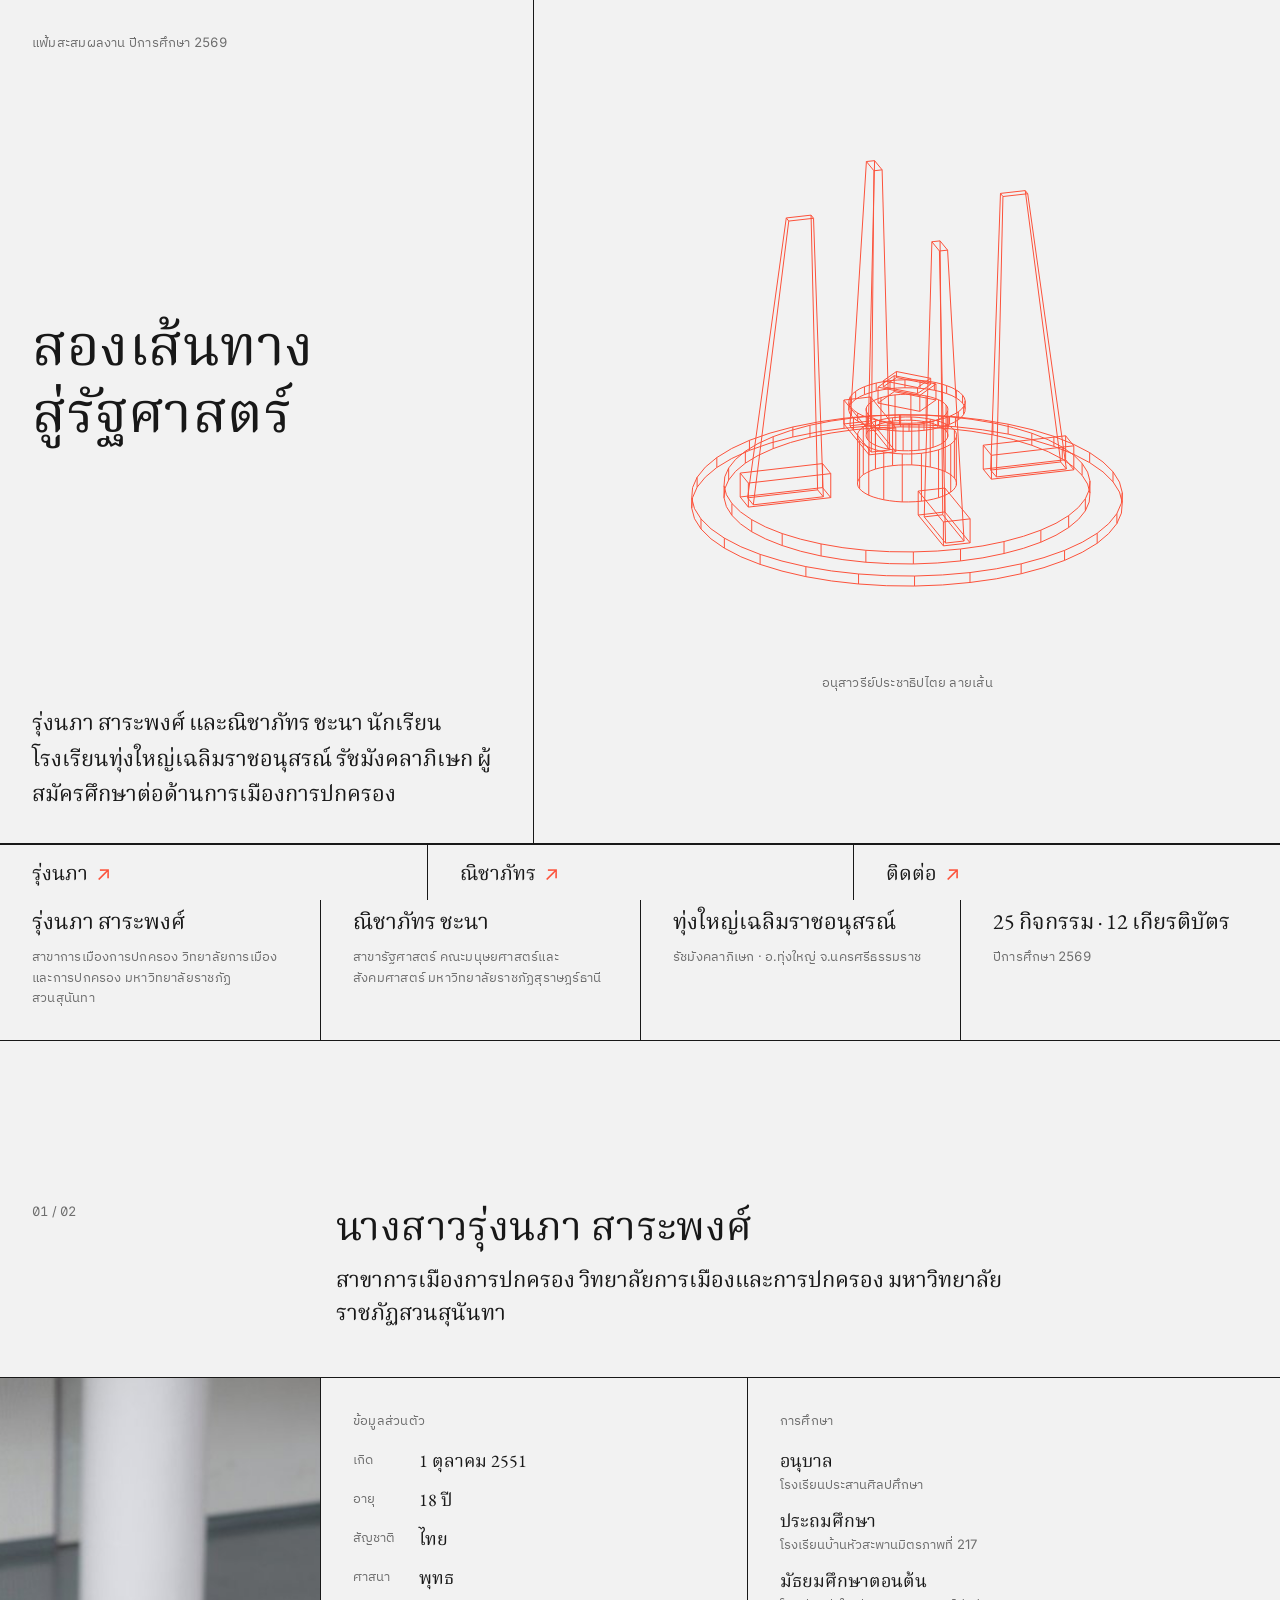
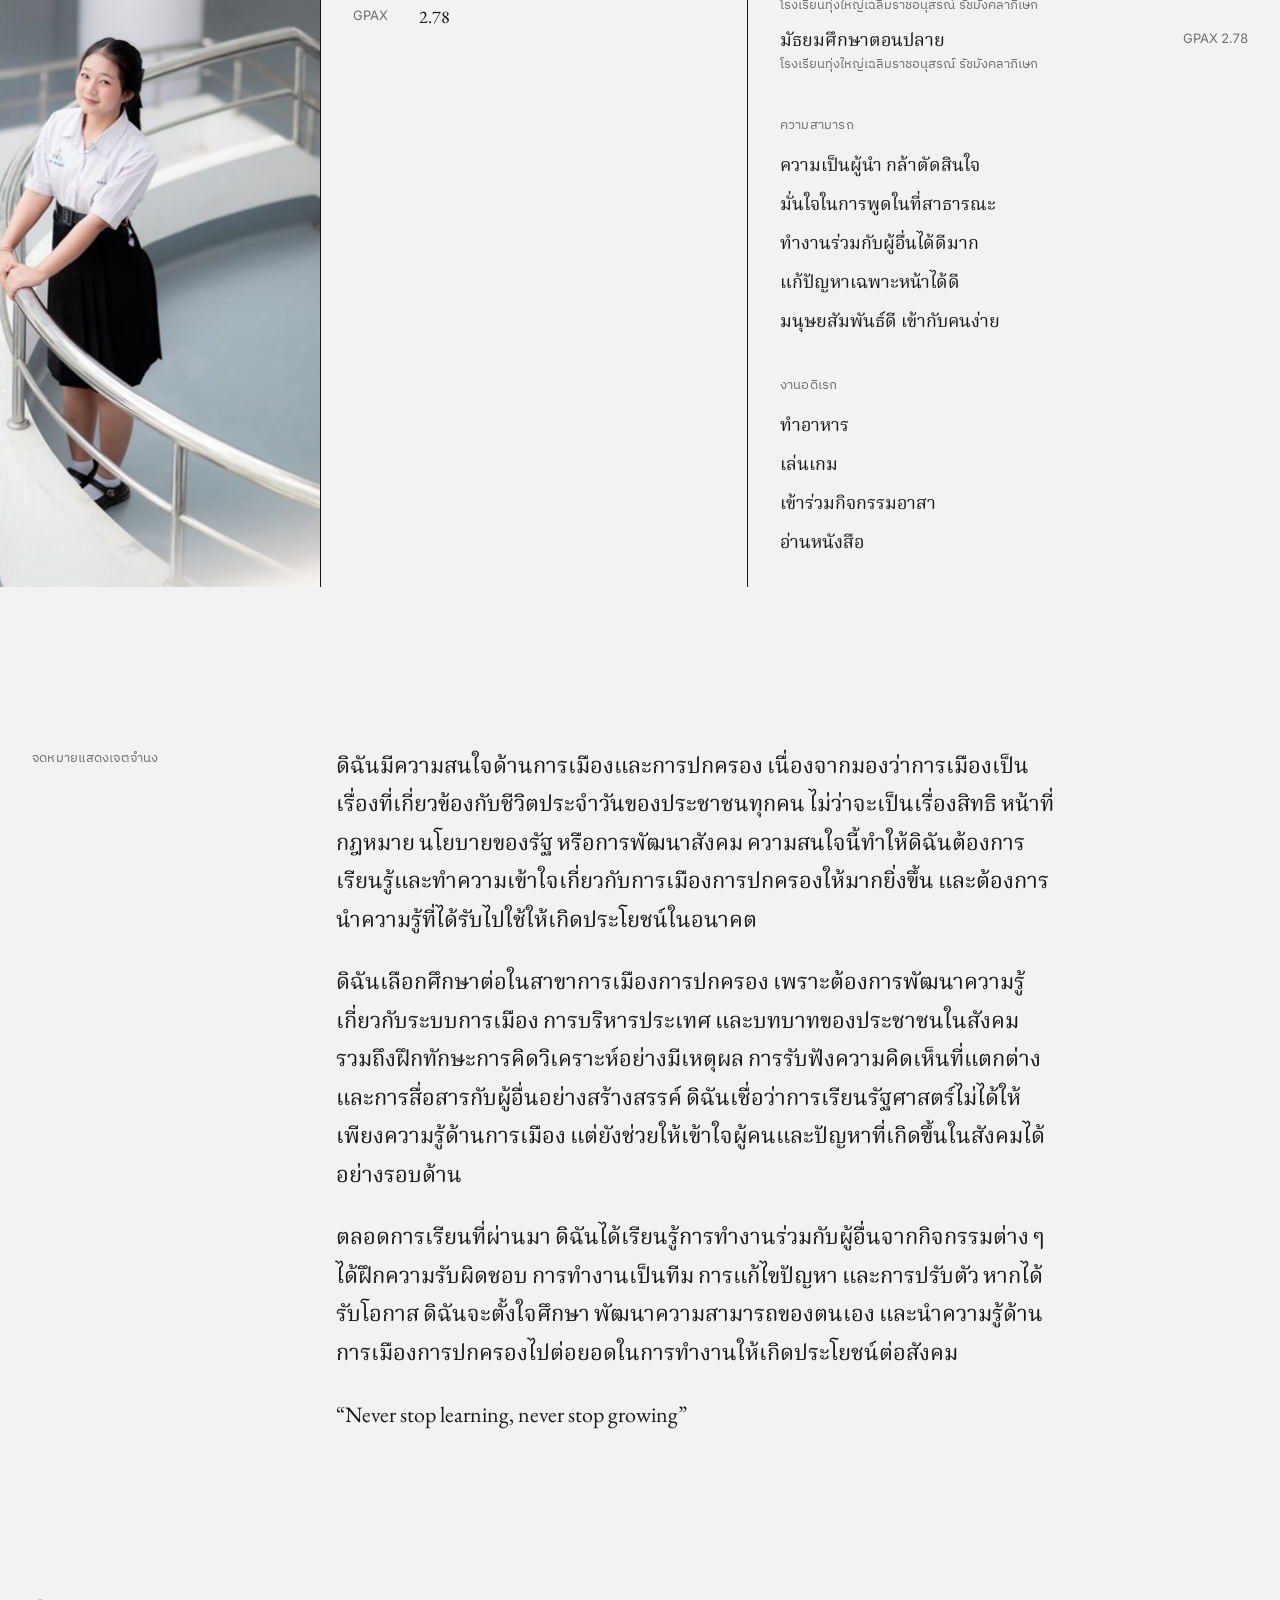
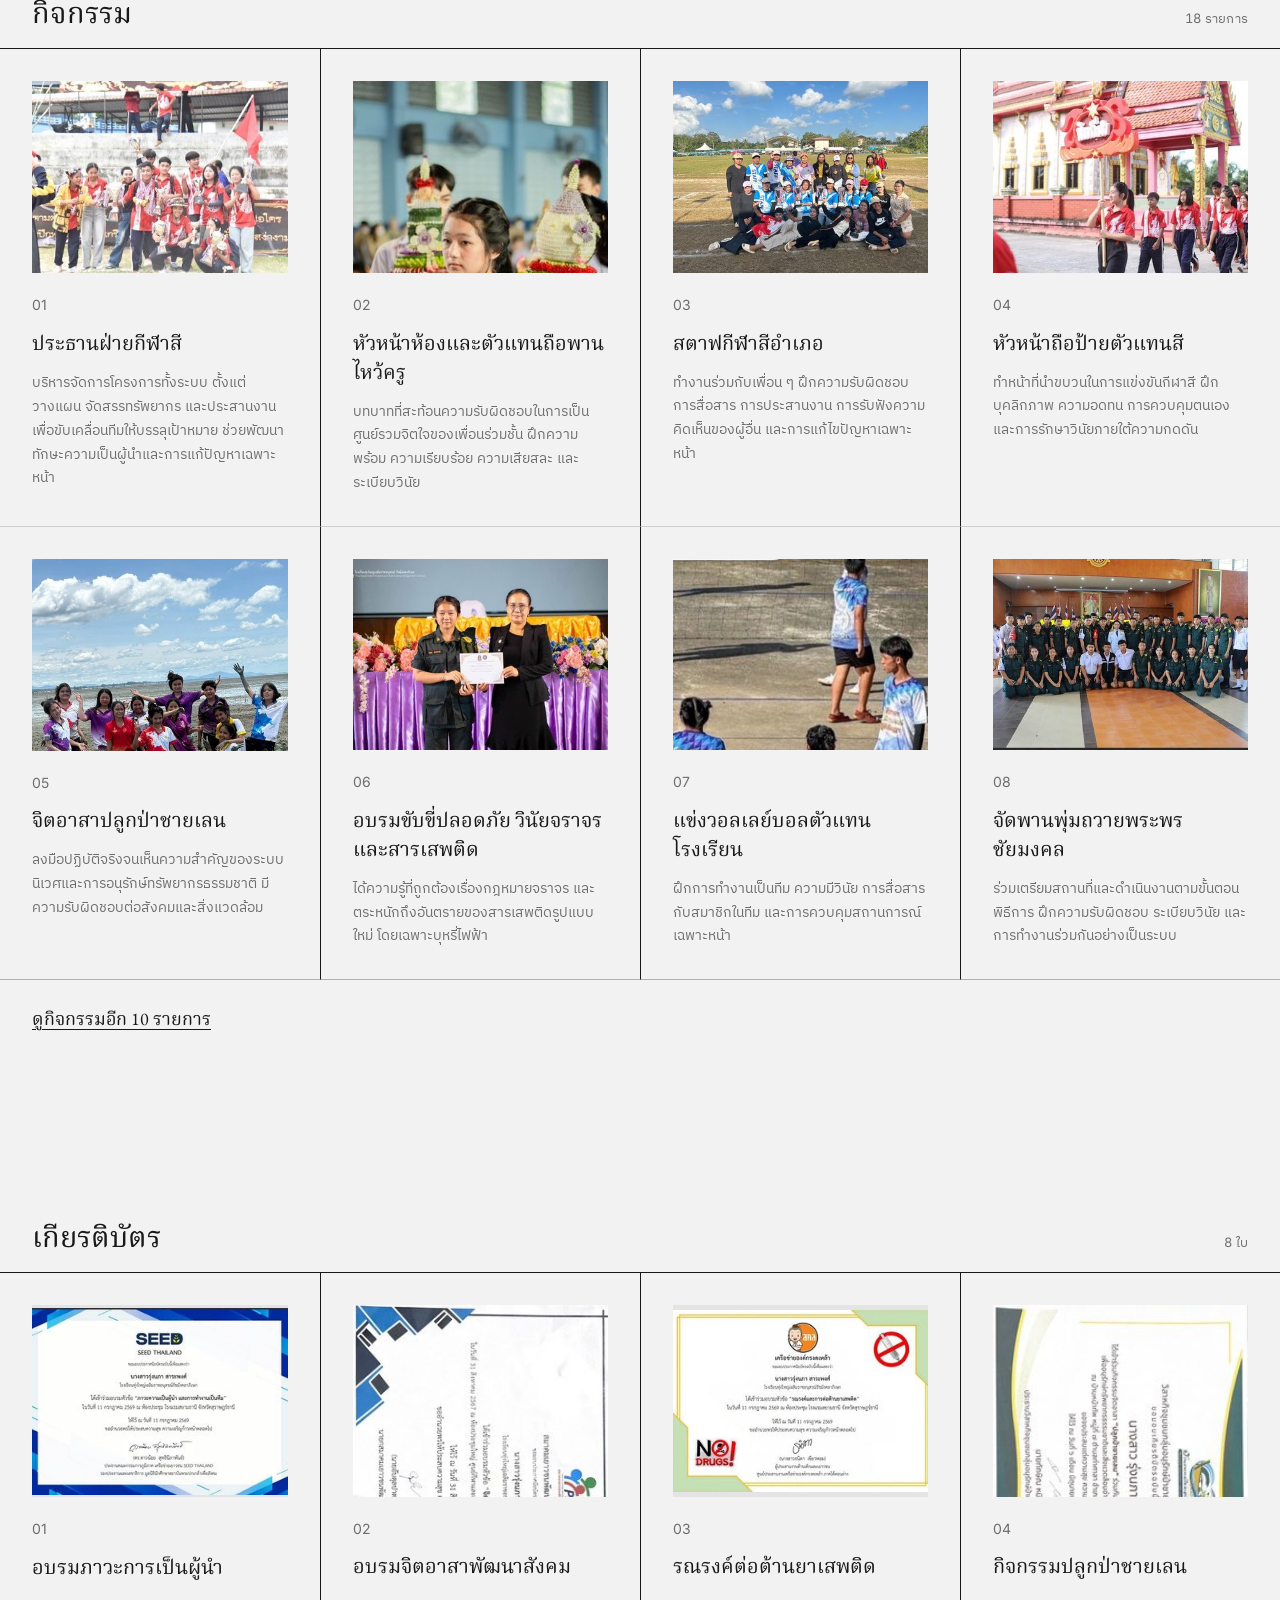
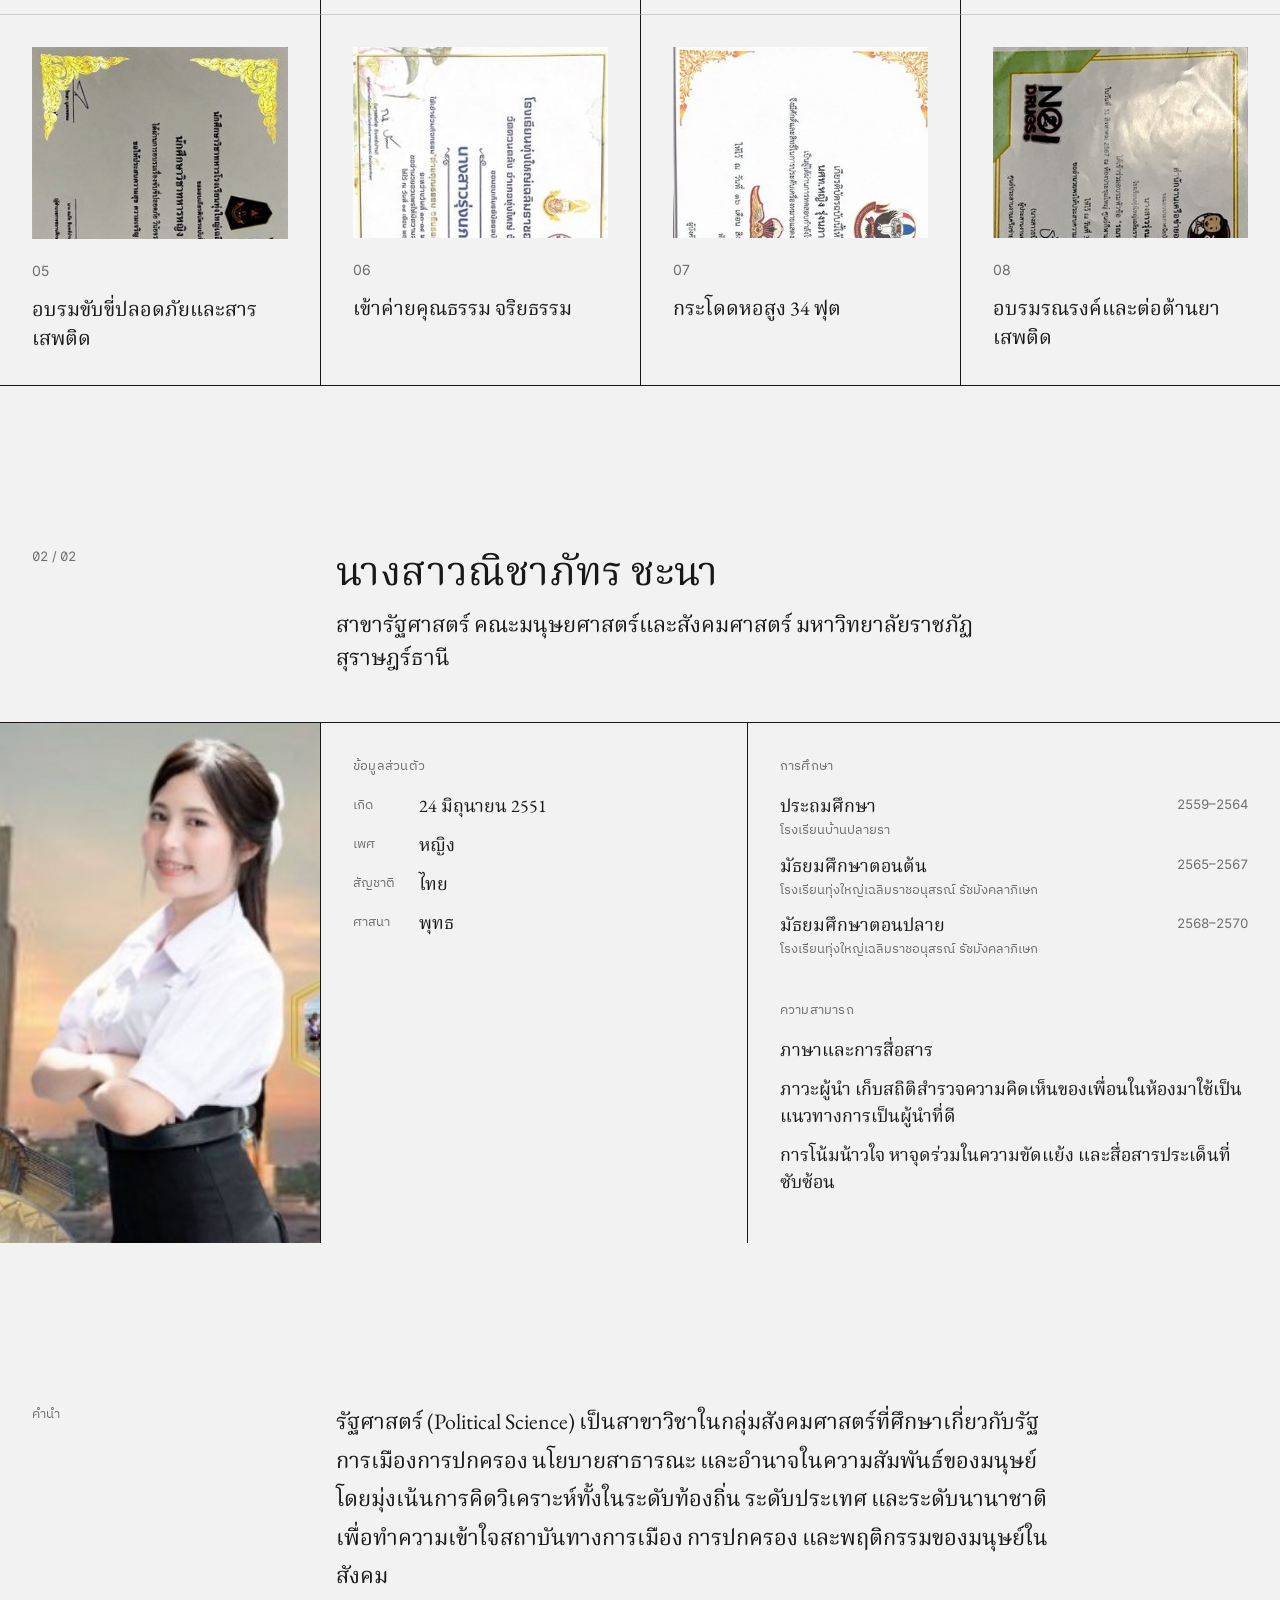
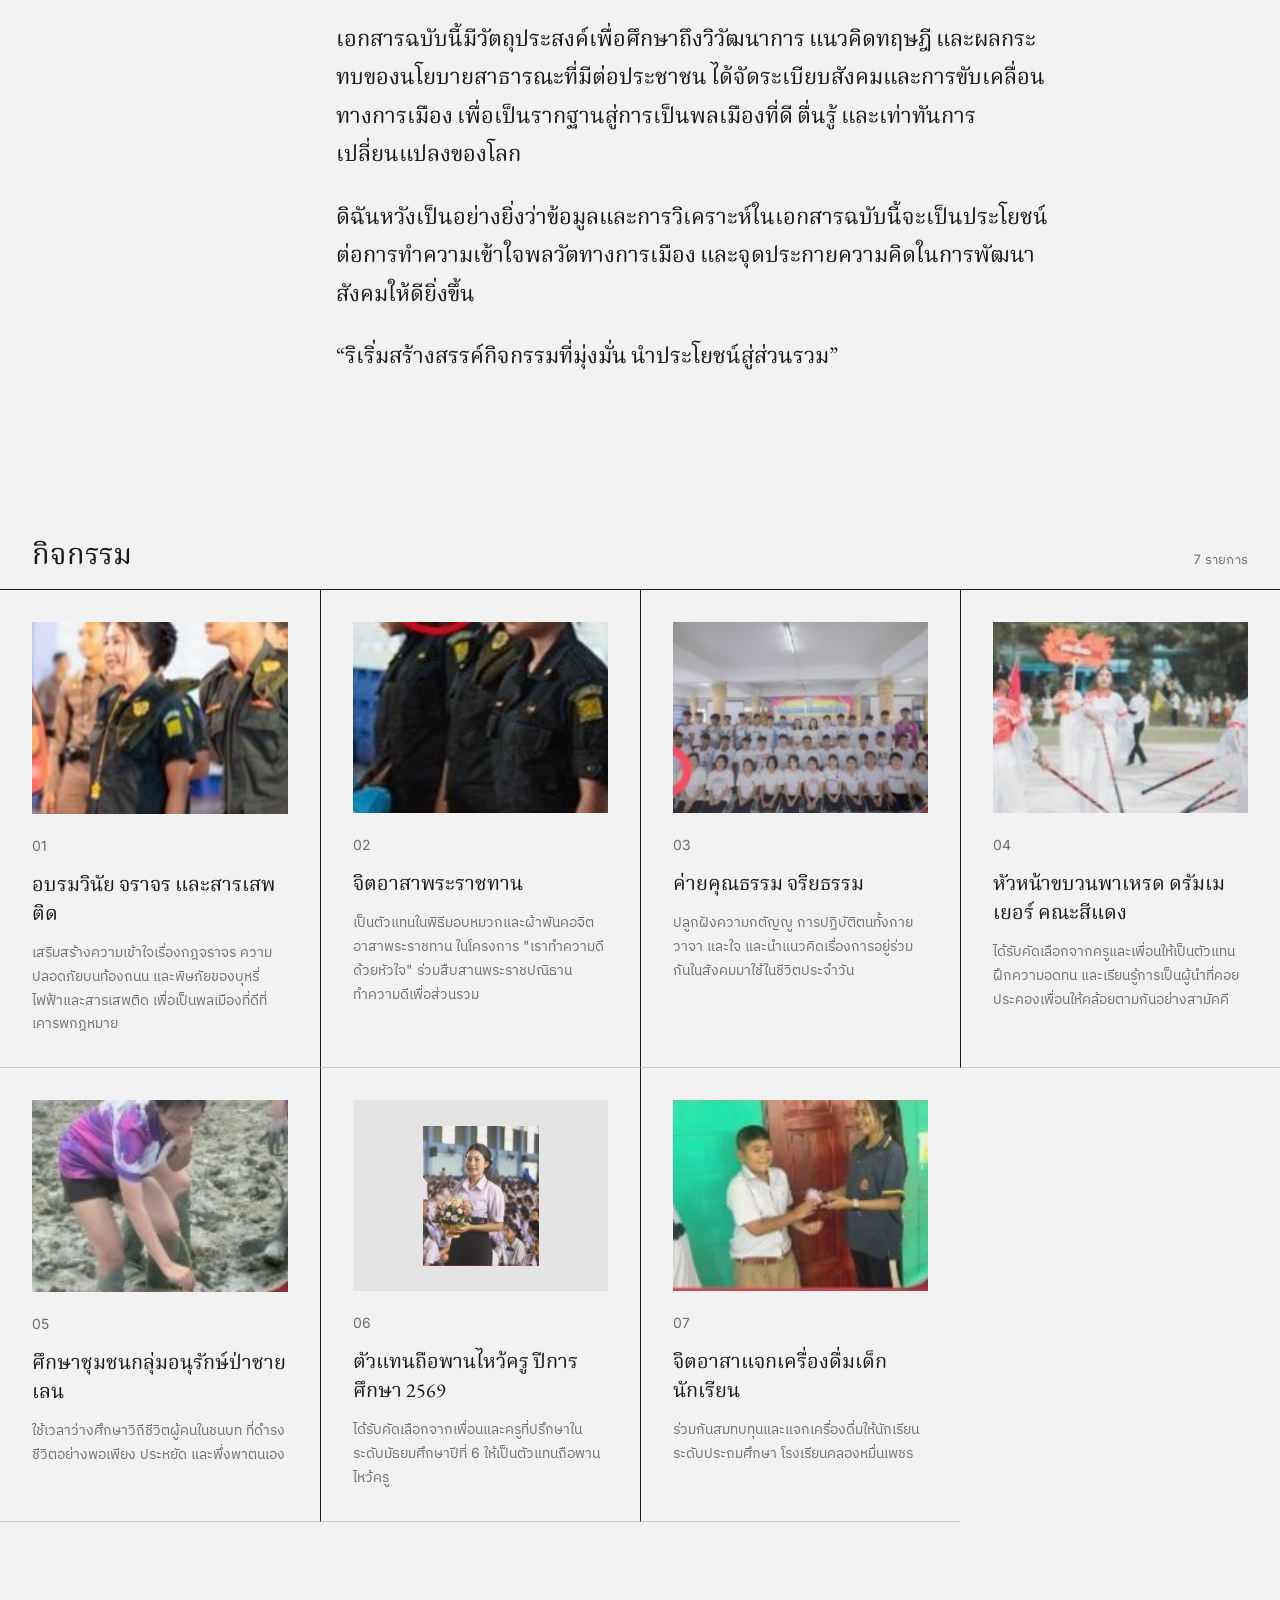
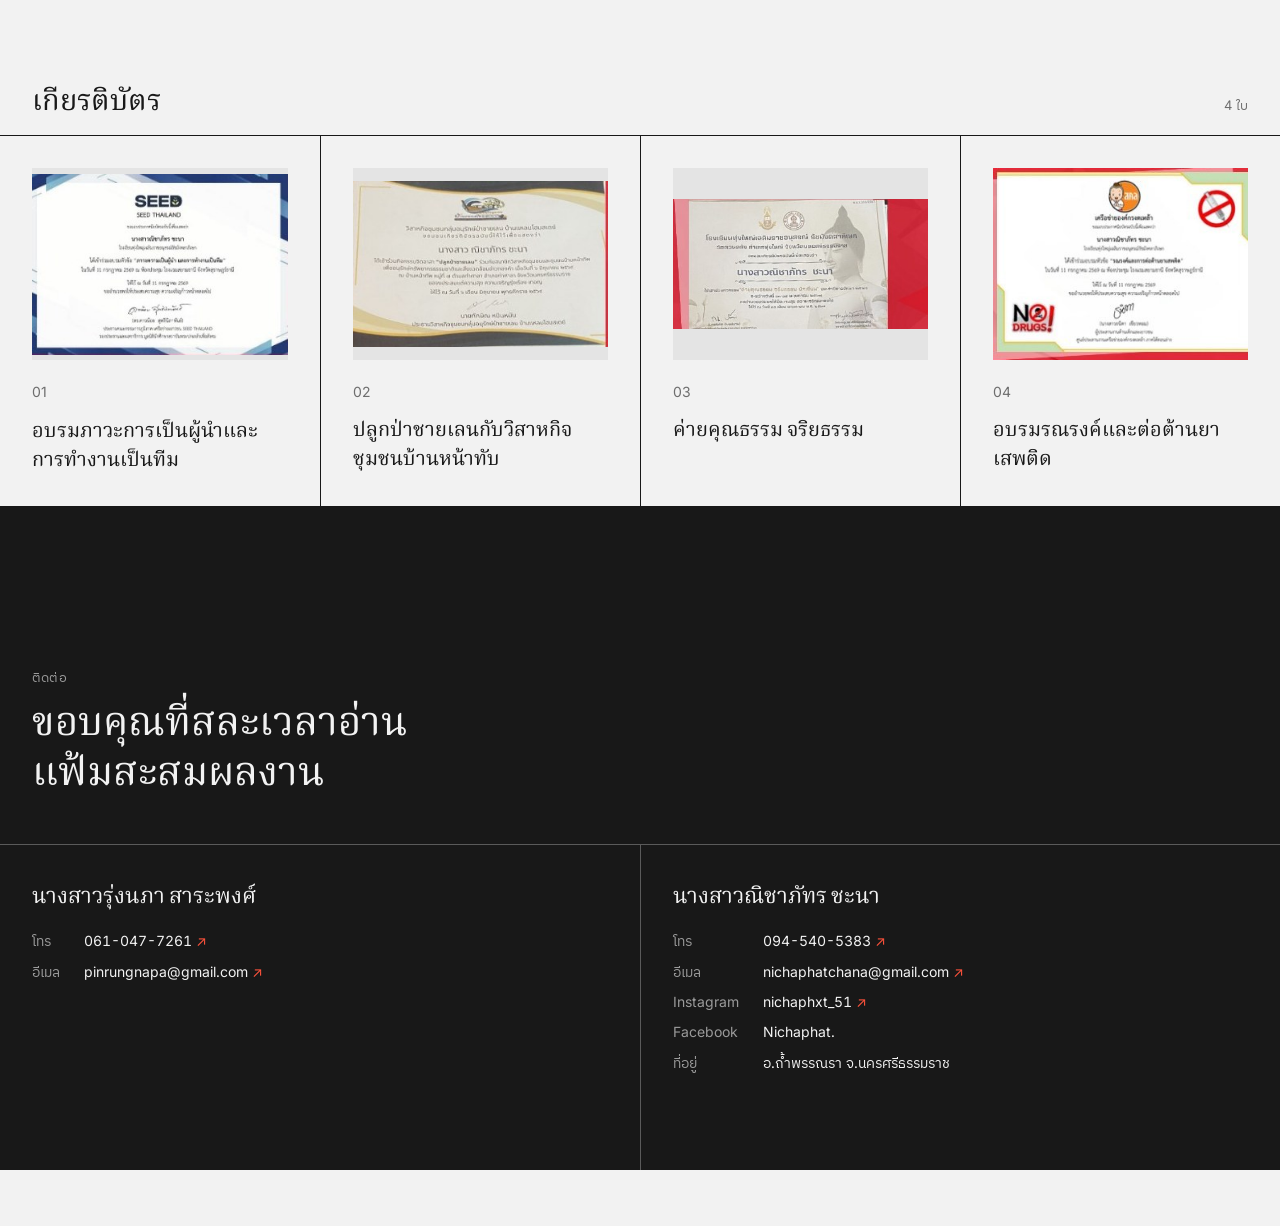
<file: rungnapa/index.html>
<!doctype html>
<html lang="th">
<head>
  <meta charset="utf-8">
  <meta name="viewport" content="width=device-width, initial-scale=1">
  <title>แฟ้มสะสมผลงาน รัฐศาสตร์</title>
  <meta name="description" content="แฟ้มสะสมผลงานของรุ่งนภา สาระพงศ์ และณิชาภัทร ชะนา นักเรียนโรงเรียนทุ่งใหญ่เฉลิมราชอนุสรณ์ รัชมังคลาภิเษก ผู้สมัครศึกษาต่อสาขารัฐศาสตร์">
  <link rel="preconnect" href="https://fonts.googleapis.com">
  <link rel="preconnect" href="https://fonts.gstatic.com" crossorigin>
  <link href="https://fonts.googleapis.com/css2?family=EB+Garamond&family=Noto+Serif+Thai&family=Inter&family=IBM+Plex+Sans+Thai&display=swap" rel="stylesheet">
  <link rel="stylesheet" href="style.css">
</head>
<body>
  <header class="hero" id="top">
    <div class="hero-text">
      <p class="meta">แฟ้มสะสมผลงาน ปีการศึกษา 2569</p>
      <h1>สองเส้นทาง<br>สู่รัฐศาสตร์</h1>
      <p class="hero-body">รุ่งนภา สาระพงศ์ และณิชาภัทร ชะนา นักเรียนโรงเรียน<span class="nw">ทุ่งใหญ่เฉลิมราชอนุสรณ์</span> <span class="nw">รัชมังคลาภิเษก</span> ผู้สมัครศึกษาต่อด้านการเมืองการปกครอง</p>
    </div>
    <figure class="hero-figure">
      <svg class="wire" viewBox="-260 -330 520 470" role="img" aria-label="ภาพลายเส้นอนุสาวรีย์ประชาธิปไตย"></svg>
      <figcaption class="meta">อนุสาวรีย์ประชาธิปไตย ลายเส้น</figcaption>
    </figure>
  </header>

  <section class="band index" aria-label="สารบัญ"></section>

  <main>
    <section class="person" id="rungnapa" data-person="rungnapa"></section>
    <section class="person" id="nichaphat" data-person="nichaphat"></section>
  </main>

  <footer class="closing" id="contact">
    <div class="closing-head">
      <p class="meta">ติดต่อ</p>
      <h2>ขอบคุณที่สละเวลาอ่าน<span class="nw">แฟ้มสะสมผลงาน</span></h2>
    </div>
    <div class="closing-grid"></div>
  </footer>

  <nav class="bottom-nav" aria-label="หลัก">
    <a href="#rungnapa">รุ่งนภา <span class="arrow" aria-hidden="true">↗</span></a>
    <a href="#nichaphat">ณิชาภัทร <span class="arrow" aria-hidden="true">↗</span></a>
    <a href="#contact">ติดต่อ <span class="arrow" aria-hidden="true">↗</span></a>
  </nav>

  <dialog class="viewer" aria-label="ภาพขยาย">
    <img alt="">
    <button class="text-btn viewer-close" type="button">ปิด</button>
  </dialog>

  <script src="script.js"></script>
</body>
</html>
</file>
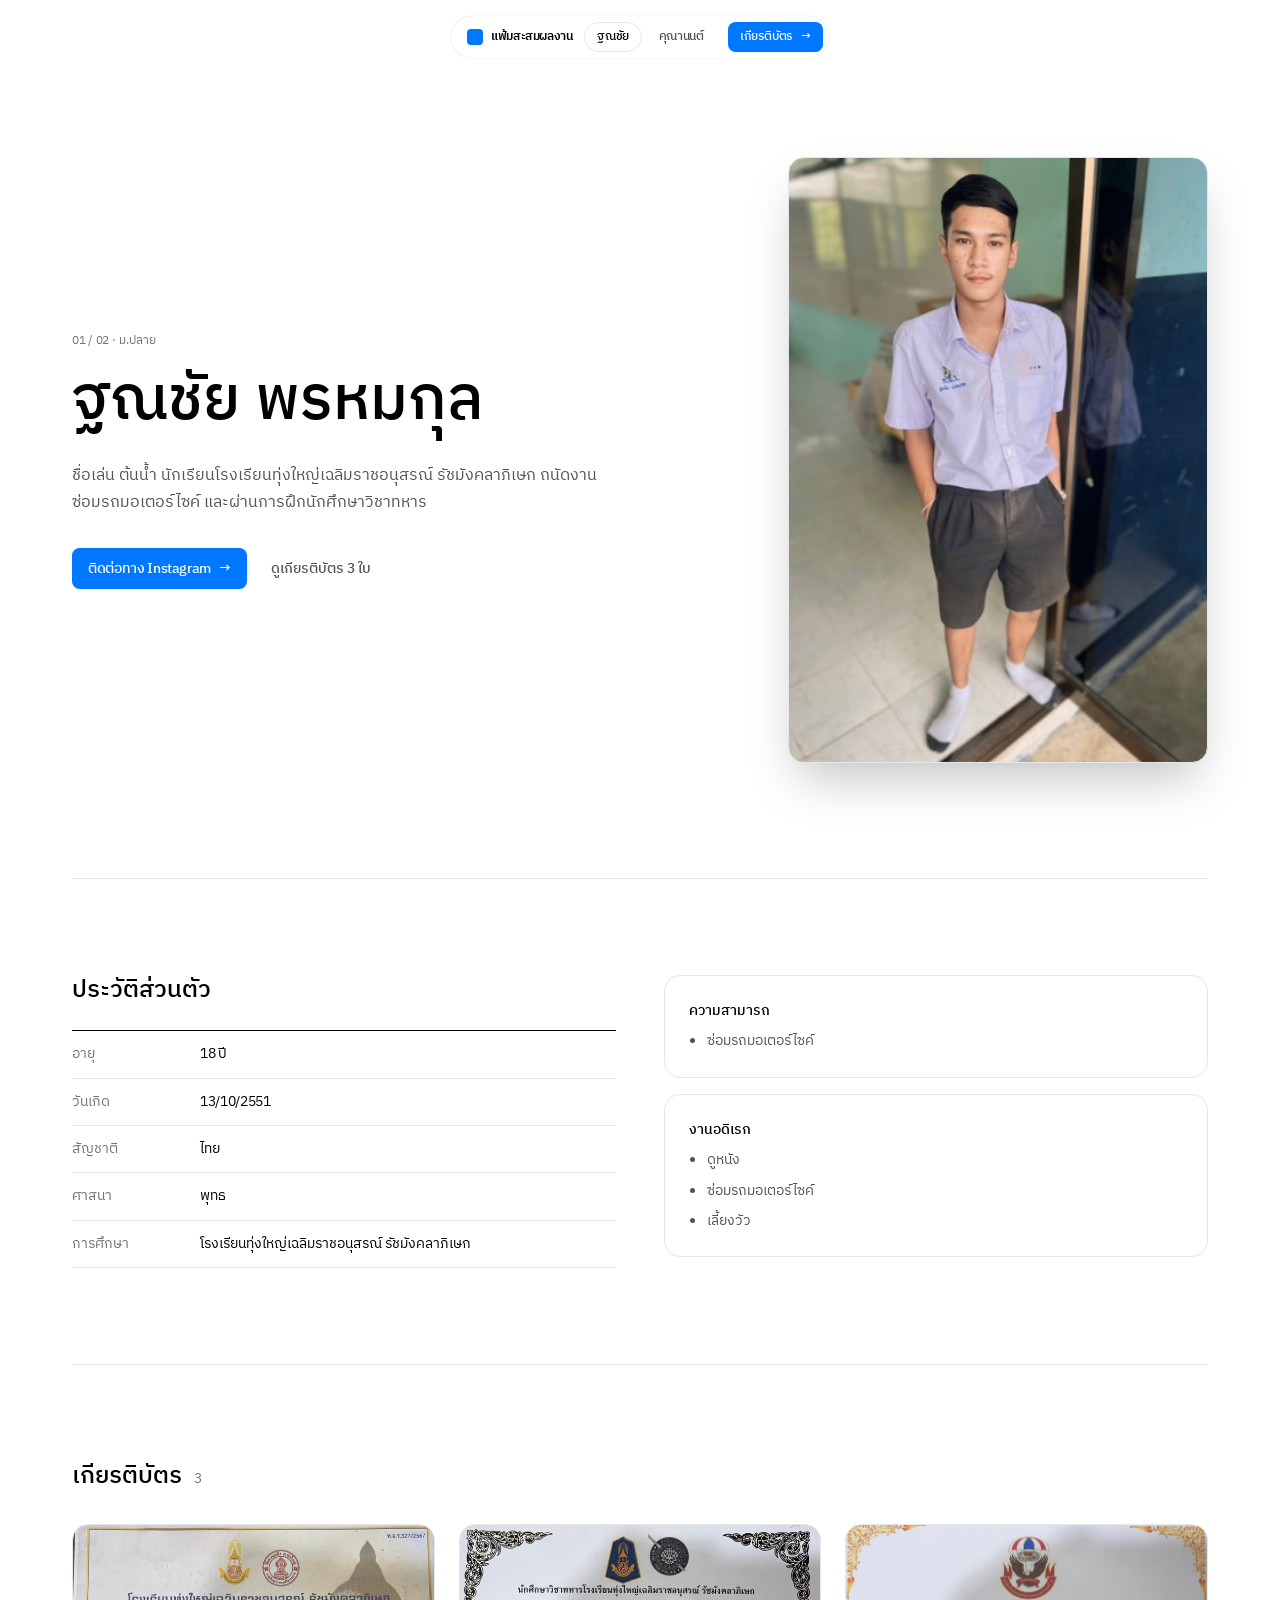
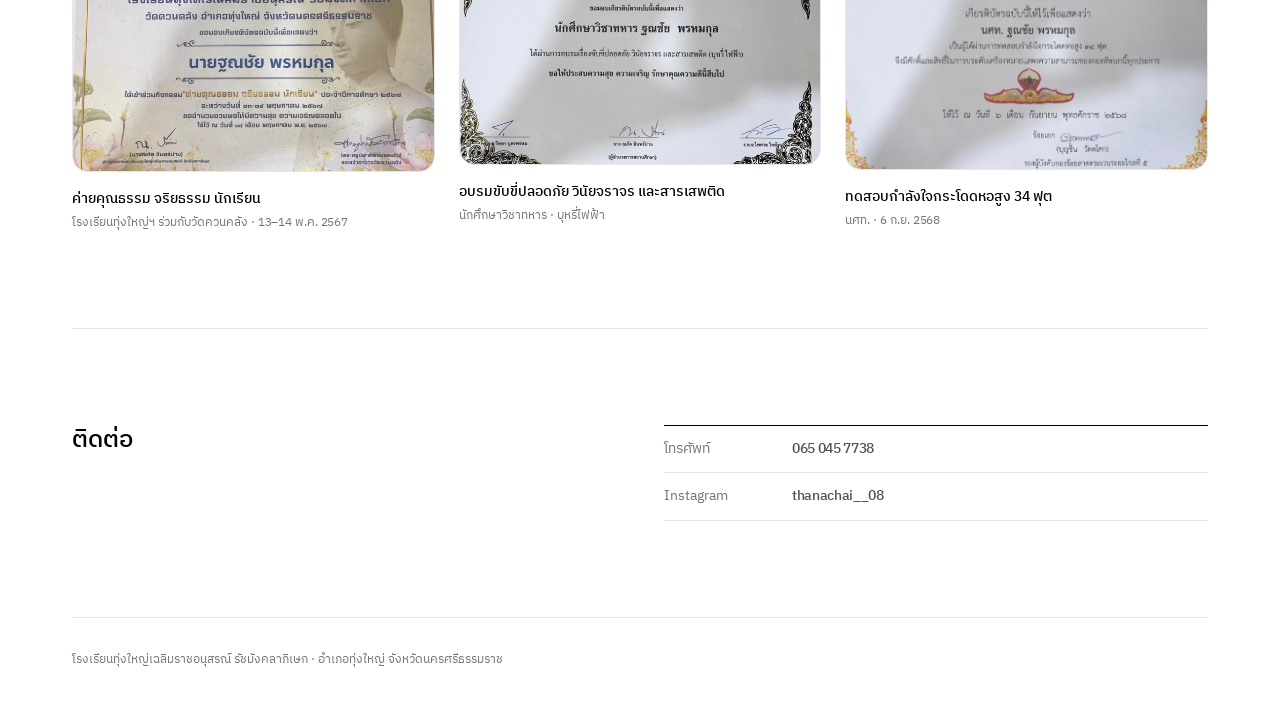
<file: thanachi/index.html>
<!doctype html>
<html lang="th">
<head>
  <meta charset="utf-8">
  <meta name="viewport" content="width=device-width, initial-scale=1">
  <title>แฟ้มสะสมผลงาน · ฐณชัย และ คุณานนต์</title>
  <meta name="description" content="แฟ้มสะสมผลงานของ ฐณชัย พรหมกุล และ คุณานนต์ ทองจิต โรงเรียนทุ่งใหญ่เฉลิมราชอนุสรณ์ รัชมังคลาภิเษก">
  <link rel="preconnect" href="https://rsms.me">
  <link rel="stylesheet" href="https://rsms.me/inter/inter.css">
  <link rel="preconnect" href="https://fonts.googleapis.com">
  <link rel="preconnect" href="https://fonts.gstatic.com" crossorigin>
  <link rel="stylesheet" href="https://fonts.googleapis.com/css2?family=IBM+Plex+Sans+Thai:wght@400;500;600&display=swap">
  <link rel="stylesheet" href="style.css">
</head>
<body>

  <header class="nav-wrap">
    <nav class="nav" aria-label="เลือกแฟ้มผลงาน">
      <a class="logo" href="#thanachai"><span class="logo-mark" aria-hidden="true"></span><span class="logo-word">แฟ้มสะสมผลงาน</span></a>
      <div class="tabs" role="tablist">
        <a class="tab" role="tab" href="#thanachai" data-tab="thanachai">ฐณชัย</a>
        <a class="tab" role="tab" href="#khunanon" data-tab="khunanon">คุณานนต์</a>
      </div>
      <a class="btn btn-primary" id="nav-cta" href="#thanachai-certs">เกียรติบัตร <span aria-hidden="true">→</span></a>
    </nav>
  </header>

  <main>
    <!-- ฐณชัย พรหมกุล -->
    <article class="panel" id="thanachai" role="tabpanel">
      <section class="hero">
        <div class="hero-text">
          <p class="eyebrow"><span class="lat">01 / 02</span> · ม.ปลาย</p>
          <h1 class="display">ฐณชัย พรหมกุล</h1>
          <p class="lede">ชื่อเล่น ต้นน้ำ นักเรียนโรงเรียนทุ่งใหญ่เฉลิมราชอนุสรณ์ รัชมังคลาภิเษก ถนัดงานซ่อมรถมอเตอร์ไซค์ และผ่านการฝึกนักศึกษาวิชาทหาร</p>
          <div class="actions">
            <a class="btn btn-primary btn-lg" href="https://instagram.com/thanachai__08" target="_blank" rel="noopener">ติดต่อทาง Instagram <span aria-hidden="true">→</span></a>
            <a class="link" href="#thanachai-certs">ดูเกียรติบัตร 3 ใบ</a>
          </div>
        </div>
        <figure class="hero-visual">
          <div class="crop frame elevated" role="img" aria-label="ฐณชัย ในชุดนักเรียน"
               style="--src:url('S__10592260.jpg'); --W:1076; --H:1521; --x:652; --y:90; --w:366; --h:528"></div>
        </figure>
      </section>

      <section class="section split">
        <div>
          <h2 class="h2">ประวัติส่วนตัว</h2>
          <dl class="record">
            <div><dt>อายุ</dt><dd class="lat">18 ปี</dd></div>
            <div><dt>วันเกิด</dt><dd class="lat">13/10/2551</dd></div>
            <div><dt>สัญชาติ</dt><dd>ไทย</dd></div>
            <div><dt>ศาสนา</dt><dd>พุทธ</dd></div>
            <div><dt>การศึกษา</dt><dd>โรงเรียนทุ่งใหญ่เฉลิมราชอนุสรณ์ รัชมังคลาภิเษก</dd></div>
          </dl>
        </div>
        <div class="stack">
          <div class="card">
            <h3 class="h3">ความสามารถ</h3>
            <ul class="list"><li>ซ่อมรถมอเตอร์ไซค์</li></ul>
          </div>
          <div class="card">
            <h3 class="h3">งานอดิเรก</h3>
            <ul class="list"><li>ดูหนัง</li><li>ซ่อมรถมอเตอร์ไซค์</li><li>เลี้ยงวัว</li></ul>
          </div>
        </div>
      </section>

      <section class="section" id="thanachai-certs">
        <div class="section-head">
          <h2 class="h2">เกียรติบัตร</h2>
          <p class="meta lat">3</p>
        </div>
        <div class="grid">
          <button class="tile" type="button" data-caption="ค่ายคุณธรรม จริยธรรม นักเรียน · 13–14 พ.ค. 2567">
            <div class="crop frame" style="--src:url('S__10592261.jpg'); --W:1067; --H:1515; --x:192; --y:12; --w:706; --h:482"></div>
            <span class="tile-title">ค่ายคุณธรรม จริยธรรม นักเรียน</span>
            <span class="tile-meta">โรงเรียนทุ่งใหญ่ฯ ร่วมกับวัดควนคลัง · <span class="lat">13–14</span> พ.ค. <span class="lat">2567</span></span>
          </button>
          <button class="tile" type="button" data-caption="อบรมขับขี่ปลอดภัย วินัยจราจร และสารเสพติด (บุหรี่ไฟฟ้า)">
            <div class="crop frame" style="--src:url('S__10592261.jpg'); --W:1067; --H:1515; --x:202; --y:512; --w:711; --h:472"></div>
            <span class="tile-title">อบรมขับขี่ปลอดภัย วินัยจราจร และสารเสพติด</span>
            <span class="tile-meta">นักศึกษาวิชาทหาร · บุหรี่ไฟฟ้า</span>
          </button>
          <button class="tile" type="button" data-caption="ผ่านการทดสอบกำลังใจกระโดดหอสูง 34 ฟุต · 6 ก.ย. 2568">
            <div class="crop frame" style="--src:url('S__10592261.jpg'); --W:1067; --H:1515; --x:192; --y:1002; --w:741; --h:502"></div>
            <span class="tile-title">ทดสอบกำลังใจกระโดดหอสูง 34 ฟุต</span>
            <span class="tile-meta">นศท. · <span class="lat">6</span> ก.ย. <span class="lat">2568</span></span>
          </button>
        </div>
      </section>

      <section class="section split" id="thanachai-contact">
        <h2 class="h2">ติดต่อ</h2>
        <dl class="record">
          <div><dt>โทรศัพท์</dt><dd><a class="link lat" href="tel:0650457738">065 045 7738</a></dd></div>
          <div><dt>Instagram</dt><dd><a class="link lat" href="https://instagram.com/thanachai__08" target="_blank" rel="noopener">thanachai__08</a></dd></div>
        </dl>
      </section>
    </article>

    <!-- คุณานนต์ ทองจิต -->
    <article class="panel" id="khunanon" role="tabpanel" hidden>
      <section class="hero">
        <div class="hero-text">
          <p class="eyebrow"><span class="lat">02 / 02</span> · ม.ปลาย</p>
          <h1 class="display">คุณานนต์ ทองจิต</h1>
          <p class="lede">นักเรียนโรงเรียนทุ่งใหญ่เฉลิมราชอนุสรณ์ รัชมังคลาภิเษก จัดทำแฟ้มสะสมผลงานสำหรับสาขาวิชาการปกครองท้องถิ่น คณะรัฐศาสตร์ มหาวิทยาลัยราชภัฏนครศรีธรรมราช</p>
          <div class="actions">
            <a class="btn btn-primary btn-lg" href="#khunanon-work">ดูกิจกรรมและเกียรติบัตร <span aria-hidden="true">→</span></a>
          </div>
        </div>
        <figure class="hero-visual">
          <div class="crop frame elevated" role="img" aria-label="หน้าปกแฟ้มสะสมผลงานของคุณานนต์"
               style="--src:url('S__10608645.jpg'); --W:429; --H:565; --x:20; --y:6; --w:392; --h:559"></div>
        </figure>
      </section>

      <section class="section split">
        <h2 class="h2">ข้อมูลการศึกษา</h2>
        <dl class="record">
          <div><dt>โรงเรียน</dt><dd>โรงเรียนทุ่งใหญ่เฉลิมราชอนุสรณ์ รัชมังคลาภิเษก</dd></div>
          <div><dt>สาขาวิชา</dt><dd>การปกครองท้องถิ่น</dd></div>
          <div><dt>คณะ</dt><dd>รัฐศาสตร์</dd></div>
          <div><dt>มหาวิทยาลัย</dt><dd>มหาวิทยาลัยราชภัฏนครศรีธรรมราช</dd></div>
        </dl>
      </section>

      <section class="section" id="khunanon-work">
        <div class="section-head">
          <h2 class="h2">กิจกรรมและเกียรติบัตร</h2>
          <p class="meta lat">3</p>
        </div>
        <div class="grid">
          <button class="tile" type="button" data-caption="เข้าร่วมซ้อมเหตุการณ์ไฟไหม้">
            <div class="crop frame" style="--src:url('S__10608646.jpg'); --W:906; --H:1280; --x:203; --y:195; --w:474; --h:348"></div>
            <span class="tile-title">ซ้อมเหตุการณ์ไฟไหม้</span>
            <span class="tile-meta">กิจกรรม</span>
          </button>
          <button class="tile" type="button" data-caption="เข้าร่วมพิธีเกษียณของคุณครู">
            <div class="crop frame" style="--src:url('S__10608646.jpg'); --W:906; --H:1280; --x:199; --y:717; --w:486; --h:358"></div>
            <span class="tile-title">พิธีเกษียณของคุณครู</span>
            <span class="tile-meta">กิจกรรม</span>
          </button>
          <button class="tile" type="button" data-caption="ค่ายคุณธรรม จริยธรรม นักเรียน · 13–14 พ.ค. 2567">
            <div class="crop frame" style="--src:url('S__10608647.jpg'); --W:1280; --H:960; --x:0; --y:0; --w:1280; --h:960"></div>
            <span class="tile-title">ค่ายคุณธรรม จริยธรรม นักเรียน</span>
            <span class="tile-meta">เกียรติบัตร · <span class="lat">13–14</span> พ.ค. <span class="lat">2567</span></span>
          </button>
        </div>
      </section>
    </article>
  </main>

  <footer class="footer">
    <p>โรงเรียนทุ่งใหญ่เฉลิมราชอนุสรณ์ รัชมังคลาภิเษก · อำเภอทุ่งใหญ่ จังหวัดนครศรีธรรมราช</p>
  </footer>

  <dialog class="viewer" id="viewer" aria-label="ดูภาพขนาดใหญ่">
    <div class="viewer-body"></div>
    <div class="viewer-bar">
      <p class="viewer-caption"></p>
      <button class="btn btn-ghost" type="button" data-close>ปิด</button>
    </div>
  </dialog>

  <script src="script.js"></script>
</body>
</html>
</file>
<file: natthicha/style.css>
:root {
  --off-black: #0f1012;
  --pure-black: #020201;
  --off-white: #f2f2f4;
  --pure-white: #fdfdfd;
  --steel: #5e5e5e;
  --ash: #8f8f8f;
  --blue: #0071e3;
  --hairline: rgba(0, 0, 0, 0.06);

  --font: "Inter", "Noto Sans Thai", ui-sans-serif, system-ui, -apple-system, sans-serif;
  --ease: cubic-bezier(0.2, 0.7, 0.2, 1);
  --max: 1200px;
  --gutter: 32px;
  --section-gap: 96px;
}

*, *::before, *::after { box-sizing: border-box; }

html { scroll-behavior: smooth; scroll-padding-top: 96px; }

body {
  margin: 0;
  background: var(--off-white);
  color: var(--off-black);
  font-family: var(--font);
  font-weight: 350;
  font-size: 16px;
  /* Thai tone marks need more room than the 1.2 in the reference */
  line-height: 1.7;
  -webkit-font-smoothing: antialiased;
}

h1, h2, h3, h4, p, dl, dd, ol, ul, figure, blockquote { margin: 0; padding: 0; }
h1, h2, h3, h4 { font-weight: 350; }
a { color: inherit; text-decoration: none; }
svg { width: 16px; height: 16px; fill: currentColor; flex: none; }

.container { width: 100%; max-width: calc(var(--max) + var(--gutter) * 2); margin: 0 auto; padding: 0 var(--gutter); }
.muted { color: var(--ash); font-size: 13px; }
.num { font-variant-numeric: tabular-nums; }

/* ---------- Nav ---------- */
.nav-wrap { position: fixed; top: 24px; left: 0; right: 0; z-index: 10; display: flex; justify-content: center; pointer-events: none; }
.nav {
  pointer-events: auto;
  display: flex; align-items: center; gap: 4px;
  padding: 6px 8px;
  background: rgba(253, 253, 253, 0.86);
  backdrop-filter: saturate(1.4) blur(16px);
  -webkit-backdrop-filter: saturate(1.4) blur(16px);
  border: 0.5px solid var(--hairline);
  border-radius: 10px;
}
.nav a { padding: 4px 12px; border-radius: 6px; transition: background-color 160ms var(--ease), color 160ms var(--ease); }
.nav a:hover { background: rgba(12, 13, 15, 0.05); }
.nav a[aria-current="true"] { color: var(--blue); }
.nav-mark { display: grid; place-items: center; padding: 6px 8px !important; }

/* ---------- Shared pieces ---------- */
.chip {
  display: inline-block;
  padding: 2px 10px;
  border: 0.5px solid var(--blue);
  border-radius: 9999px;
  color: var(--blue);
  font-size: 12px;
  line-height: 1.6;
  white-space: nowrap;
}
.chips { display: flex; flex-wrap: wrap; gap: 6px; }

.blue-link { display: inline-flex; align-items: center; gap: 6px; color: var(--blue); font-size: 14px; }
.blue-link svg { width: 14px; height: 14px; fill: none; }

.card {
  background: var(--pure-white);
  border: 0.5px solid var(--hairline);
  border-radius: 54px;
}

.crop {
  aspect-ratio: var(--w) / var(--h);
  background-color: #e6e6ea;
  background-image: var(--src);
  background-repeat: no-repeat;
  background-size: calc(var(--W) / var(--w) * 100%) auto;
  background-position:
    calc(var(--x) / (var(--W) - var(--w)) * 100%)
    calc(var(--y) / (var(--H) - var(--h)) * 100%);
}

.list { list-style: none; display: grid; gap: 4px; }
.list li { position: relative; padding-left: 16px; }
.list li::before { content: ""; position: absolute; left: 0; top: 0.8em; width: 6px; height: 0.5px; background: var(--off-black); }

/* ---------- Hero ---------- */
.hero {
  min-height: 100svh;
  display: grid;
  grid-template-columns: 5fr 7fr;
  align-items: center;
  gap: 56px;
  padding-top: 112px;
  padding-bottom: 64px;
}
.banner { display: flex; align-items: center; gap: 10px; font-size: 13px; color: var(--steel); }
.hero h1 {
  margin-top: 24px;
  font-size: clamp(36px, 4.6vw, 56px);
  line-height: 1.25;
  letter-spacing: -0.02em;
}
.lead { margin-top: 24px; max-width: 440px; color: var(--steel); }

.hero-people { display: grid; grid-template-columns: 1fr 1fr; align-items: start; gap: 16px; }
.person-card {
  display: block;
  padding: 12px 12px 24px;
  background: var(--pure-white);
  border: 0.5px solid var(--hairline);
  border-radius: 40px;
  transition: border-color 200ms var(--ease);
}
.person-card:nth-child(2) { margin-top: 64px; }
.person-card .crop { border-radius: 28px; }
.person-card:hover { border-color: var(--blue); }
.person-meta { display: grid; gap: 2px; padding: 16px 16px 0; }
.person-name { font-size: 18px; }
.person-meta .blue-link { margin-top: 8px; }

/* ---------- Person sections ---------- */
.person { padding-top: var(--section-gap); }
.person + .person { margin-top: var(--section-gap); border-top: 0.5px solid rgba(0, 0, 0, 0.1); }

.label-pair { display: grid; gap: 4px; margin-bottom: 40px; }
.label-pair h2 { font-size: clamp(32px, 4vw, 44px); line-height: 1.25; letter-spacing: -0.02em; }

.about {
  display: grid;
  grid-template-columns: 280px 1fr;
  gap: 56px;
  padding: 48px;
  align-items: start;
}
.about-photo { border-radius: 30px; }
.about-body { display: grid; gap: 32px; }
.about h3, .block-title { font-size: 27px; line-height: 1.3; letter-spacing: -0.02em; }
h4 { font-size: 13px; color: var(--ash); margin-bottom: 12px; }

.facts { display: grid; grid-template-columns: repeat(auto-fit, minmax(160px, 1fr)); gap: 16px 24px; }
.facts dt { font-size: 13px; color: var(--ash); }
.facts dd { font-size: 18px; line-height: 1.5; }
.body-copy { max-width: 560px; color: var(--steel); }
.about-cols { display: grid; grid-template-columns: repeat(auto-fit, minmax(220px, 1fr)); gap: 32px; }

.foreword {
  margin-top: 16px;
  padding: 48px;
  border-radius: 54px;
  border: 0.5px solid var(--hairline);
}
.foreword p { max-width: 760px; font-size: 18px; line-height: 1.8; }
.foreword footer { margin-top: 16px; }

.block { margin-top: var(--section-gap); }
.block-title { margin-bottom: 24px; }

/* Education rows */
.rows { list-style: none; border-top: 0.5px solid rgba(0, 0, 0, 0.12); }
.rows li {
  display: flex; justify-content: space-between; align-items: baseline; gap: 24px;
  padding: 20px 0;
  border-bottom: 0.5px solid rgba(0, 0, 0, 0.12);
  font-size: 18px;
}
.row-main small { display: block; font-size: 14px; color: var(--steel); }
.rows .num { flex: none; font-size: 14px; color: var(--blue); }

/* Activities */
.activities { display: grid; gap: 16px; }
.activities.two { grid-template-columns: 1fr 1fr; }
.activities.three { grid-template-columns: repeat(3, 1fr); }
.activity {
  padding: 12px;
  background: var(--pure-white);
  border: 0.5px solid var(--hairline);
  border-radius: 40px;
}
.activity .crop { border-radius: 28px; }
.activity figcaption { display: grid; gap: 12px; justify-items: start; padding: 20px 16px 16px; }
.activity p { color: var(--steel); }

.takeaways { margin-top: 16px; padding: 40px 48px; }
.list.cols { grid-template-columns: 1fr 1fr; gap: 8px 32px; }

/* Certificates */
.certs { display: grid; grid-template-columns: repeat(auto-fit, minmax(300px, 1fr)); gap: 16px; }
.cert {
  all: unset;
  box-sizing: border-box;
  display: grid; gap: 16px;
  padding: 12px 12px 20px;
  background: var(--pure-white);
  border: 0.5px solid var(--hairline);
  border-radius: 40px;
  cursor: zoom-in;
  transition: border-color 200ms var(--ease);
}
.cert:hover { border-color: var(--blue); }
.cert:active { transform: scale(0.99); }
.cert .crop { border-radius: 28px; }
.cert-text { padding: 0 12px; font-size: 16px; }
.cert-text small { display: block; margin-top: 2px; font-size: 13px; color: var(--steel); }

:focus-visible { outline: 1px solid var(--blue); outline-offset: 3px; }
.cert:focus-visible, .person-card:focus-visible { outline-offset: 4px; }

/* ---------- Footer ---------- */
.footer { margin-top: 144px; background: var(--off-black); color: var(--pure-white); }
.footer-inner { display: grid; justify-items: center; gap: 24px; padding-top: 80px; padding-bottom: 64px; text-align: center; }
.footer-mark { width: 20px; height: 20px; }
.footer-title { font-size: 27px; letter-spacing: -0.02em; }
.footer-contacts { display: flex; flex-wrap: wrap; justify-content: center; gap: 24px 64px; margin-top: 8px; }
.footer-contacts > div { display: grid; gap: 2px; font-size: 14px; color: rgba(253, 253, 253, 0.72); }
.footer-label { color: var(--pure-white); font-size: 16px; margin-bottom: 4px; }
.footer-contacts a:hover { color: var(--pure-white); text-decoration: underline; text-underline-offset: 3px; }
.footer-small { margin-top: 24px; font-size: 12px; color: rgba(253, 253, 253, 0.45); }

/* ---------- Lightbox ---------- */
.lightbox {
  width: min(960px, calc(100vw - 32px));
  padding: 12px;
  border: 0.5px solid var(--hairline);
  border-radius: 40px;
  background: var(--pure-white);
}
.lightbox::backdrop { background: rgba(15, 16, 18, 0.6); }
.lightbox .crop { border-radius: 28px; }
.lightbox-close {
  all: unset;
  display: block;
  margin: 12px auto 4px;
  padding: 6px 20px;
  border-radius: 26px;
  background: rgba(12, 13, 15, 0.05);
  font-size: 13px; font-weight: 400;
  cursor: pointer;
}
.lightbox[open] { animation: rise 220ms var(--ease); }

/* ---------- Motion ---------- */
@keyframes rise { from { opacity: 0; transform: translateY(8px); } }
.hero-text, .hero-people { animation: rise 600ms var(--ease) both; }
.hero-people { animation-delay: 80ms; }

@media (prefers-reduced-motion: reduce) {
  html { scroll-behavior: auto; }
  *, *::before, *::after { animation: none !important; transition: none !important; }
}

/* ---------- Responsive ---------- */
@media (max-width: 900px) {
  :root { --section-gap: 72px; --gutter: 16px; }
  .hero { grid-template-columns: 1fr; min-height: auto; padding-top: 104px; gap: 40px; }
  .about { grid-template-columns: 1fr; padding: 24px; gap: 32px; border-radius: 40px; }
  .about-photo { max-width: 280px; }
  .activities.three { grid-template-columns: 1fr 1fr; }
  .foreword { padding: 32px 24px; border-radius: 40px; }
  .takeaways { padding: 32px 24px; border-radius: 40px; }
}
@media (max-width: 600px) {
  .nav a { padding: 4px 8px; }
  .hero-people { gap: 12px; }
  .person-card { padding: 8px 8px 20px; border-radius: 32px; }
  .person-card .crop { border-radius: 24px; }
  .person-card:nth-child(2) { margin-top: 32px; }
  .person-meta { padding: 12px 8px 0; }
  .activities.two, .activities.three, .list.cols { grid-template-columns: 1fr; }
  .rows li { flex-direction: column; gap: 4px; }
  .certs { grid-template-columns: 1fr; }
}
</file>
<file: panuwat/style.css>
:root {
  --putty: #c4c3b6;
  --ink: #000;
  --bone: #e7e5e4;
  --chalk: #ebebeb;
  --graphite: #595855;
  --ash: #808080;
  --paper: #fff;
  --line: rgb(0 0 0 / .14);

  --serif: "Playfair Display", "Noto Serif Thai", Georgia, serif;
  --sans: "IBM Plex Sans Thai", "Helvetica Neue", Helvetica, sans-serif;

  --ease: cubic-bezier(.2, .7, .2, 1);
  --gutter: clamp(16px, 4vw, 40px);
}

*, *::before, *::after { box-sizing: border-box; }
html { scroll-behavior: smooth; }
body {
  margin: 0;
  background: var(--putty);
  color: var(--ink);
  font: 400 15px/1.5 var(--sans);
  -webkit-font-smoothing: antialiased;
}
h1, h2, h3, h4, p, ol, ul, dl, dd, figure { margin: 0; padding: 0; }
ol, ul { list-style: none; }
b { font-weight: 500; }

/* Poster crops: --x/--y/--w/--h is a box inside a source image of --iw × --ih */
.crop {
  --iw: 1076;
  --ih: 1522;
  aspect-ratio: var(--w) / var(--h);
  background-color: var(--ash);
  background-repeat: no-repeat;
  background-size: calc(var(--iw) / var(--w) * 100%) auto;
  background-position:
    calc(var(--x) / (var(--iw) - var(--w)) * 100%)
    calc(var(--y) / (var(--ih) - var(--h)) * 100%);
}
.src-a { background-image: url("14303.jpg"); }
.src-b { background-image: url("14304.jpg"); }
.src-c { background-image: url("14305.jpg"); }
/* PDF pages are rendered at 2× of 1131 × 1600; crops use the 1× coordinates */
[class*="src-t"] { --iw: 1131; --ih: 1600; }
.src-t3  { background-image: url("thanawit-3.jpg"); }
.src-t5  { background-image: url("thanawit-5.jpg"); }
.src-t9  { background-image: url("thanawit-9.jpg"); }
.src-t10 { background-image: url("thanawit-10.jpg"); }
.src-t11 { background-image: url("thanawit-11.jpg"); }
.src-t12 { background-image: url("thanawit-12.jpg"); }

/* Links & focus */
.link {
  color: inherit;
  font-size: 12px;
  text-decoration: none;
  text-underline-offset: 4px;
  border-radius: 2px;
}
.link:hover { text-decoration: underline; }
:focus-visible { outline: 1.5px solid currentColor; outline-offset: 4px; }

/* Shared type */
.eyebrow { font-size: 12px; color: var(--graphite); }
.section__title {
  font: 500 clamp(36px, 5.6vw, 80px)/1.15 var(--serif);
  letter-spacing: -.009em;
  text-wrap: balance;
}
.section__title--center { text-align: center; }
.note { margin-top: 28px; max-width: 44ch; color: var(--graphite); }
.note--small { margin-top: 20px; font-size: 12px; }

.wordmark {
  /* ~3.9em wide for "Panuwat"; slightly cropped at the viewport edges */
  font: 500 clamp(64px, 26.5vw, 520px)/.84 var(--serif);
  letter-spacing: -.009em;
  text-align: center;
  white-space: nowrap;
  margin-bottom: -.06em;
}

/* ============ Cover ============ */
.cover {
  min-height: 100svh;
  display: flex;
  flex-direction: column;
  overflow: hidden;
}
.cover .wordmark { font-size: clamp(64px, 22vw, 440px); }
.wordmark--long { font-size: clamp(56px, 24vw, 470px); }
.nav {
  display: flex;
  justify-content: space-between;
  align-items: center;
  padding: 20px var(--gutter);
}
.nav__links { display: flex; gap: 20px; }
.logo {
  display: grid;
  place-items: center;
  width: 32px;
  height: 32px;
  border: 1.5px solid var(--ink);
  border-radius: 50%;
  color: var(--ink);
  font: 500 16px/1 var(--serif);
  text-decoration: none;
}
.cover__body {
  flex: 1;
  display: flex;
  flex-direction: column;
  justify-content: center;
  gap: 20px;
  width: min(100%, 960px);
  margin: 0 auto;
  padding: 40px var(--gutter);
  animation: rise .7s var(--ease) both;
}
.cover__title { font: 500 clamp(32px, 4vw, 52px)/1.2 var(--serif); }
.index { margin-top: 20px; border-top: 1px solid var(--line); }
.index a {
  display: grid;
  grid-template-columns: 40px 1fr auto;
  align-items: baseline;
  gap: 16px;
  padding: 24px 0;
  border-bottom: 1px solid var(--line);
  color: inherit;
  text-decoration: none;
  transition: color .15s var(--ease);
}
.index a:hover { color: var(--graphite); }
.index__num { font-size: 12px; color: var(--graphite); font-variant-numeric: tabular-nums; }
.index__name { font: 500 clamp(28px, 4.4vw, 52px)/1.2 var(--serif); }
.index__meta { font-size: 15px; color: var(--graphite); text-align: right; }

/* ============ Chapter opener (ink room) ============ */
.opener {
  position: relative;
  min-height: 100svh;
  display: flex;
  flex-direction: column;
  overflow: hidden;
  background: var(--ink);
  color: var(--paper);
}
.opener .eyebrow, .opener .corner, .opener .stats dt { color: var(--ash); }
.opener__cluster {
  flex: 1;
  display: flex;
  flex-direction: column;
  align-items: center;
  justify-content: center;
  gap: 20px;
  padding: 96px var(--gutter) 40px;
  text-align: center;
}
.avatar { width: 144px; border-radius: 50%; }
.opener__title { font: 500 clamp(32px, 5vw, 52px)/1.2 var(--serif); letter-spacing: -.005em; }
.stats { display: flex; gap: 28px; font-size: 16px; font-weight: 500; }
.stats div { display: flex; gap: 6px; }
.stats dt { font-weight: 400; }
.stats dd { font-variant-numeric: tabular-nums; }

/* ============ Sections ============ */
.section { position: relative; padding: 96px var(--gutter); }
.bone { background: var(--bone); }
.room { background: var(--ink); color: var(--paper); }
.room .corner { color: var(--ash); }
.corner {
  position: absolute;
  inset: 28px var(--gutter) auto;
  display: flex;
  justify-content: space-between;
  font-size: 12px;
  color: var(--graphite);
  font-variant-numeric: tabular-nums;
}

.split {
  display: grid;
  grid-template-columns: minmax(0, 5fr) minmax(0, 7fr);
  gap: 60px;
  align-items: center;
  max-width: 1280px;
  margin: 0 auto;
}
.split--top { align-items: start; }
.split--gap { margin-top: 96px; }
.photo { border-radius: 9px; }

/* Wall-label list */
.labels { margin-top: 40px; border-top: 1px solid var(--line); }
.labels li {
  display: grid;
  gap: 4px;
  padding: 24px 0;
  border-bottom: 1px solid var(--line);
}
.labels__level { font-size: 12px; color: var(--graphite); }
.labels__school { font: 400 clamp(22px, 2.4vw, 26px)/1.33 var(--serif); }
.labels__meta { font-variant-numeric: tabular-nums; }

/* Profile */
.lede { margin-top: 28px; max-width: 56ch; font-size: 16px; }
.facts { margin-top: 40px; border-top: 1px solid var(--line); }
.facts div {
  display: grid;
  grid-template-columns: 144px 1fr;
  gap: 16px;
  padding: 16px 0;
  border-bottom: 1px solid var(--line);
}
.facts dt { font-size: 12px; color: var(--graphite); padding-top: 2px; }

/* Grade bars */
.grades { padding: 24px; border-radius: 9px; background: var(--putty); }
.grades__head {
  display: flex;
  justify-content: space-between;
  align-items: end;
  gap: 16px;
  padding-bottom: 20px;
  border-bottom: 1px solid var(--line);
}
.grades__label { font-weight: 500; }
.grades__label span { font-weight: 400; font-size: 12px; color: var(--graphite); }
.grades__total {
  font: 500 clamp(52px, 6vw, 94px)/.84 var(--serif);
  letter-spacing: -.009em;
  font-variant-numeric: lining-nums;
}
.bars li {
  display: grid;
  grid-template-columns: minmax(0, 14em) 1fr 40px;
  align-items: center;
  gap: 16px;
  padding: 8px 0;
  font-size: 15px;
}
.bars i {
  height: 4px;
  border-radius: 2px;
  background: linear-gradient(var(--graphite), var(--graphite)) no-repeat 0 0 / calc(var(--v) / 4 * 100%) 100%, rgb(0 0 0 / .08);
}
.bars b { font-weight: 400; text-align: right; font-variant-numeric: tabular-nums; color: var(--graphite); }
.bars .is-key { font-weight: 500; }
.bars .is-key i { background-image: linear-gradient(var(--ink), var(--ink)); }
.bars .is-key b { color: var(--ink); font-weight: 500; }

/* Circular vignettes */
.vignettes {
  display: grid;
  grid-template-columns: repeat(4, minmax(0, 1fr));
  gap: 52px 28px;
  max-width: 1200px;
  margin: 60px auto 0;
  text-align: center;
}
.vignettes li { display: grid; justify-items: center; align-content: start; gap: 4px; }
.vignettes__year {
  font: 400 22px/1.33 var(--serif);
  font-variant-numeric: tabular-nums;
  margin-bottom: 16px;
}
.vignette { width: min(100%, 220px); border-radius: 50%; margin-bottom: 20px; }
.vignettes h4 { font: 400 22px/1.33 var(--serif); }
.vignettes p:last-child { font-size: 15px; color: var(--ash); }

.hexes { display: flex; justify-content: center; gap: 12px; margin-top: 60px; }
.hexes i {
  width: 12px;
  height: 14px;
  background: currentColor;
  clip-path: polygon(50% 0, 100% 25%, 100% 75%, 50% 100%, 0 75%, 0 25%, 50% 0, 50% 12%, 10% 31%, 10% 69%, 50% 88%, 90% 69%, 90% 31%, 50% 12%);
}

/* Ledger: big key + value rows */
.ledger { margin-top: 40px; border-top: 1px solid var(--line); }
.ledger li {
  display: grid;
  grid-template-columns: auto auto 1fr;
  align-items: baseline;
  gap: 12px;
  padding: 16px 0;
  border-bottom: 1px solid var(--line);
}
.ledger__key {
  min-width: 2.9em;
  font: 500 clamp(34px, 3.6vw, 52px)/1 var(--serif);
  letter-spacing: -.009em;
  font-variant-numeric: tabular-nums lining-nums;
}
.ledger__unit { font-size: 12px; color: var(--graphite); }
.ledger__val { font-size: 15px; font-weight: 500; text-align: right; }
.ledger--text li { grid-template-columns: auto 1fr; gap: 20px; }
.ledger--text .ledger__key { min-width: 0; font-size: clamp(26px, 2.4vw, 34px); }
.ledger--text .ledger__val { text-align: left; font-weight: 400; }

/* Council */
.council {
  display: grid;
  grid-template-columns: repeat(3, minmax(0, 1fr));
  gap: 28px;
  max-width: 1280px;
  margin: 40px auto 0;
}
.council__img { border-radius: 9px; margin-bottom: 16px; }
.council__year { font: 400 22px/1.33 var(--serif); font-variant-numeric: tabular-nums; }
.council li p:last-child { color: var(--graphite); }
.section > .section__title { max-width: 1280px; margin: 0 auto; }

/* Certificates */
.certs {
  display: grid;
  grid-template-columns: repeat(2, minmax(0, 1fr));
  gap: 16px;
  align-content: start;
}
.cert {
  padding: 0;
  border: 0;
  border-radius: 9px;
  cursor: zoom-in;
  transition: opacity .15s var(--ease);
}
.cert:hover { opacity: .85; }
.cert:first-child { grid-column: 1 / -1; }

/* Footer */
.footer {
  display: flex;
  justify-content: space-between;
  gap: 16px;
  padding: 28px var(--gutter);
  background: var(--chalk);
  font-size: 12px;
}

/* Lightbox */
.lightbox {
  width: min(92vw, 1000px);
  padding: 0;
  border: 0;
  border-radius: 9px;
  background: var(--ink);
  color: var(--paper);
}
.lightbox::backdrop { background: rgb(0 0 0 / .8); }
.lightbox[open] { animation: rise .25s var(--ease); }
.lightbox__img { width: 100%; }
.lightbox__close {
  display: block;
  margin-left: auto;
  padding: 12px 16px;
  background: none;
  border: 0;
  font-family: inherit;
  cursor: pointer;
}

@keyframes rise {
  from { opacity: 0; transform: translateY(8px); }
}

@media (max-width: 860px) {
  .split { grid-template-columns: 1fr; gap: 40px; }
  .photo { max-width: 360px; }
  .vignettes { grid-template-columns: repeat(2, minmax(0, 1fr)); }
  .council { grid-template-columns: 1fr; max-width: 480px; margin-left: 0; }
  .section { padding: 80px var(--gutter); }
}
@media (max-width: 480px) {
  .stats { flex-direction: column; gap: 4px; align-items: center; }
  .certs { grid-template-columns: 1fr; }
  .ledger__val { font-size: 12px; }
  .index a { grid-template-columns: 28px 1fr; }
  .index__meta { grid-column: 2; text-align: left; }
  .facts div { grid-template-columns: 1fr; gap: 4px; }
  .bars li { grid-template-columns: 1fr 40px; row-gap: 4px; }
  .bars i { grid-column: 1 / -1; grid-row: 2; }
}
@media (prefers-reduced-motion: reduce) {
  html { scroll-behavior: auto; }
  *, *::before, *::after { animation: none !important; transition: none !important; }
}
</file>
<file: poramet/style.css>
:root {
  --ink: #000000;
  --paper: #ffffff;
  --newsprint: #e8e8e8;
  --pewter: #bfbfbf;
  --muted: #6b6b6b; /* pewter is too light for text on white; this keeps 4.5:1 */
  --red: #ff0000;
  --red-text: #d40000; /* red at 14px needs a darker shade for contrast */

  --font: "Helvetica Neue", Helvetica, "IBM Plex Sans Thai", Arial, sans-serif;
  --display: clamp(64px, 13vw, 176px);
  --ease: cubic-bezier(0.2, 0, 0, 1);

  --max: 1200px;
  --gutter: clamp(16px, 4vw, 40px);
  --section: clamp(80px, 10vw, 120px);
}

* { box-sizing: border-box; margin: 0; padding: 0; }
html { scroll-behavior: smooth; -webkit-text-size-adjust: 100%; }
body {
  background: var(--paper);
  color: var(--ink);
  font: 400 18px/1.6 var(--font);
  -webkit-font-smoothing: antialiased;
}
img { display: block; max-width: 100%; }
a { color: inherit; text-decoration: none; }
button { font: inherit; color: inherit; background: none; border: 0; cursor: pointer; }
:focus-visible { outline: 2px solid var(--ink); outline-offset: 3px; }
.num { font-variant-numeric: tabular-nums; }
.muted { color: var(--muted); }

.wrap { max-width: calc(var(--max) + var(--gutter) * 2); margin-inline: auto; padding-inline: var(--gutter); }

/* Display type: weight 400 at scale. Thai marks sit above/below the line,
   so line-height and tracking are looser than the Latin spec (0.93 / -0.05em) */
.display {
  font-size: var(--display);
  font-weight: 400;
  line-height: 1.04;
  letter-spacing: -0.03em;
}

/* Pills */
.pill {
  display: inline-flex;
  align-items: center;
  gap: 8px;
  padding: 12px 20px;
  border: 1px solid var(--ink);
  border-radius: 500px;
  background: var(--paper);
  font-size: 16px;
  line-height: 1.4;
  letter-spacing: 0.005em;
  white-space: nowrap;
  transition: background-color 160ms var(--ease), color 160ms var(--ease), transform 120ms var(--ease);
}
.pill:hover { background: var(--ink); color: var(--paper); }
.pill:active { transform: scale(0.97); }
.pill--fill { background: var(--ink); color: var(--paper); }
.pill--fill:hover { background: var(--paper); color: var(--ink); }
.pill--sm { padding: 8px 12px; font-size: 14px; letter-spacing: 0.015em; }

/* Nav */
.nav {
  display: flex;
  justify-content: space-between;
  align-items: center;
  gap: 16px;
  padding-block: 24px;
}
.logo { font-size: 14px; line-height: 1.3; letter-spacing: 0.015em; }
.nav__links { display: flex; gap: 8px; }

/* Hero */
.hero {
  position: relative;
  display: grid;
  grid-template-columns: repeat(12, 1fr);
  align-content: start;
  column-gap: 20px;
  min-height: calc(100svh - 88px);
  padding-block: 40px 80px;
}
.hero__type { grid-column: 1 / 9; grid-row: 1; align-self: start; z-index: 1; }
.hero__sub { margin-top: 24px; font-size: 19px; line-height: 1.47; }
.actions { display: flex; flex-wrap: wrap; gap: 12px; margin-top: 32px; }
.hero__photo--a { grid-column: 6 / 11; grid-row: 2; margin-top: 40px; }
.hero__photo--b { grid-column: 2 / 6; grid-row: 2; margin-top: 160px; }
.hero__vertical {
  position: absolute;
  right: var(--gutter);
  bottom: 80px;
  writing-mode: vertical-rl;
  transform: rotate(180deg);
  line-height: 0.93;
  letter-spacing: -0.05em;
}

/* Photo crops */
.crop {
  position: relative;
  overflow: hidden;
  aspect-ratio: var(--ar);
  background: var(--newsprint);
}
.crop img { width: 100%; height: 100%; object-fit: cover; }
/* source files are phone screenshots; the photo sits between y=597 and y=1080 of 1612. 720:480 window starting at y=598 */
.crop--shot img { position: absolute; left: 0; top: -124.58%; height: auto; max-width: none; object-fit: initial; }

/* Bands */
.band { padding-block: var(--section); }
.band--gray { background: var(--newsprint); }

/* Section heads */
.sec__head {
  display: grid;
  grid-template-columns: 1fr auto;
  align-items: end;
  gap: 20px;
  padding-bottom: 40px;
  border-bottom: 1px solid var(--ink);
}
.sec__no { grid-column: 2; grid-row: 1; font-size: clamp(35px, 5vw, 50px); line-height: 1; letter-spacing: -0.03em; }
.sec__title { grid-column: 1; grid-row: 1; }

.sec__body {
  display: grid;
  grid-template-columns: 4fr 8fr;
  gap: 40px 20px;
  padding-top: 40px;
}
.sec__head + .grid { margin-top: 40px; }
.facts { display: grid; gap: 16px; align-content: start; }
.facts dt { font-size: 14px; letter-spacing: 0.015em; color: var(--muted); }
.facts dd { font-size: 16px; }
.intro { max-width: 600px; font-size: 23px; line-height: 1.45; letter-spacing: -0.004em; }

/* Article cards */
.grid { display: grid; grid-template-columns: repeat(3, 1fr); gap: 20px; }
.card { display: flex; flex-direction: column; background: var(--paper); }
.band:not(.band--gray) .card { background: var(--newsprint); }
.band:not(.band--gray) .card .crop { background: var(--paper); }
.card__media { display: block; width: 100%; cursor: zoom-in; }
.card__media .crop { aspect-ratio: 4/3; }
.card__media .crop:not(.crop--shot) img { object-position: top; }
.card__media .crop--shot img { top: -127.1%; width: 114%; left: -7%; } /* 4:3 window, y=602 to 1076 of the screenshot */
.card__media:hover img { opacity: 0.88; }
.card__media img { transition: opacity 160ms var(--ease); }
.card__body { display: flex; flex-direction: column; gap: 8px; padding: 20px; flex: 1; }
.tag { font-size: 14px; letter-spacing: 0.015em; color: var(--red-text); }
.card h3 { font-size: 19px; font-weight: 600; line-height: 1.35; }
.card p {
  font-size: 16px;
  line-height: 1.6;
  display: -webkit-box;
  -webkit-line-clamp: 3;
  -webkit-box-orient: vertical;
  overflow: hidden;
}
.meta { margin-top: auto; padding-top: 8px; font-size: 14px; color: var(--muted); }


/* Footer */
.footer__inner { display: flex; justify-content: space-between; align-items: end; gap: 40px; flex-wrap: wrap; }
.footer__big { font-size: clamp(46px, 8vw, 104px); line-height: 1.04; letter-spacing: -0.03em; }
.footer__meta { display: grid; gap: 8px; justify-items: start; font-size: 16px; }
.footer__meta .pill { margin-top: 12px; }

/* Viewer */
.viewer {
  margin: auto;
  border: 0;
  padding: 0;
  background: transparent;
  max-width: none;
  max-height: none;
  overflow: visible;
}
.viewer::backdrop { background: rgba(255, 255, 255, 0.96); }
.viewer__stage .crop { width: min(92vw, calc(84vh * var(--ar))); aspect-ratio: var(--ar); }
.viewer__stage .crop:not(.crop--shot) img { object-fit: contain; background: var(--paper); }
.viewer__close { position: absolute; top: -48px; right: 0; }
.viewer[open] { animation: rise 220ms var(--ease); }

/* One entrance on load */
.hero > * { animation: rise 480ms var(--ease) both; }
.hero > :nth-child(2) { animation-delay: 80ms; }
.hero > :nth-child(3) { animation-delay: 160ms; }
.hero > :nth-child(4) { animation-delay: 240ms; }
@keyframes rise { from { opacity: 0; transform: translateY(8px); } }
.hero__vertical { animation-name: fade; }
@keyframes fade { from { opacity: 0; } }

@media (prefers-reduced-motion: reduce) {
  *, *::before, *::after { animation: none !important; transition: none !important; }
  html { scroll-behavior: auto; }
}

/* Tablet */
@media (max-width: 960px) {
  .hero__type { grid-column: 1 / -1; }
  .hero__photo--a { grid-column: 5 / -1; grid-row: 2; align-self: start; margin: 40px 0 0; }
  .hero__photo--b { grid-column: 1 / 8; grid-row: 3; margin-top: 20px; }
  .hero__vertical { display: none; }
  .grid { grid-template-columns: repeat(2, 1fr); }
  .sec__body { grid-template-columns: 1fr; }
}

/* Phone */
@media (max-width: 600px) {
  .display { font-size: clamp(56px, 18vw, 96px); }
  .nav__links .pill { padding: 8px 12px; }
  .hero { min-height: 0; padding-block: 24px 64px; }
  .hero__photo--a { grid-column: 3 / -1; }
  .hero__photo--b { grid-column: 1 / 11; }
  .grid { grid-template-columns: 1fr; }
  .intro { font-size: 19px; }
  .sec__head { padding-bottom: 24px; }
  .sec__body { padding-top: 32px; }
}
.nowrap { white-space: nowrap; }
</file>
<file: punyisa/style.css>
/* Tokens from DESIGN (4).md — Analogue, achromatic */
:root {
  --ink: #000000;
  --graphite: #1c1c1c;
  --paper: #ffffff;
  --mist: #ededed;
  --ash: #b8b8b8;
  --steel: #7a7a7a;
  --pewter: #a6a6a6;

  /* Graphik → Inter for Latin, IBM Plex Sans Thai for Thai glyphs */
  --font: "Inter", "IBM Plex Sans Thai", ui-sans-serif, system-ui, sans-serif;
  --font-lcd: "VT323", ui-monospace, monospace;

  --text-caption: 13px;
  --text-body: 16px;
  --text-subheading: 18px;
  --text-heading: 40px;
  --text-display: 60px;

  --radius-card: 10px;
  --radius-button: 100px;
  --radius-nav: 1000px;

  --gutter: 20px;
  --section-gap: 70px;
  --ease: cubic-bezier(0.2, 0, 0, 1);
}

*, *::before, *::after { box-sizing: border-box; }
html { scroll-behavior: smooth; -webkit-text-size-adjust: 100%; }
body {
  margin: 0;
  background: var(--paper);
  color: var(--graphite);
  font: 400 var(--text-body)/1.75 var(--font);
  -webkit-font-smoothing: antialiased;
}
img { display: block; max-width: 100%; height: auto; }
a { color: inherit; text-decoration: none; }
h1, h2, h3, h4, p, figure, blockquote, dl, dd, ol, ul { margin: 0; padding: 0; }
ol, ul { list-style: none; }
:focus-visible { outline: 1px solid currentColor; outline-offset: 4px; border-radius: 4px; }

.wrap { width: min(1120px, 100% - 2 * var(--gutter)); margin-inline: auto; }

/* ---------- Type ---------- */
/* Thai marks need more leading and lighter tracking than the Latin spec */
.display {
  font-size: clamp(34px, 6vw, var(--text-display));
  font-weight: 500;
  line-height: 1.15;
  letter-spacing: -0.03em;
}
.heading {
  font-size: clamp(30px, 4.5vw, var(--text-heading));
  font-weight: 500;
  line-height: 1.2;
  letter-spacing: -0.025em;
}
.label {
  font-size: var(--text-caption);
  font-weight: 500;
  color: var(--steel);
  margin-bottom: 20px;
}
.meta { font-size: var(--text-caption); color: var(--steel); }

/* ---------- Nav pill ---------- */
.nav {
  position: fixed;
  top: 20px;
  left: 50%;
  translate: -50% 0;
  z-index: 10;
  display: flex;
  align-items: center;
  gap: 20px;
  padding: 8px 20px;
  border-radius: var(--radius-nav);
  background: rgba(255, 255, 255, 0.15);
  -webkit-backdrop-filter: blur(20px);
  backdrop-filter: blur(20px);
  box-shadow: 0 1px 0 rgba(0, 0, 0, 0.05), 0 8px 32px rgba(0, 0, 0, 0.08);
  color: var(--paper);
  font-size: 14px;
  line-height: 1.3;
  white-space: nowrap;
  transition: background-color 200ms var(--ease), color 200ms var(--ease);
}
.nav.on-light { background: rgba(255, 255, 255, 0.72); color: var(--graphite); }
.nav-link { opacity: 0.6; transition: opacity 200ms var(--ease); }
.nav-link:hover, .nav-link[aria-current="true"] { opacity: 1; }
.nav-mark { font-weight: 500; letter-spacing: -0.02em; }

/* ---------- Hero ---------- */
.hero {
  position: relative;
  min-height: 100vh;
  min-height: 100svh;
  background: var(--ink);
  color: var(--paper);
  display: flex;
  flex-direction: column;
  align-items: center;
  overflow: hidden;
  text-align: center;
}
.hero-text { padding: 120px var(--gutter) 0; position: relative; z-index: 2; }
.lcd {
  display: inline-block;
  font-family: var(--font-lcd);
  font-size: 20px;
  line-height: 1;
  letter-spacing: 0.04em;
  padding: 5px 10px;
  border-radius: var(--radius-card);
  background: rgba(255, 255, 255, 0.08);
  margin-bottom: 20px;
}
.hero .display { white-space: nowrap; }
.hero-sub { margin-top: 20px; font-size: var(--text-caption); color: var(--pewter); line-height: 1.5; }

.hero-stage {
  position: relative;
  flex: 1;
  width: min(820px, 100%);
  display: grid;
  grid-template-columns: 1fr 1fr;
  align-items: end;
  margin-top: 40px;
}
/* The one luminous moment: a cold light burst behind the two students */
.burst {
  position: absolute;
  left: 50%;
  bottom: 22%;
  width: 140%;
  aspect-ratio: 1;
  translate: -50% 50%;
  background:
    radial-gradient(closest-side, rgba(244, 248, 255, 0.95), rgba(196, 214, 255, 0.45) 18%, rgba(120, 150, 220, 0.12) 42%, transparent 70%),
    repeating-conic-gradient(from 0deg, rgba(220, 232, 255, 0.07) 0deg 1.5deg, transparent 1.5deg 7deg);
  -webkit-mask: radial-gradient(closest-side, #000 30%, transparent 100%);
  mask: radial-gradient(closest-side, #000 30%, transparent 100%);
  pointer-events: none;
}
.hero-person { position: relative; display: flex; flex-direction: column; align-items: center; }
.hero-person img {
  width: auto;
  max-height: min(62vh, 640px);
  object-fit: contain;
}
.hero-person:first-of-type img { max-height: min(64vh, 660px); }
.frag {
  position: absolute;
  bottom: 30px;
  display: flex;
  flex-direction: column;
  align-items: center;
  gap: 2px;
  padding: 8px 16px;
  border-radius: var(--radius-nav);
  background: rgba(0, 0, 0, 0.55);
  -webkit-backdrop-filter: blur(12px);
  backdrop-filter: blur(12px);
  font-size: 14px;
  font-weight: 500;
  line-height: 1.3;
  transition: background-color 200ms var(--ease);
}
.hero-person:hover .frag { background: rgba(0, 0, 0, 0.8); }
.frag-dim { font-weight: 400; font-size: var(--text-caption); color: var(--pewter); }
.frag-no { font-variant-numeric: tabular-nums; color: var(--pewter); font-weight: 400; margin-right: 4px; }

/* ---------- Person sections ---------- */
.person { padding-bottom: var(--section-gap); }
.person + .person { border-top: 1px solid rgba(0, 0, 0, 0.08); }
.person-head { padding-top: 100px; padding-bottom: 60px; }
.index { font-size: var(--text-caption); color: var(--steel); font-variant-numeric: tabular-nums; margin-bottom: 10px; }
.person-head .sub { margin-top: 10px; color: var(--steel); font-size: 15px; line-height: 1.6; max-width: 56ch; }

.intro {
  display: grid;
  grid-template-columns: 5fr 7fr;
  gap: 60px;
  align-items: start;
}
.intro-photo img { width: 100%; border-radius: var(--radius-card); }
.intro-photo.cutout { background: var(--mist); border-radius: var(--radius-card); padding-top: 30px; }
.intro-photo.cutout img { width: 82%; margin-inline: auto; border-radius: 0; }
.prose p + p { margin-top: 16px; }
.prose p { max-width: 62ch; }

.block { margin-top: var(--section-gap); padding-top: 30px; border-top: 1px solid rgba(0, 0, 0, 0.08); }

/* Facts */
.facts { display: grid; grid-template-columns: repeat(4, 1fr); gap: 30px; }
.facts dl > div { display: flex; flex-direction: column; padding-bottom: 10px; }
.facts dt, .facts-title { font-size: var(--text-caption); font-weight: 400; color: var(--steel); line-height: 1.5; }
.facts dd { font-weight: 500; line-height: 1.5; }
.facts-title { margin-bottom: 6px; }
.plain li { line-height: 1.7; }
.plain a { border-bottom: 1px solid rgba(0, 0, 0, 0.2); transition: border-color 200ms var(--ease); }
.plain a:hover { border-color: var(--graphite); }

/* Education */
.edu-wrap { display: grid; grid-template-columns: 8fr 4fr; gap: 60px; align-items: end; }
.edu li {
  display: grid;
  grid-template-columns: 180px 1fr;
  gap: 20px;
  padding: 13px 0;
  border-bottom: 1px solid rgba(0, 0, 0, 0.08);
  line-height: 1.5;
}
.edu li:first-child { border-top: 1px solid rgba(0, 0, 0, 0.08); }
.edu li span:first-child { color: var(--steel); font-size: 15px; }
.gpa { display: flex; flex-direction: column; }
.gpa-figure {
  font-size: var(--text-display);
  font-weight: 500;
  line-height: 1;
  letter-spacing: -0.05em;
  font-variant-numeric: tabular-nums;
}
.gpa-label { margin-top: 10px; font-size: var(--text-caption); color: var(--steel); }

/* Activities */
.acts { display: grid; grid-template-columns: repeat(3, 1fr); gap: 40px 20px; }
.acts.long { grid-template-columns: repeat(2, 1fr); gap: 60px 40px; }
.act-media { display: grid; gap: 10px; margin-bottom: 13px; }
.act-media.two { grid-template-columns: 1fr 1fr; }
.act-media.three { grid-template-columns: 1fr 1fr 1fr; }
.act-media img { width: 100%; aspect-ratio: 4 / 3; object-fit: cover; border-radius: var(--radius-card); background: var(--mist); }
.act-media.two img, .act-media.three img { aspect-ratio: 3 / 4; }
.acts:not(.long) .act-media:not(.two) img { aspect-ratio: 4 / 3; }
.act h4 { font-size: 15px; font-weight: 500; line-height: 1.5; }
.act p { margin-top: 8px; font-size: 15px; color: #3d3d3d; line-height: 1.75; }
.act .meta { margin-top: 4px; }

/* Certificates */
.certs { display: grid; grid-template-columns: repeat(4, 1fr); gap: 20px; }
.certs figure { display: flex; flex-direction: column; }
.certs img {
  width: 100%;
  aspect-ratio: 10 / 7;
  object-fit: contain;
  background: var(--mist);
  border-radius: var(--radius-card);
  padding: 20px;
}
.certs figcaption { margin-top: 10px; font-size: 14px; font-weight: 500; line-height: 1.5; }
.certs figcaption .meta { display: block; font-weight: 400; margin-top: 2px; }
.certs.long { grid-template-columns: repeat(2, 1fr); gap: 60px 40px; }
.certs.long figure { display: grid; grid-template-columns: 200px 1fr; grid-template-rows: auto 1fr; gap: 0 20px; align-items: start; }
.certs.long img { grid-row: span 2; padding: 13px; }
.certs.long figcaption { margin-top: 0; }
.certs.long p { margin-top: 8px; font-size: 15px; color: #3d3d3d; line-height: 1.75; }

/* ---------- Closing ---------- */
.closing { background: var(--ink); color: var(--paper); padding: 100px 0 40px; }
.closing .display { margin-bottom: 60px; }
.mottos { display: grid; grid-template-columns: 1fr 1fr; gap: 40px; }
.mottos figure { border-top: 1px solid rgba(255, 255, 255, 0.14); padding-top: 20px; }
.mottos blockquote { font-size: clamp(20px, 2.4vw, 26px); font-weight: 500; line-height: 1.45; letter-spacing: -0.01em; }
.mottos figcaption { margin-top: 13px; font-size: 14px; color: var(--pewter); }
.fine { margin-top: 100px; font-size: var(--text-caption); color: var(--steel); }

/* ---------- Entrance (hero only) ---------- */
@media (prefers-reduced-motion: no-preference) {
  .js .hero-text, .js .hero-person { opacity: 0; translate: 0 12px; transition: opacity 700ms var(--ease), translate 700ms var(--ease); }
  .js .hero-person:nth-of-type(2) { transition-delay: 80ms; }
  .js .hero-person:nth-of-type(3) { transition-delay: 160ms; }
  .js.ready .hero-text, .js.ready .hero-person { opacity: 1; translate: 0 0; }
}

/* ---------- Responsive ---------- */
@media (max-width: 960px) {
  .facts { grid-template-columns: repeat(2, 1fr); }
  .acts { grid-template-columns: repeat(2, 1fr); }
  .certs { grid-template-columns: repeat(2, 1fr); }
}
@media (max-width: 720px) {
  :root { --section-gap: 60px; }
  .hero .display { white-space: normal; }
  .hero-text { padding-top: 100px; }
  .hero-person img, .hero-person:first-of-type img { max-height: 48vh; }
  .frag { bottom: 16px; padding: 6px 12px; font-size: 13px; }
  .frag-dim { font-size: 12px; }
  .person-head { padding-top: 70px; padding-bottom: 40px; }
  .intro, .edu-wrap { grid-template-columns: 1fr; gap: 40px; }
  .intro-photo { max-width: 420px; }
  .edu li { grid-template-columns: 1fr; gap: 0; }
  .acts, .acts.long, .certs.long, .mottos { grid-template-columns: 1fr; gap: 40px; }
  .certs.long figure { grid-template-columns: 1fr; }
  .certs.long img { grid-row: auto; margin-bottom: 10px; }
  .nav { gap: 16px; padding: 8px 16px; }
}
</file>
<file: rungnapa/style.css>
:root {
  --bone: #f2f2f2;
  --graphite: #181818;
  --ink: #000000;
  --ash: #6e6e6e;
  --vermillion: #fc523b;
  --rule: 1px solid var(--graphite);
  --rule-soft: 1px solid rgba(24, 24, 24, 0.16);

  /* Garamond carries Latin; Noto Serif Thai carries Thai at the same weight */
  --serif: "EB Garamond", "Noto Serif Thai", Garamond, serif;
  --sans: "Inter", "IBM Plex Sans Thai", Helvetica, Arial, sans-serif;

  --pad: 32px;
  --band: 160px;
  --nav-h: 56px;
  --ease: cubic-bezier(0.2, 0, 0, 1);
}

* { box-sizing: border-box; margin: 0; }

html { scroll-behavior: smooth; scroll-padding-bottom: var(--nav-h); }

body {
  background: var(--bone);
  color: var(--graphite);
  font: 400 18px/1.7 var(--serif);
  padding-bottom: var(--nav-h);
  -webkit-font-smoothing: antialiased;
}

img { display: block; max-width: 100%; }
a { color: inherit; text-decoration: none; }
:focus-visible { outline: 1px solid var(--graphite); outline-offset: 4px; }

/* Metadata voice: small sans with tabular figures */
.meta {
  font: 400 13px/1.6 var(--sans);
  letter-spacing: 0.017em;
  font-feature-settings: "tnum", "zero", "case";
  color: var(--ash);
}

.arrow { color: var(--vermillion); font-family: var(--sans); }

/* Hero: opening statement left, wireframe right */
.hero {
  min-height: calc(100vh - var(--nav-h));
  display: grid;
  grid-template-columns: 5fr 7fr;
  border-bottom: var(--rule);
}
.hero-text {
  padding: var(--pad);
  display: flex;
  flex-direction: column;
  justify-content: space-between;
  gap: 48px;
}
.hero h1 {
  font-size: 56px;
  line-height: 1.2; /* Thai marks clip below ~1.15 */
  letter-spacing: 0.01em;
  font-weight: 400;
}
.hero-body { font-size: 22px; line-height: 1.6; max-width: 28em; }
.hero-figure {
  border-left: var(--rule);
  display: flex;
  flex-direction: column;
  justify-content: center;
  align-items: center;
  gap: 16px;
  padding: var(--pad);
}
.wire { width: min(100%, 560px); height: auto; overflow: visible; }
.wire path { fill: none; stroke: var(--vermillion); stroke-width: 1; vector-effect: non-scaling-stroke; stroke-linejoin: round; }

/* Index band: four ruled columns */
.band { display: grid; border-bottom: var(--rule); }
.index { grid-template-columns: repeat(4, 1fr); }
.index > div { padding: var(--pad); }
.index > div + div { border-left: var(--rule); }
.index h2 { margin-top: 8px; font-size: 22px; line-height: 1.5; font-weight: 400; }
.index a:hover h2 { text-decoration: underline; text-decoration-thickness: 1px; text-underline-offset: 4px; }
.index p:last-child { margin-top: 8px; }

/* Person */
.person { padding-top: var(--band); border-bottom: var(--rule); }

.p-head {
  display: grid;
  grid-template-columns: 3fr 9fr;
  padding: 0 var(--pad) 48px;
}
.p-name { font-size: 40px; line-height: 1.25; font-weight: 400; letter-spacing: 0.01em; }
.p-target { margin-top: 12px; font-size: 22px; line-height: 1.5; max-width: 32em; }

.p-grid {
  display: grid;
  grid-template-columns: 3fr 4fr 5fr;
  border-top: var(--rule);
}
.p-grid > * { padding: var(--pad); }
.p-grid > * + * { border-left: var(--rule); }

.p-portrait { position: relative; min-height: 520px; overflow: hidden; padding: 0; }
.p-portrait img { position: absolute; inset: 0; width: 100%; height: 100%; object-fit: cover; object-position: top; }
.nw { white-space: nowrap; } /* keeps long Thai names from breaking mid-word */

.facts { display: grid; grid-template-columns: auto 1fr; gap: 12px 24px; align-content: start; }
.facts dt { font: 400 13px/1.9 var(--sans); color: var(--ash); }
.facts dd { font-size: 18px; line-height: 1.5; font-feature-settings: "tnum"; }

.sub { margin-bottom: 16px; }
.sub + .stack, .stack + .sub { margin-top: 0; }
.col-section + .col-section { margin-top: 40px; }
.stack { list-style: none; padding: 0; display: grid; gap: 12px; }
.stack li { font-size: 18px; line-height: 1.5; }
.edu li { display: grid; grid-template-columns: 1fr auto; column-gap: 16px; }
.edu small { grid-column: 1 / -1; font: 400 13px/1.6 var(--sans); color: var(--ash); }
.edu time { font: 400 13px/1.9 var(--sans); color: var(--ash); font-feature-settings: "tnum"; }

/* Prologue: narrow label column, wide body column */
.prologue {
  display: grid;
  grid-template-columns: 3fr 9fr;
  padding: var(--band) var(--pad) 0;
}
.prologue-body { max-width: 40em; }
.prologue-body p { font-size: 22px; line-height: 1.75; }
.prologue-body p + p { margin-top: 24px; }
.prologue-quote { margin-top: 40px; font-size: 28px; line-height: 1.4; }

/* Activities and certificates: ruled grid, no cards */
.section-head {
  display: flex;
  justify-content: space-between;
  align-items: baseline;
  padding: var(--band) var(--pad) 16px;
  border-bottom: var(--rule);
}
.section-head h3 { font-size: 29px; line-height: 1.3; font-weight: 400; }

/* 4 columns keeps thumbnails near the size of the low-res source photos */
.grid { display: grid; grid-template-columns: repeat(4, 1fr); }
.item {
  padding: var(--pad);
  border-bottom: var(--rule-soft);
  border-left: var(--rule);
  display: flex;
  flex-direction: column;
  gap: 12px;
}
.grid .item:nth-child(4n + 1) { border-left: 0; }
.item[hidden] { display: none; }

.thumb {
  border: 0;
  padding: 0;
  background: #e4e4e4;
  aspect-ratio: 4 / 3;
  overflow: hidden;
  cursor: zoom-in;
}
.thumb img { width: 100%; height: 100%; object-fit: cover; transition: opacity 200ms var(--ease); }
.certs .thumb img { object-fit: contain; }
/* shortcut: tiny source photos are shown at most 2x their real size, centered; drop once originals arrive */
.thumb { display: grid; place-items: center; }
.thumb.small img { width: auto; height: auto; object-fit: contain; }
.thumb:hover img { opacity: 0.85; }
.item-no { font: 400 13px/1 var(--sans); color: var(--ash); font-feature-settings: "tnum"; margin-top: 8px; }
.item h4 { font-size: 20px; line-height: 1.45; font-weight: 400; }
.item p { font: 400 14px/1.7 var(--sans); color: var(--ash); }

.more-row { padding: 24px var(--pad); border-top: var(--rule-soft); margin-top: -1px; }
.text-btn {
  border: 0;
  padding: 0;
  background: none;
  color: var(--graphite);
  font: 400 18px/1.5 var(--serif);
  cursor: pointer;
  text-decoration: underline;
  text-decoration-thickness: 1px;
  text-underline-offset: 4px;
}
.text-btn:hover { color: var(--ash); }
.person > :last-child { margin-bottom: -1px; }

/* Closing: the one ink plate */
.closing { background: var(--graphite); color: var(--bone); }
.closing .meta { color: #9a9a9a; }
.closing-head { padding: var(--band) var(--pad) 48px; }
.closing h2 { margin-top: 8px; font-size: 40px; line-height: 1.25; font-weight: 400; max-width: 16em; }
.closing-grid { display: grid; grid-template-columns: 1fr 1fr; border-top: 1px solid rgba(242, 242, 242, 0.3); }
.closing-grid > div { padding: var(--pad) var(--pad) 96px; }
.closing-grid > div + div { border-left: 1px solid rgba(242, 242, 242, 0.3); }
.closing-grid h3 { font-size: 22px; font-weight: 400; }
.closing-grid dl { margin-top: 16px; display: grid; grid-template-columns: auto 1fr; gap: 8px 24px; font: 400 14px/1.6 var(--sans); font-feature-settings: "tnum"; }
.closing-grid dt { color: #9a9a9a; }
.closing-grid a:hover { text-decoration: underline; text-underline-offset: 3px; }

/* Bottom navigation, three ruled segments */
.bottom-nav {
  position: fixed;
  inset: auto 0 0 0;
  z-index: 10;
  height: var(--nav-h);
  display: grid;
  grid-template-columns: repeat(3, 1fr);
  background: var(--bone);
  border-top: var(--rule);
}
.bottom-nav a {
  display: flex;
  align-items: center;
  gap: 8px;
  padding: 0 var(--pad);
  font-size: 20px;
  transition: background-color 200ms var(--ease);
}
.bottom-nav a + a { border-left: var(--rule); }
.bottom-nav a:hover { background: #e8e8e8; }
.bottom-nav a[aria-current="true"] { text-decoration: underline; text-decoration-thickness: 1px; text-underline-offset: 5px; }

/* Viewer */
.viewer {
  max-width: min(92vw, 1000px);
  max-height: 92vh;
  padding: 0;
  border: var(--rule);
  background: var(--bone);
  overflow: hidden;
}
.viewer::backdrop { background: rgba(242, 242, 242, 0.92); }
.viewer img { max-height: 84vh; width: auto; margin: 0 auto; }
.viewer-close { display: block; margin: 12px 16px 12px auto; }

/* One entrance */
.reveal { opacity: 0; transform: translateY(8px); transition: opacity 500ms var(--ease), transform 500ms var(--ease); }
.reveal.in { opacity: 1; transform: none; }

@media (prefers-reduced-motion: reduce) {
  html { scroll-behavior: auto; }
  .reveal { opacity: 1; transform: none; transition: none; }
}

@media (max-width: 1000px) {
  :root { --band: 96px; }
  .index { grid-template-columns: 1fr 1fr; }
  .index > div:nth-child(3) { border-left: 0; }
  .index > div:nth-child(n + 3) { border-top: var(--rule); }
  .p-grid { grid-template-columns: 1fr 1fr; }
  .p-grid > :last-child { grid-column: 1 / -1; border-left: 0; border-top: var(--rule); }
  .grid { grid-template-columns: 1fr 1fr; }
  .grid .item { border-left: var(--rule); }
  .grid .item:nth-child(odd) { border-left: 0; }
}

@media (max-width: 680px) {
  :root { --pad: 16px; --band: 72px; }
  body { font-size: 17px; }
  .hero { grid-template-columns: 1fr; }
  .hero h1 { font-size: 40px; }
  .hero-body { font-size: 19px; }
  .hero-figure { border-left: 0; border-top: var(--rule); }
  .index, .p-grid, .grid, .certs, .closing-grid { grid-template-columns: 1fr; }
  .index > div + div, .closing-grid > div + div { border-left: 0; border-top: var(--rule); }
  .closing-grid > div + div { border-top-color: rgba(242, 242, 242, 0.3); }
  .p-grid > * + * { border-left: 0; border-top: var(--rule); }
  .p-head, .prologue { grid-template-columns: 1fr; gap: 8px; }
  .p-name, .closing h2 { font-size: 32px; }
  .p-target, .prologue-body p { font-size: 19px; }
  .grid .item, .certs .item { border-left: 0; }
  .bottom-nav a { font-size: 17px; padding: 0 12px; justify-content: center; }
}
</file>
<file: thanachi/style.css>
:root {
  --blue: #0077ff;
  --paper: #ffffff;
  --ink: #000000;
  --hairline: #e5e7eb;
  --graphite: #525252;
  --ash: #737373;

  --font: 'InterVariable', 'Inter', 'IBM Plex Sans Thai', ui-sans-serif, system-ui, -apple-system, sans-serif;

  --r-control: 8px;
  --r-card: 16px;
  --shadow-subtle: rgba(0, 0, 0, 0.25) 0 0 1px 0;
  --shadow-xl: rgba(0, 0, 0, 0.25) 0 25px 50px -12px;

  --ease: cubic-bezier(0.2, 0, 0, 1);
  --page: 1200px;
  --gutter: 32px;
}

*, *::before, *::after { box-sizing: border-box; }
html { scroll-behavior: smooth; scroll-padding-top: 96px; }
body {
  margin: 0;
  background: var(--paper);
  color: var(--ink);
  font-family: var(--font);
  font-size: 16px;
  line-height: 1.6;
  -webkit-font-smoothing: antialiased;
}
img { display: block; max-width: 100%; height: auto; }
h1, h2, h3, p, dl, dd, ul, figure { margin: 0; }

/* Latin runs carry the -0.025em tracking; Thai stays at 0 so vowels and tone marks don't collide */
.lat, .btn, .nav { letter-spacing: -0.025em; }
.lat { font-variant-numeric: tabular-nums; }

/* ---------- Floating pill nav ---------- */
.nav-wrap {
  position: sticky;
  top: 16px;
  z-index: 10;
  display: flex;
  justify-content: center;
  padding: 0 16px;
}
.nav {
  display: flex;
  align-items: center;
  gap: 12px;
  padding: 6px 6px 6px 16px;
  background: var(--paper);
  border-radius: 9999px;
  box-shadow: var(--shadow-subtle);
}
.logo {
  display: flex;
  align-items: center;
  gap: 8px;
  color: var(--ink);
  text-decoration: none;
  font-size: 12px;
  font-weight: 600;
}
.logo-mark { width: 16px; height: 16px; border-radius: 4px; background: var(--blue); }
.tabs { display: flex; gap: 4px; }
.tab {
  padding: 4px 12px;
  border-radius: 9999px;
  border: 1px solid transparent;
  color: var(--graphite);
  font-size: 12px;
  font-weight: 500;
  text-decoration: none;
  transition: color 150ms var(--ease), border-color 150ms var(--ease);
}
.tab:hover { color: var(--ink); }
.tab[aria-selected="true"] { color: var(--ink); border-color: var(--hairline); }

/* ---------- Buttons & links ---------- */
.btn {
  display: inline-flex;
  align-items: center;
  gap: 8px;
  padding: 6px 12px;
  border: 0;
  border-radius: var(--r-control);
  font: inherit;
  font-size: 12px;
  font-weight: 500;
  line-height: 1.5;
  text-decoration: none;
  cursor: pointer;
  transition: transform 100ms var(--ease), background-color 150ms var(--ease);
}
.btn:active { transform: scale(0.98); }
.btn-primary { background: var(--blue); color: var(--paper); box-shadow: var(--shadow-subtle); }
.btn-primary:hover { background: #006ae6; }
.btn-lg { padding: 10px 16px; font-size: 14px; }
.btn-ghost { background: var(--paper); color: var(--ink); box-shadow: var(--shadow-subtle); }
.btn-ghost:hover { background: #f5f5f5; }

.link {
  color: var(--graphite);
  font-weight: 500;
  text-decoration: none;
  transition: color 150ms var(--ease);
}
.link:hover { color: var(--ink); }

:focus-visible { outline: 2px solid var(--ink); outline-offset: 2px; }

/* ---------- Layout ---------- */
main { max-width: var(--page); margin: 0 auto; padding: 0 var(--gutter); }
.panel.enter { animation: rise 240ms var(--ease) both; }
@keyframes rise { from { opacity: 0; transform: translateY(8px); } }

.hero {
  display: grid;
  grid-template-columns: 1fr 1fr;
  align-items: center;
  gap: 48px;
  min-height: calc(100svh - 64px);
  padding: 48px 0;
}
.eyebrow { color: var(--ash); font-size: 12px; margin-bottom: 16px; }
.display {
  font-size: 62px;
  line-height: 1.16;
  font-weight: 500;
}
.lede {
  max-width: 34em;
  margin-top: 24px;
  color: var(--graphite);
  font-size: 16px;
  line-height: 1.7;
}
.actions { display: flex; align-items: center; gap: 24px; margin-top: 32px; flex-wrap: wrap; }
.actions .link { font-size: 14px; }

.hero-visual { justify-self: end; width: min(100%, 420px); }

.section {
  padding: 96px 0;
  border-top: 1px solid var(--hairline);
}
.split { display: grid; grid-template-columns: 1fr 1fr; gap: 48px; align-items: start; }
.section-head { display: flex; align-items: baseline; gap: 12px; margin-bottom: 32px; }
.h2 { font-size: 24px; line-height: 1.3; font-weight: 500; }
.split > div > .h2 { margin-bottom: 24px; }
.h3 { font-size: 14px; font-weight: 500; margin-bottom: 8px; }
.meta { color: var(--ash); font-size: 14px; }

/* ---------- Record list (signature) ---------- */
.record > div {
  display: grid;
  grid-template-columns: 112px 1fr;
  gap: 16px;
  padding: 12px 0;
  border-bottom: 1px solid var(--hairline);
  font-size: 14px;
}
.record > div:first-child { border-top: 1px solid var(--ink); }
.record dt { color: var(--ash); }
.record dd { color: var(--ink); }

/* ---------- Cards ---------- */
.stack { display: grid; gap: 16px; }
.card {
  padding: 24px;
  border: 1px solid var(--hairline);
  border-radius: var(--r-card);
  background: var(--paper);
}
.list { padding-left: 18px; color: var(--graphite); font-size: 14px; }
.list li + li { margin-top: 8px; }

/* ---------- Image frames & crops ---------- */
.frame {
  border: 1px solid var(--hairline);
  border-radius: var(--r-card);
  background-color: var(--paper);
}
.elevated { box-shadow: var(--shadow-xl); }

/* Shows region (x,y,w,h) of a W×H source image without making new image files */
.crop {
  width: 100%;
  aspect-ratio: var(--w) / var(--h);
  background-image: var(--src);
  background-repeat: no-repeat;
  background-size: calc(var(--W) / var(--w) * 100%) auto;
  background-position:
    calc(var(--x) / max(var(--W) - var(--w), 1) * 100%)
    calc(var(--y) / max(var(--H) - var(--h), 1) * 100%);
}

.grid { display: grid; grid-template-columns: repeat(3, 1fr); gap: 24px; }
.tile {
  display: flex;
  flex-direction: column;
  gap: 4px;
  padding: 0;
  border: 0;
  background: none;
  text-align: left;
  font: inherit;
  color: inherit;
  cursor: zoom-in;
}
.tile .crop { margin-bottom: 12px; transition: border-color 150ms var(--ease); }
.tile:hover .crop { border-color: #ababab; }
.tile-title { font-size: 14px; font-weight: 500; line-height: 1.5; }
.tile-meta { font-size: 12px; color: var(--ash); }

/* ---------- Viewer ---------- */
.viewer {
  width: min(960px, calc(100vw - 32px));
  padding: 16px;
  border: 0;
  border-radius: var(--r-card);
  box-shadow: var(--shadow-xl);
}
.viewer::backdrop { background: rgba(255, 255, 255, 0.9); }
.viewer[open] { animation: rise 200ms var(--ease) both; }
/* cap width instead of height so aspect-ratio (and the crop math) stays intact */
.viewer-body .crop { margin: 0 auto; width: min(100%, 75vh * var(--w) / var(--h)); border-radius: var(--r-control); }
.viewer-bar { display: flex; justify-content: space-between; align-items: center; gap: 16px; margin-top: 16px; }
.viewer-caption { font-size: 14px; color: var(--graphite); }

/* ---------- Footer ---------- */
.footer {
  width: calc(min(var(--page), 100%) - 2 * var(--gutter));
  margin: 0 auto;
  padding: 32px 0 48px;
  border-top: 1px solid var(--hairline);
  color: var(--ash);
  font-size: 12px;
}

/* ---------- Small screens ---------- */
@media (max-width: 860px) {
  :root { --gutter: 16px; }
  .hero, .split { grid-template-columns: 1fr; }
  .hero { min-height: 0; gap: 32px; padding: 48px 0 64px; }
  .hero-visual { justify-self: start; width: min(100%, 360px); }
  .display { font-size: 40px; }
  .section { padding: 64px 0; }
  .grid { grid-template-columns: 1fr; }
}
@media (max-width: 480px) {
  .logo-word { display: none; }
  .nav { gap: 8px; padding-left: 12px; }
  .record > div { grid-template-columns: 88px 1fr; }
}

@media (prefers-reduced-motion: reduce) {
  html { scroll-behavior: auto; }
  *, *::before, *::after { animation: none !important; transition: none !important; }
}
</file>
